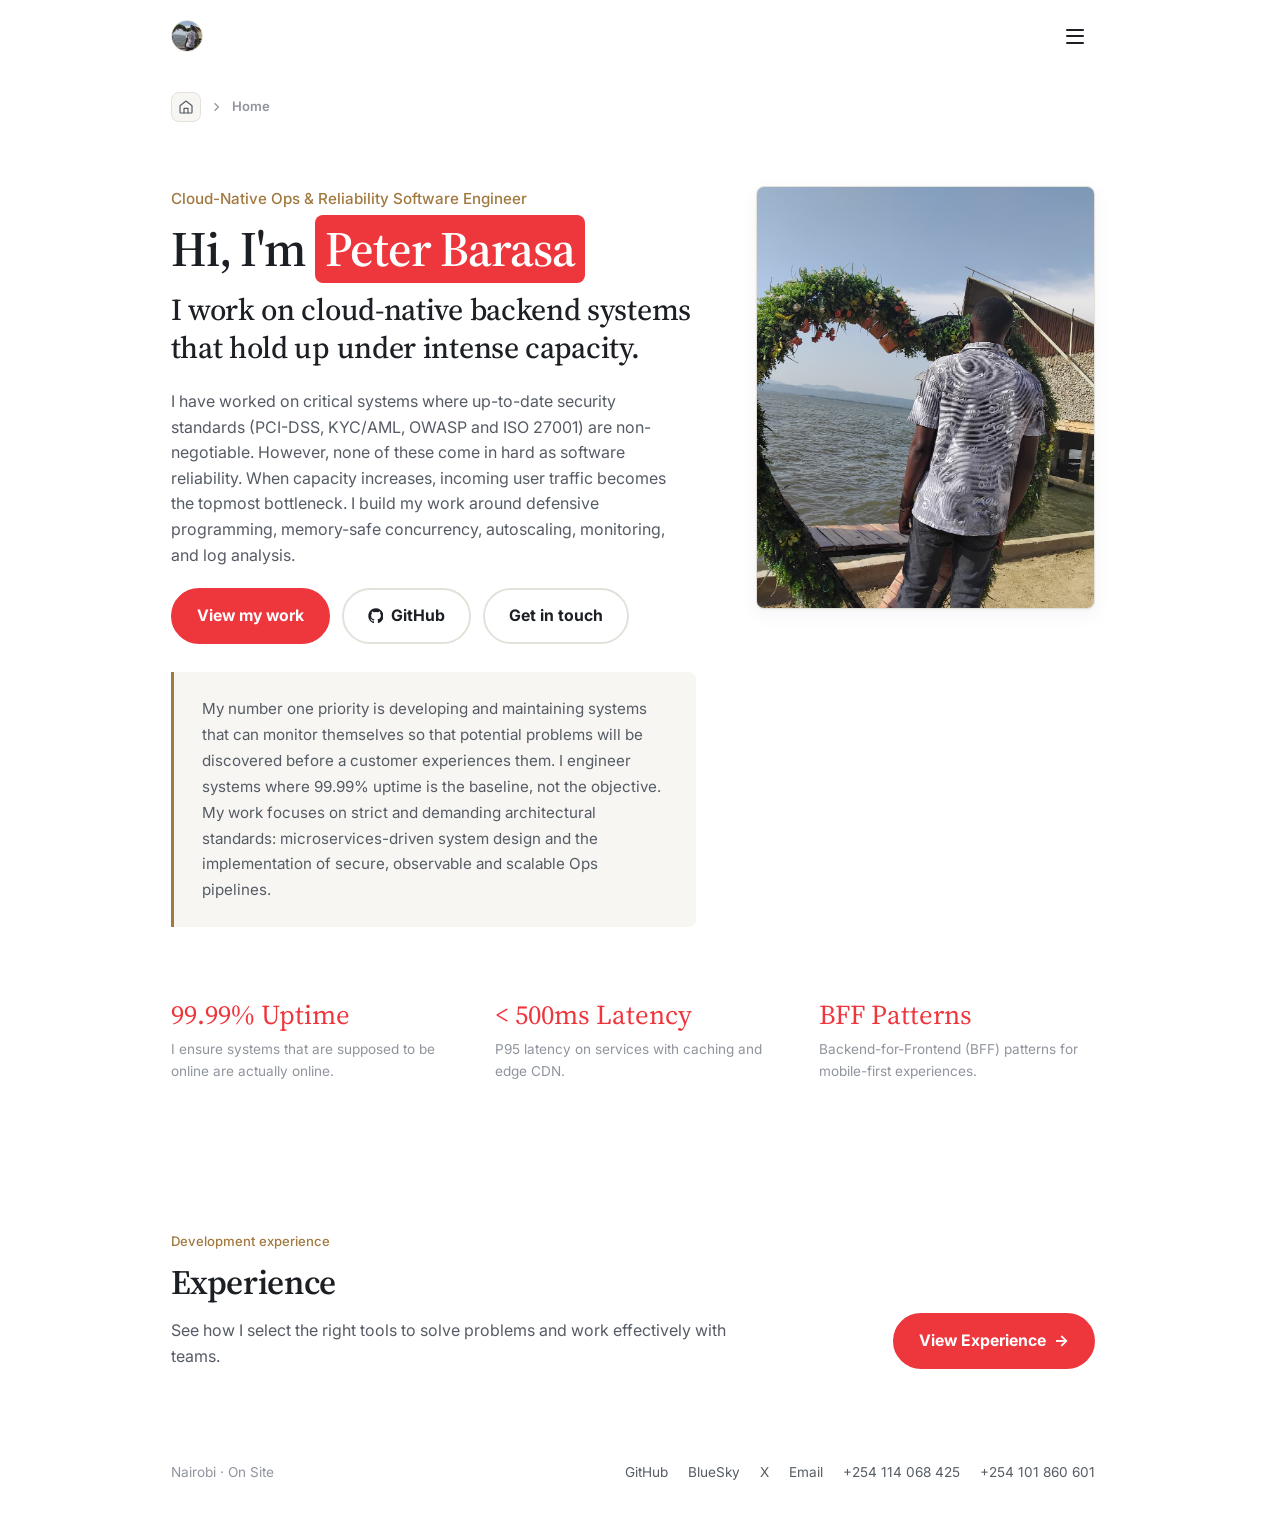
<file: index.html>
<!DOCTYPE html>
<html lang="en">

<head>
  <meta charset="UTF-8">
  <meta name="viewport" content="width=device-width, initial-scale=1, viewport-fit=cover">
  <title>Cloud-Native Backend & DevSecOps Engineer | Peter Barasa</title>
  <link rel="icon" href="static/favicon.ico" sizes="any">
  <link rel="icon" type="image/png" sizes="32x32" href="static/favicon-32x32.png">
  <link rel="icon" type="image/png" sizes="16x16" href="static/favicon-16x16.png">
  <link rel="apple-touch-icon" sizes="180x180" href="static/apple-touch-icon.png">
  <link rel="manifest" href="static/site.webmanifest">
  <meta name="theme-color" content="#ffffff">
  <link rel="preconnect" href="https://fonts.googleapis.com">
  <link rel="preconnect" href="https://fonts.gstatic.com" crossorigin>
  <link
    href="https://fonts.googleapis.com/css2?family=Source+Serif+4:opsz,wght@8..60,400;8..60,500;8..60,600;8..60,700&family=Inter:wght@400;500;600&display=swap"
    rel="stylesheet">
  <link rel="stylesheet" href="static/site.css">
  <script src="static/site.js" defer></script>
</head>

<body>
  <header class="nav">
    <div class="nav-inner">
      <a class="nav-id" href="index.html">
        <span class="avatar media">
          <img src="static/me.jpeg" alt="Peter Barasa" width="32" height="32" decoding="async">
        </span>
      </a>
      <button type="button" class="menu-btn" id="menuBtn" aria-expanded="false" aria-controls="sidebar"
        aria-label="Open menu">
        <span class="bar"></span>
        <span class="bar"></span>
        <span class="bar"></span>
      </button>
    </div>
  </header>

  <div class="sidebar-overlay" id="sidebarOverlay"></div>

  <aside class="sidebar" id="sidebar" aria-hidden="true">
    <nav class="links" aria-label="Site navigation">
      <a href="index.html">
        <svg viewBox="0 0 24 24" fill="none" stroke="currentColor" stroke-width="1.7" stroke-linecap="round"
          stroke-linejoin="round" aria-hidden="true">
          <path d="m3 10 9-7 9 7v10a1 1 0 0 1-1 1H4a1 1 0 0 1-1-1V10Z" />
          <path d="M9 21v-7h6v7" />
        </svg>
        Home
      </a>
      <a href="experience.html#philosophy">
        <svg viewBox="0 0 24 24" fill="none" stroke="currentColor" stroke-width="1.7" stroke-linecap="round"
          stroke-linejoin="round" aria-hidden="true">
          <path d="M9 18h6" />
          <path d="M10 22h4" />
          <path
            d="M15.09 14c.18-.98.65-1.74 1.41-2.5A4.65 4.65 0 0 0 18 8 6 6 0 0 0 6 8c0 1 .23 2.23 1.5 3.5A4.61 4.61 0 0 1 8.91 14" />
        </svg>
        Philosophy
      </a>
      <a href="experience.html#arsenal">
        <svg viewBox="0 0 24 24" fill="none" stroke="currentColor" stroke-width="1.7" stroke-linecap="round"
          stroke-linejoin="round" aria-hidden="true">
          <path d="M21 8.5 12 3.5 3 8.5v7L12 20.5l9-5v-7Z" />
          <path d="M3 8.5 12 13.5l9-5" />
          <path d="M12 13.5v7" />
        </svg>
        Arsenal
      </a>
      <a href="projects.html">
        <svg viewBox="0 0 24 24" fill="none" stroke="currentColor" stroke-width="1.7" stroke-linecap="round"
          stroke-linejoin="round" aria-hidden="true">
          <path d="m12 2 9 5-9 5-9-5 9-5Z" />
          <path d="m3 12 9 5 9-5" />
          <path d="m3 17 9 5 9-5" />
        </svg>
        Projects
      </a>
      <a href="focus.html#domain">
        <svg viewBox="0 0 24 24" fill="none" stroke="currentColor" stroke-width="1.7" stroke-linecap="round"
          stroke-linejoin="round" aria-hidden="true">
          <rect x="2" y="5" width="20" height="14" rx="2.5" />
          <path d="M2 10h20" />
        </svg>
        FinTech
      </a>
      <a href="focus.html#ai-workflows">
        <svg viewBox="0 0 24 24" fill="none" stroke="currentColor" stroke-width="1.7" stroke-linecap="round"
          stroke-linejoin="round" aria-hidden="true">
          <path d="M12 2.5 13.9 8 19.5 9.9 13.9 11.8 12 17.3 10.1 11.8 4.5 9.9 10.1 8 12 2.5Z" />
          <path d="M18.5 15.5 19.3 17.7 21.5 18.5 19.3 19.3 18.5 21.5 17.7 19.3 15.5 18.5 17.7 17.7 18.5 15.5Z" />
        </svg>
        AI Workflows
      </a>
      <a href="focus.html#research">
        <svg viewBox="0 0 24 24" fill="none" stroke="currentColor" stroke-width="1.7" stroke-linecap="round"
          stroke-linejoin="round" aria-hidden="true">
          <path d="M3 17 9 11l4 4 8-8" />
          <path d="M15 7h6v6" />
        </svg>
        Research
      </a>
      <a href="community.html">
        <svg viewBox="0 0 24 24" fill="none" stroke="currentColor" stroke-width="1.7" stroke-linecap="round"
          stroke-linejoin="round" aria-hidden="true">
          <path d="M16 20v-1.5A3.5 3.5 0 0 0 12.5 15h-5A3.5 3.5 0 0 0 4 18.5V20" />
          <circle cx="10" cy="7" r="3" />
          <path d="M17 9a3 3 0 1 0 0-6M20 20v-1.5a3.5 3.5 0 0 0-2.5-3.35" />
        </svg>
        Community
      </a>
      <a href="articles.html">
        <svg viewBox="0 0 24 24" fill="none" stroke="currentColor" stroke-width="1.7" stroke-linecap="round"
          stroke-linejoin="round" aria-hidden="true">
          <path d="M5 3h11l3 3v15H5z" />
          <path d="M8 10h8M8 14h8M8 18h5" />
        </svg>
        Articles
      </a>

      <a href="education.html">
        <svg viewBox="0 0 24 24" fill="none" stroke="currentColor" stroke-width="1.7" stroke-linecap="round"
          stroke-linejoin="round" aria-hidden="true">
          <path d="M22 9.5 12 4.5 2 9.5l10 5 10-5Z" />
          <path d="M6 11.8V16c0 1.4 2.7 2.5 6 2.5s6-1.1 6-2.5v-4.2" />
        </svg>
        Education
      </a>
      <a href="contact.html">
        <svg viewBox="0 0 24 24" fill="none" stroke="currentColor" stroke-width="1.7" stroke-linecap="round"
          stroke-linejoin="round" aria-hidden="true">
          <rect x="2.5" y="4.5" width="19" height="15" rx="2.5" />
          <path d="m3.5 7 8.5 6 8.5-6" />
        </svg>
        Connect
      </a>
    </nav>
    <div class="sidebar-foot">
      <a href="https://github.com/barasapeter" target="_blank" rel="noopener">GitHub</a>
      <a href="https://bsky.app/profile/barasapeter.bsky.social" target="_blank" rel="noopener">BlueSky</a>
      <a href="https://x.com/devilmusk" target="_blank" rel="noopener">X</a>
    </div>
  </aside>
  <div class="page-trail wrap" aria-label="You are here">
    <a href="index.html" aria-label="Home">
      <svg viewBox="0 0 24 24" fill="none" stroke="currentColor" stroke-width="1.8" stroke-linecap="round"
        stroke-linejoin="round" aria-hidden="true">
        <path d="m3 10 9-7 9 7v10a1 1 0 0 1-1 1H4a1 1 0 0 1-1-1V10Z" />
        <path d="M9 21v-7h6v7" />
      </svg>
    </a>
    <svg class="trail-arrow" viewBox="0 0 24 24" fill="none" stroke="currentColor" stroke-width="2" aria-hidden="true">
      <path d="m9 18 6-6-6-6" />
    </svg>
    <span aria-current="page">Home</span>
  </div>
  <main id="top">
    <section class="hero wrap">
      <div class="hero-grid">
        <div>
          <p class="role">Cloud-Native Ops &amp; Reliability Software Engineer</p>
          <h1>Hi, I'm <span class="name">Peter Barasa</span></h1>
          <p class="headline">I work on cloud-native backend systems that hold up under intense capacity.</p>
          <p class="desc desc-primary">I have worked on critical systems where up-to-date security standards
            (PCI-DSS, KYC/AML, OWASP and ISO 27001) are non-negotiable. However, none of these come in hard as
            software
            reliability. When capacity increases, incoming user traffic becomes the topmost bottleneck.

            I build my work around defensive programming, memory-safe concurrency, autoscaling, monitoring, and log
            analysis.
          </p>
          <div class="hero-ctas">
            <a class="btn primary" href="projects.html">View my work</a>
            <a class="btn" href="https://github.com/barasapeter" target="_blank" rel="noopener">
              <svg class="btn-icon" viewBox="0 0 24 24" fill="currentColor" aria-hidden="true" focusable="false">
                <path
                  d="M12 .5C5.73.5.5 5.73.5 12c0 5.08 3.29 9.39 7.86 10.91.58.11.79-.25.79-.56v-2.17c-3.2.7-3.87-1.37-3.87-1.37-.53-1.34-1.3-1.7-1.3-1.7-1.06-.72.08-.71.08-.71 1.17.08 1.79 1.2 1.79 1.2 1.04 1.79 2.73 1.27 3.4.97.11-.75.41-1.27.74-1.56-2.55-.29-5.24-1.28-5.24-5.68 0-1.25.45-2.28 1.18-3.08-.12-.29-.51-1.46.11-3.05 0 0 .97-.31 3.18 1.18a11 11 0 0 1 5.79 0c2.21-1.49 3.18-1.18 3.18-1.18.62 1.59.23 2.76.11 3.05.73.8 1.18 1.83 1.18 3.08 0 4.41-2.7 5.38-5.26 5.67.42.36.79 1.07.79 2.16v3.2c0 .31.21.68.8.56C20.21 21.39 23.5 17.08 23.5 12 23.5 5.73 18.27.5 12 .5z" />
              </svg>
              GitHub
            </a>
            <a class="btn"
              href="https://cardlabs.cloud/cdn-cgi/l/email-protection#9bf9fae9fae8faebfeeffee9aea9dbfcf6faf2f7b5f8f4f6">Get
              in touch</a>
          </div>

          <aside class="hero-note">
            <p>My number one priority is developing and maintaining systems that can monitor themselves so that
              potential problems will be discovered before a customer experiences them.

              I engineer systems where 99.99% uptime is the baseline, not the objective. My work focuses on strict and
              demanding architectural standards: microservices-driven system design and the implementation of secure,
              observable and scalable Ops pipelines.</p>
          </aside>
        </div>
        <div class="hero-photo media">
          <img src="static/me.jpeg" alt="Portrait" width="680" height="850" fetchpriority="high" decoding="async">
        </div>
      </div>
      <div class="stat-strip">
        <div class="stat"><span class="num">99.99% Uptime</span><span class="label">I ensure systems that are supposed
            to be online are actually online.</span>
        </div>
        <div class="stat"><span class="num">&lt; 500ms Latency</span><span class="label">P95 latency on services with
            caching and edge CDN.</span>
        </div>
        <div class="stat"><span class="num">BFF Patterns</span><span class="label">Backend-for-Frontend (BFF) patterns
            for mobile-first experiences.</span></div>
      </div>
    </section>
    <section class="page-next wrap" aria-label="Continue exploring">
      <span class="eyebrow">Development experience</span>
      <div class="page-next-inner">
        <div>
          <h2>Experience</h2>
          <p>See how I select the right tools to solve problems and work effectively with teams.</p>
        </div>
        <a class="btn primary" href="experience.html">View Experience <span aria-hidden="true">→</span></a>
      </div>
    </section>
  </main>
  <footer class="wrap">
    <div class="footer-inner">
      <span>Nairobi · On Site</span>
      <div class="footer-links">
        <a href="https://github.com/barasapeter" target="_blank" rel="noopener">GitHub</a>
        <a href="https://bsky.app/profile/barasapeter.bsky.social" target="_blank" rel="noopener">BlueSky</a>
        <a href="https://x.com/devilmusk" target="_blank" rel="noopener">X</a>
        <a
          href="https://cardlabs.cloud/cdn-cgi/l/email-protection#9bf9fae9fae8faebfeeffee9aea9dbfcf6faf2f7b5f8f4f6">Email</a>
        <a href="tel:+254114068425">+254 114 068 425</a>
        <a href="tel:+254101860601">+254 101 860 601</a>
      </div>

    </div>
  </footer>
</body>

</html>
</file>
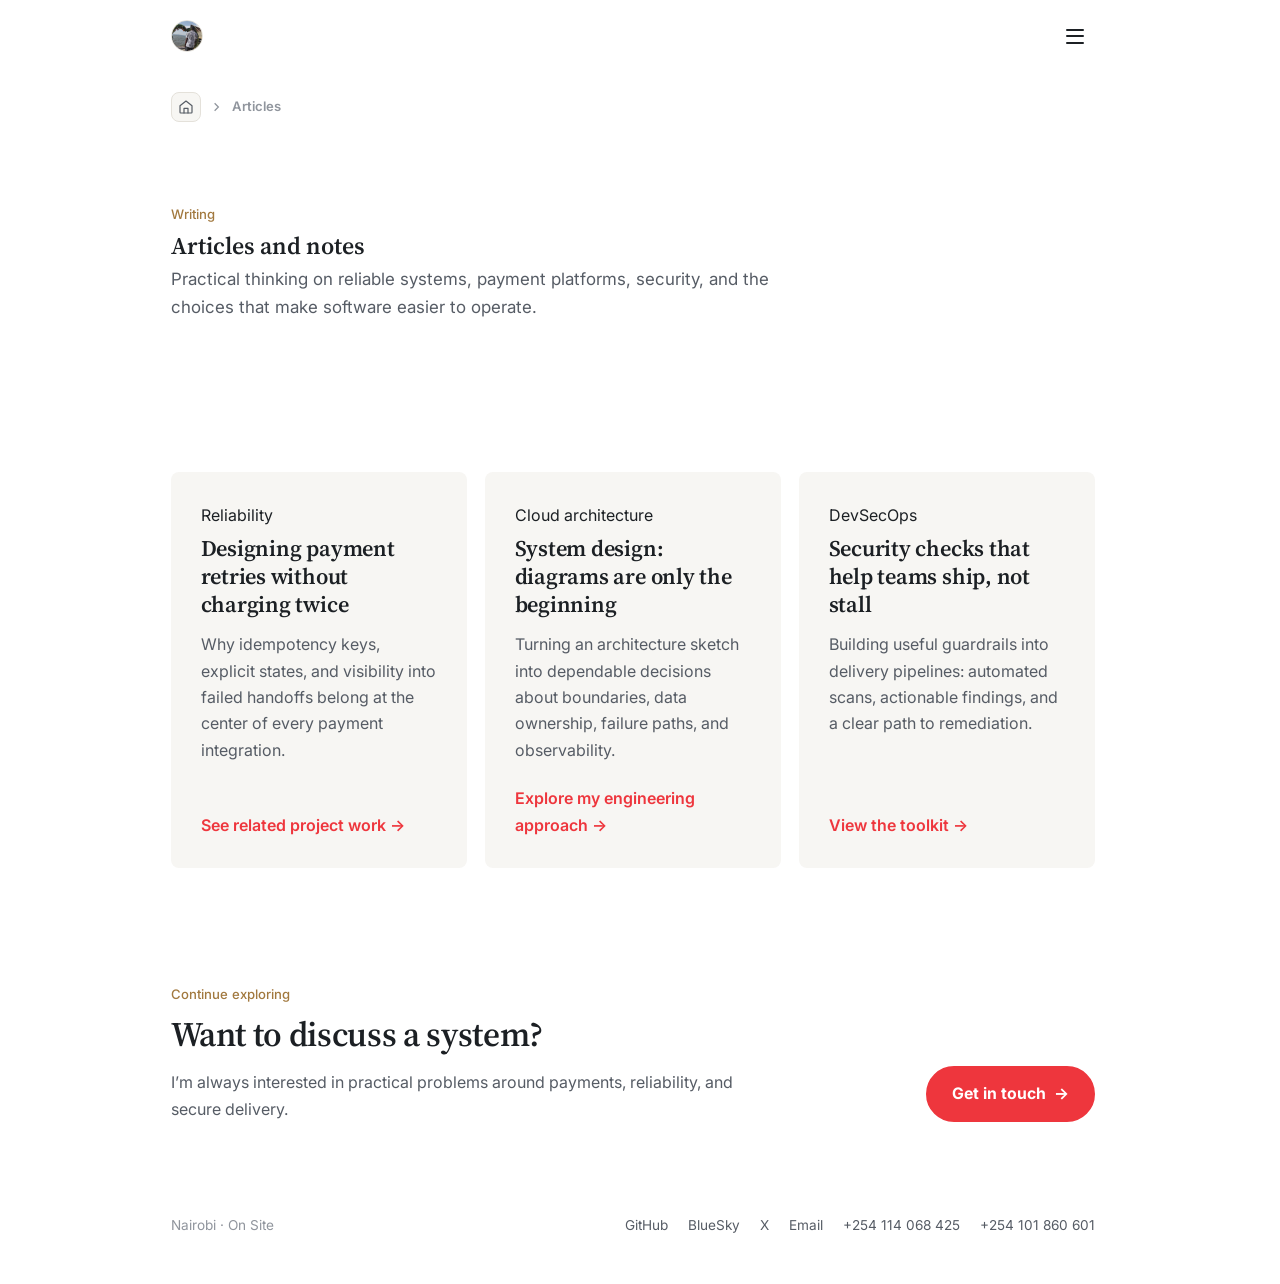
<file: articles.html>
<!DOCTYPE html>
<html lang="en">

<head>
  <meta charset="UTF-8">
  <meta name="viewport" content="width=device-width, initial-scale=1, viewport-fit=cover">
  <title>Articles | Peter Barasa</title>
  <link rel="icon" href="static/favicon.ico" sizes="any">
  <link rel="icon" type="image/png" sizes="32x32" href="static/favicon-32x32.png">
  <link rel="icon" type="image/png" sizes="16x16" href="static/favicon-16x16.png">
  <link rel="apple-touch-icon" sizes="180x180" href="static/apple-touch-icon.png">
  <link rel="manifest" href="static/site.webmanifest">
  <meta name="theme-color" content="#ffffff">
  <link rel="preconnect" href="https://fonts.googleapis.com">
  <link rel="preconnect" href="https://fonts.gstatic.com" crossorigin>
  <link
    href="https://fonts.googleapis.com/css2?family=Source+Serif+4:opsz,wght@8..60,400;8..60,500;8..60,600;8..60,700&family=Inter:wght@400;500;600&display=swap"
    rel="stylesheet">
  <link rel="stylesheet" href="static/site.css">
  <script src="static/site.js" defer></script>
</head>

<body>
  <header class="nav">
    <div class="nav-inner">
      <a class="nav-id" href="index.html">
        <span class="avatar media">
          <img src="static/me.jpeg" alt="Peter Barasa" width="32" height="32" decoding="async">
        </span>
      </a>
      <button type="button" class="menu-btn" id="menuBtn" aria-expanded="false" aria-controls="sidebar"
        aria-label="Open menu">
        <span class="bar"></span>
        <span class="bar"></span>
        <span class="bar"></span>
      </button>
    </div>
  </header>

  <div class="sidebar-overlay" id="sidebarOverlay"></div>

  <aside class="sidebar" id="sidebar" aria-hidden="true">
    <nav class="links" aria-label="Site navigation">
      <a href="index.html">
        <svg viewBox="0 0 24 24" fill="none" stroke="currentColor" stroke-width="1.7" stroke-linecap="round"
          stroke-linejoin="round" aria-hidden="true">
          <path d="m3 10 9-7 9 7v10a1 1 0 0 1-1 1H4a1 1 0 0 1-1-1V10Z" />
          <path d="M9 21v-7h6v7" />
        </svg>
        Home
      </a>
      <a href="experience.html#philosophy">
        <svg viewBox="0 0 24 24" fill="none" stroke="currentColor" stroke-width="1.7" stroke-linecap="round"
          stroke-linejoin="round" aria-hidden="true">
          <path d="M9 18h6" />
          <path d="M10 22h4" />
          <path
            d="M15.09 14c.18-.98.65-1.74 1.41-2.5A4.65 4.65 0 0 0 18 8 6 6 0 0 0 6 8c0 1 .23 2.23 1.5 3.5A4.61 4.61 0 0 1 8.91 14" />
        </svg>
        Philosophy
      </a>
      <a href="experience.html#arsenal">
        <svg viewBox="0 0 24 24" fill="none" stroke="currentColor" stroke-width="1.7" stroke-linecap="round"
          stroke-linejoin="round" aria-hidden="true">
          <path d="M21 8.5 12 3.5 3 8.5v7L12 20.5l9-5v-7Z" />
          <path d="M3 8.5 12 13.5l9-5" />
          <path d="M12 13.5v7" />
        </svg>
        Arsenal
      </a>
      <a href="projects.html">
        <svg viewBox="0 0 24 24" fill="none" stroke="currentColor" stroke-width="1.7" stroke-linecap="round"
          stroke-linejoin="round" aria-hidden="true">
          <path d="m12 2 9 5-9 5-9-5 9-5Z" />
          <path d="m3 12 9 5 9-5" />
          <path d="m3 17 9 5 9-5" />
        </svg>
        Projects
      </a>
      <a href="focus.html#domain">
        <svg viewBox="0 0 24 24" fill="none" stroke="currentColor" stroke-width="1.7" stroke-linecap="round"
          stroke-linejoin="round" aria-hidden="true">
          <rect x="2" y="5" width="20" height="14" rx="2.5" />
          <path d="M2 10h20" />
        </svg>
        FinTech
      </a>
      <a href="focus.html#ai-workflows">
        <svg viewBox="0 0 24 24" fill="none" stroke="currentColor" stroke-width="1.7" stroke-linecap="round"
          stroke-linejoin="round" aria-hidden="true">
          <path d="M12 2.5 13.9 8 19.5 9.9 13.9 11.8 12 17.3 10.1 11.8 4.5 9.9 10.1 8 12 2.5Z" />
          <path d="M18.5 15.5 19.3 17.7 21.5 18.5 19.3 19.3 18.5 21.5 17.7 19.3 15.5 18.5 17.7 17.7 18.5 15.5Z" />
        </svg>
        AI Workflows
      </a>
      <a href="focus.html#research">
        <svg viewBox="0 0 24 24" fill="none" stroke="currentColor" stroke-width="1.7" stroke-linecap="round"
          stroke-linejoin="round" aria-hidden="true">
          <path d="M3 17 9 11l4 4 8-8" />
          <path d="M15 7h6v6" />
        </svg>
        Research
      </a>
      <a href="community.html">
        <svg viewBox="0 0 24 24" fill="none" stroke="currentColor" stroke-width="1.7" stroke-linecap="round"
          stroke-linejoin="round" aria-hidden="true">
          <path d="M16 20v-1.5A3.5 3.5 0 0 0 12.5 15h-5A3.5 3.5 0 0 0 4 18.5V20" />
          <circle cx="10" cy="7" r="3" />
          <path d="M17 9a3 3 0 1 0 0-6M20 20v-1.5a3.5 3.5 0 0 0-2.5-3.35" />
        </svg>
        Community
      </a>
      <a href="articles.html">
        <svg viewBox="0 0 24 24" fill="none" stroke="currentColor" stroke-width="1.7" stroke-linecap="round"
          stroke-linejoin="round" aria-hidden="true">
          <path d="M5 3h11l3 3v15H5z" />
          <path d="M8 10h8M8 14h8M8 18h5" />
        </svg>
        Articles
      </a>

      <a href="education.html">
        <svg viewBox="0 0 24 24" fill="none" stroke="currentColor" stroke-width="1.7" stroke-linecap="round"
          stroke-linejoin="round" aria-hidden="true">
          <path d="M22 9.5 12 4.5 2 9.5l10 5 10-5Z" />
          <path d="M6 11.8V16c0 1.4 2.7 2.5 6 2.5s6-1.1 6-2.5v-4.2" />
        </svg>
        Education
      </a>
      <a href="contact.html">
        <svg viewBox="0 0 24 24" fill="none" stroke="currentColor" stroke-width="1.7" stroke-linecap="round"
          stroke-linejoin="round" aria-hidden="true">
          <rect x="2.5" y="4.5" width="19" height="15" rx="2.5" />
          <path d="m3.5 7 8.5 6 8.5-6" />
        </svg>
        Connect
      </a>
    </nav>
    <div class="sidebar-foot">
      <a href="https://github.com/barasapeter" target="_blank" rel="noopener">GitHub</a>
      <a href="https://bsky.app/profile/barasapeter.bsky.social" target="_blank" rel="noopener">BlueSky</a>
      <a href="https://x.com/devilmusk" target="_blank" rel="noopener">X</a>
    </div>
  </aside>
  <div class="page-trail wrap" aria-label="You are here">
    <a href="index.html" aria-label="Home">
      <svg viewBox="0 0 24 24" fill="none" stroke="currentColor" stroke-width="1.8" stroke-linecap="round"
        stroke-linejoin="round" aria-hidden="true">
        <path d="m3 10 9-7 9 7v10a1 1 0 0 1-1 1H4a1 1 0 0 1-1-1V10Z" />
        <path d="M9 21v-7h6v7" />
      </svg>
    </a>
    <svg class="trail-arrow" viewBox="0 0 24 24" fill="none" stroke="currentColor" stroke-width="2" aria-hidden="true">
      <path d="m9 18 6-6-6-6" />
    </svg>
    <span aria-current="page">Articles</span>
  </div>
  <main id="top">
    <section class="wrap articles-intro">
      <span class="eyebrow">Writing</span>
      <h1>Articles and notes</h1>
      <p class="lede">Practical thinking on reliable systems, payment platforms, security, and the choices that make
        software easier to operate.</p>
    </section>
    <section class="wrap article-list" aria-label="Articles">
      <article class="article-card">
        <span class="kicker">Reliability</span>
        <h2>Designing payment retries without charging twice</h2>
        <p>Why idempotency keys, explicit states, and visibility into failed handoffs belong at the center of every
          payment integration.</p>
        <a class="text-link" href="more-projects.html">See related project work <span aria-hidden="true">→</span></a>
      </article>
      <article id="system-design" class="article-card">
        <span class="kicker">Cloud architecture</span>
        <h2>System design: diagrams are only the beginning</h2>
        <p>Turning an architecture sketch into dependable decisions about boundaries, data ownership, failure paths, and
          observability.</p>
        <a class="text-link" href="experience.html">Explore my engineering approach <span
            aria-hidden="true">→</span></a>
      </article>
      <article class="article-card">
        <span class="kicker">DevSecOps</span>
        <h2>Security checks that help teams ship, not stall</h2>
        <p>Building useful guardrails into delivery pipelines: automated scans, actionable findings, and a clear path to
          remediation.</p>
        <a class="text-link" href="experience.html#arsenal">View the toolkit <span aria-hidden="true">→</span></a>
      </article>
    </section>
    <section class="page-next wrap" aria-label="Continue exploring">
      <span class="eyebrow">Continue exploring</span>
      <div class="page-next-inner">
        <div>
          <h2>Want to discuss a system?</h2>
          <p>I’m always interested in practical problems around payments, reliability, and secure delivery.</p>
        </div>
        <a class="btn primary" href="contact.html">Get in touch <span aria-hidden="true">→</span></a>
      </div>
    </section>
  </main>
  <footer class="wrap">
    <div class="footer-inner">
      <span>Nairobi · On Site</span>
      <div class="footer-links">
        <a href="https://github.com/barasapeter" target="_blank" rel="noopener">GitHub</a>
        <a href="https://bsky.app/profile/barasapeter.bsky.social" target="_blank" rel="noopener">BlueSky</a>
        <a href="https://x.com/devilmusk" target="_blank" rel="noopener">X</a>
        <a
          href="https://cardlabs.cloud/cdn-cgi/l/email-protection#9bf9fae9fae8faebfeeffee9aea9dbfcf6faf2f7b5f8f4f6">Email</a>
        <a href="tel:+254114068425">+254 114 068 425</a>
        <a href="tel:+254101860601">+254 101 860 601</a>
      </div>

    </div>
  </footer>
</body>

</html>
</file>
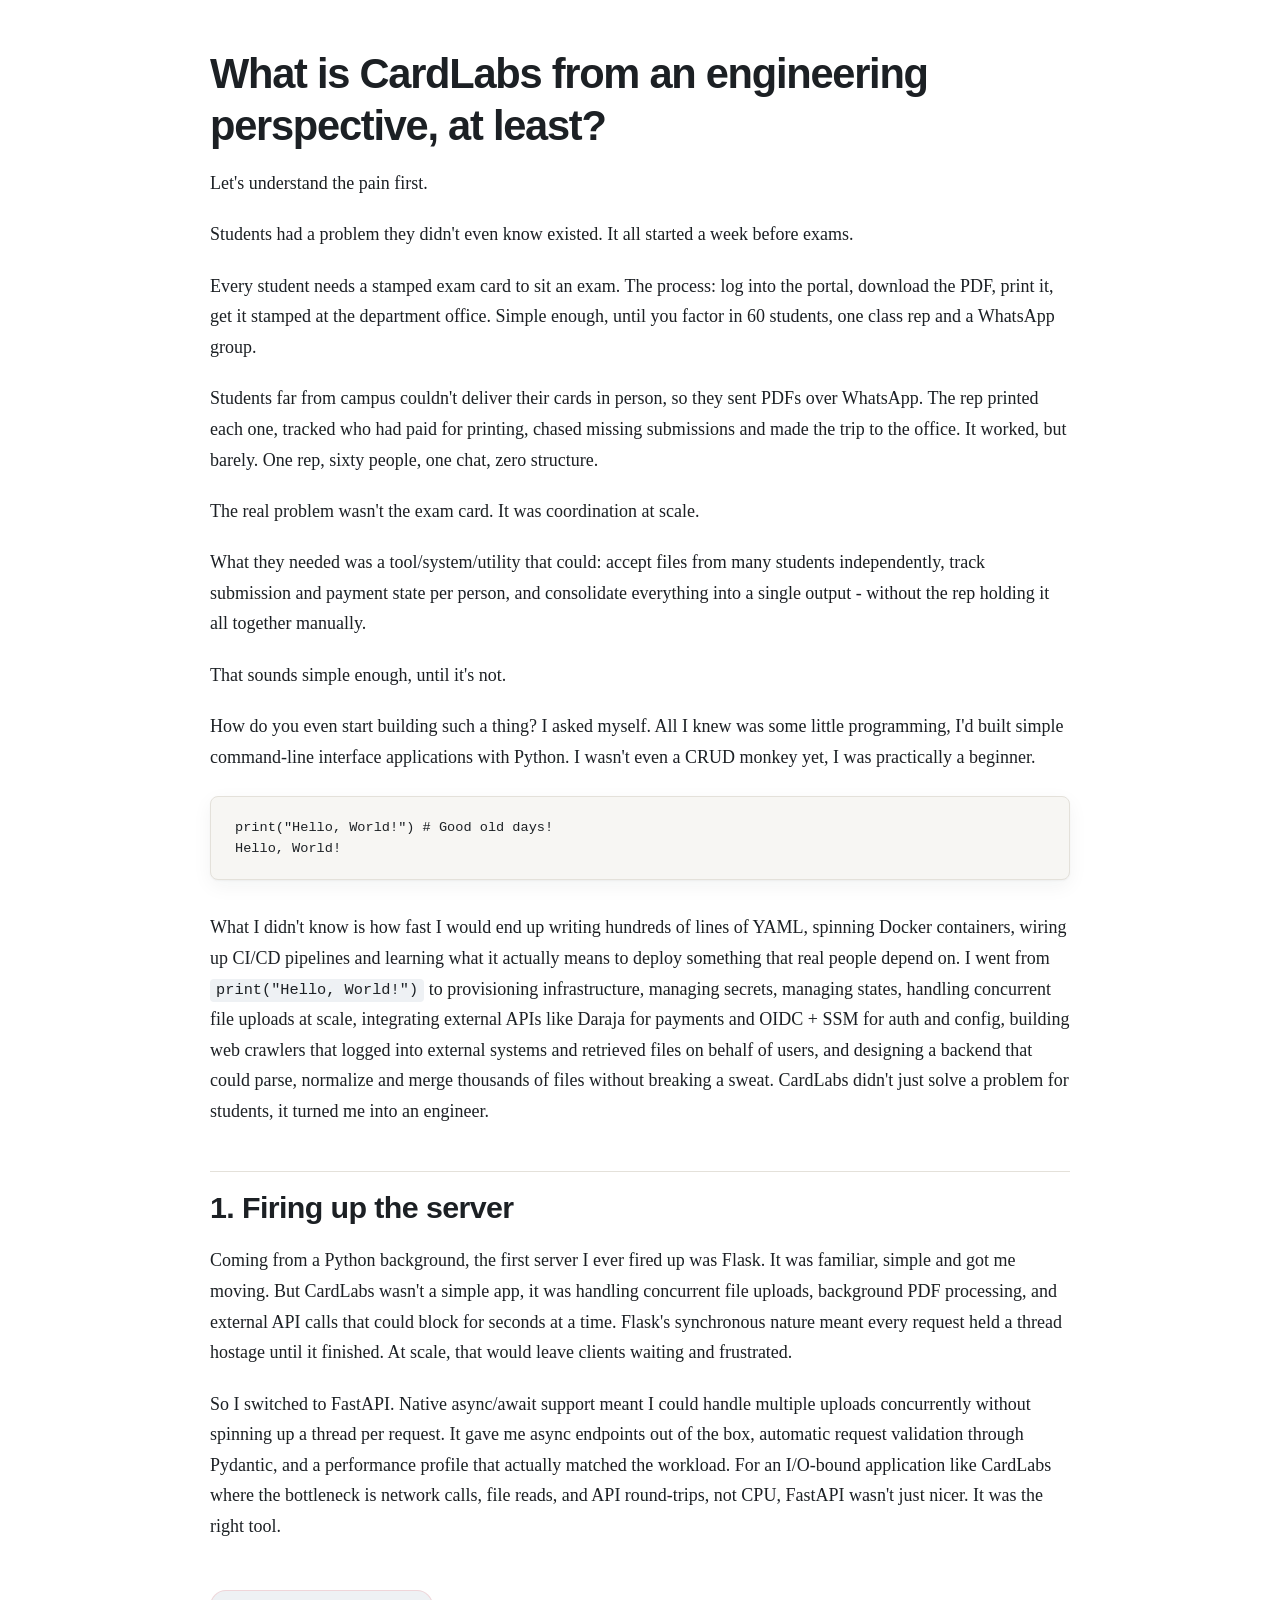
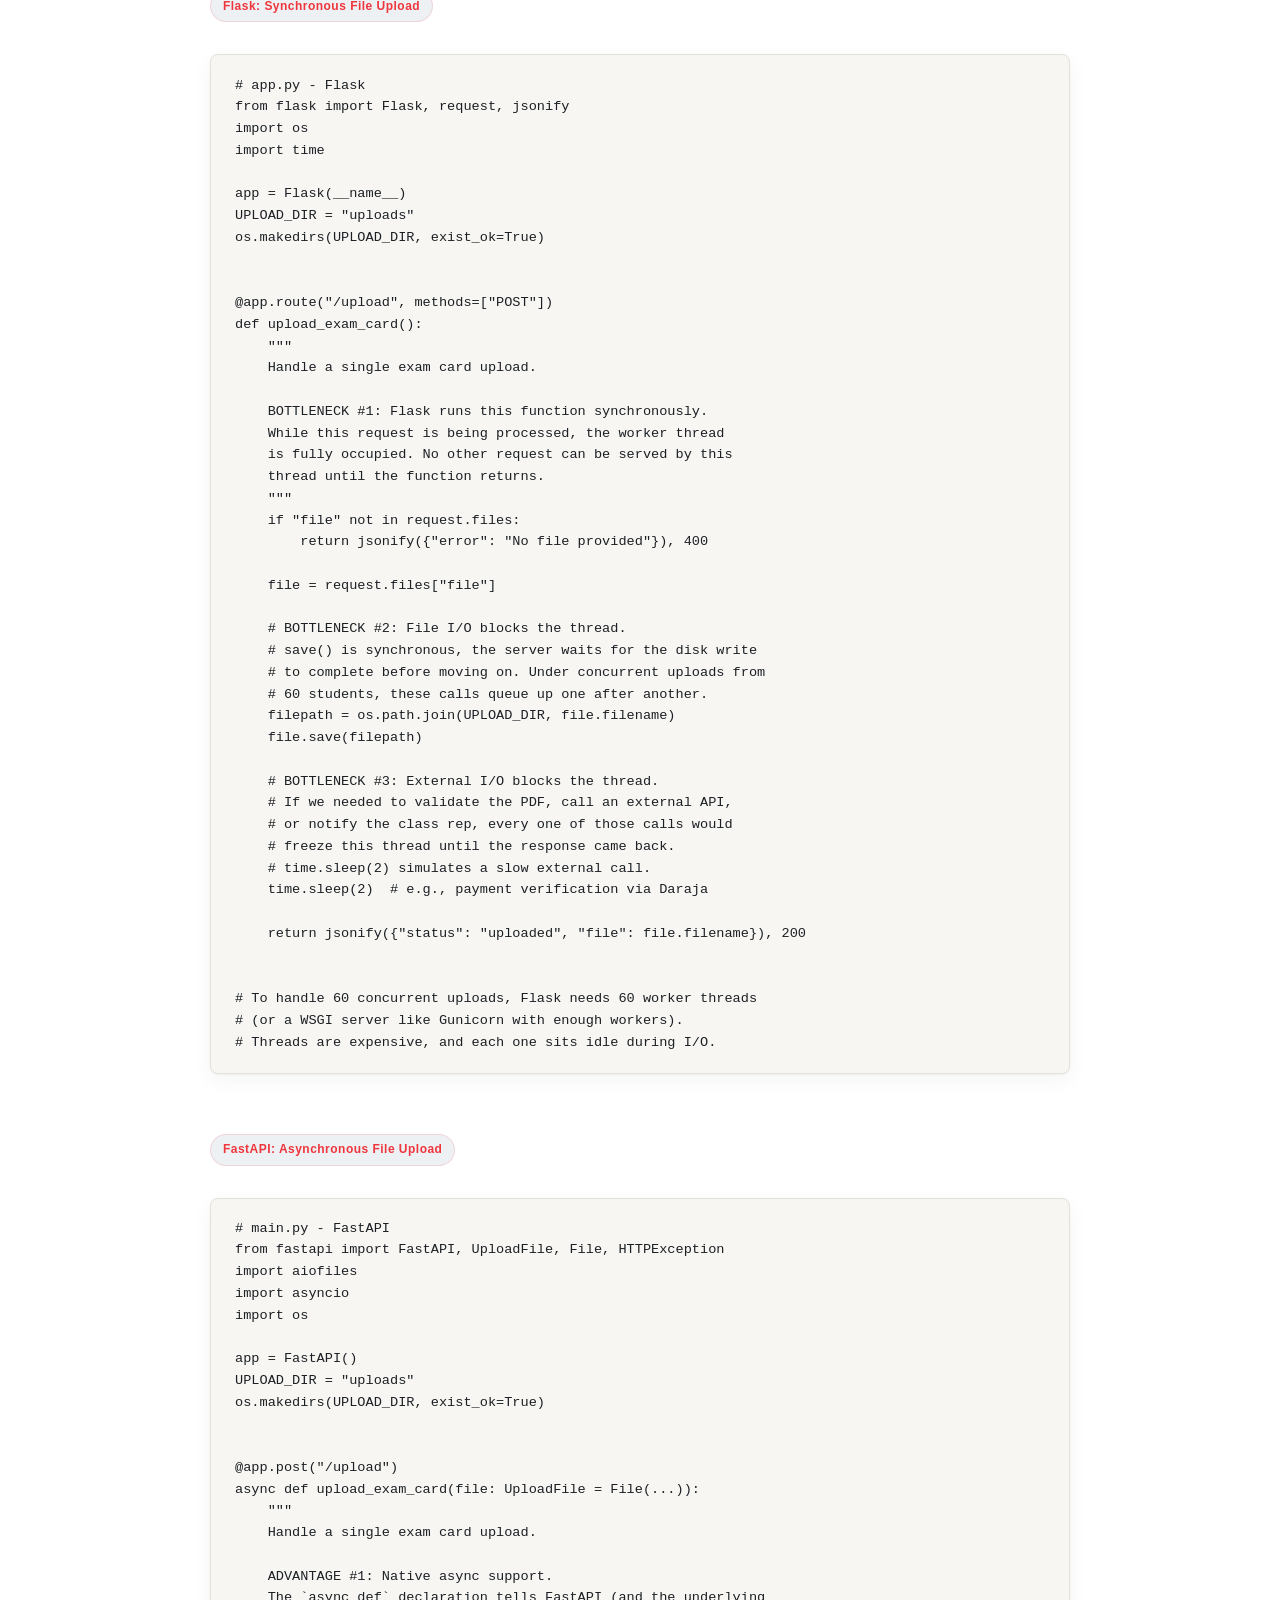
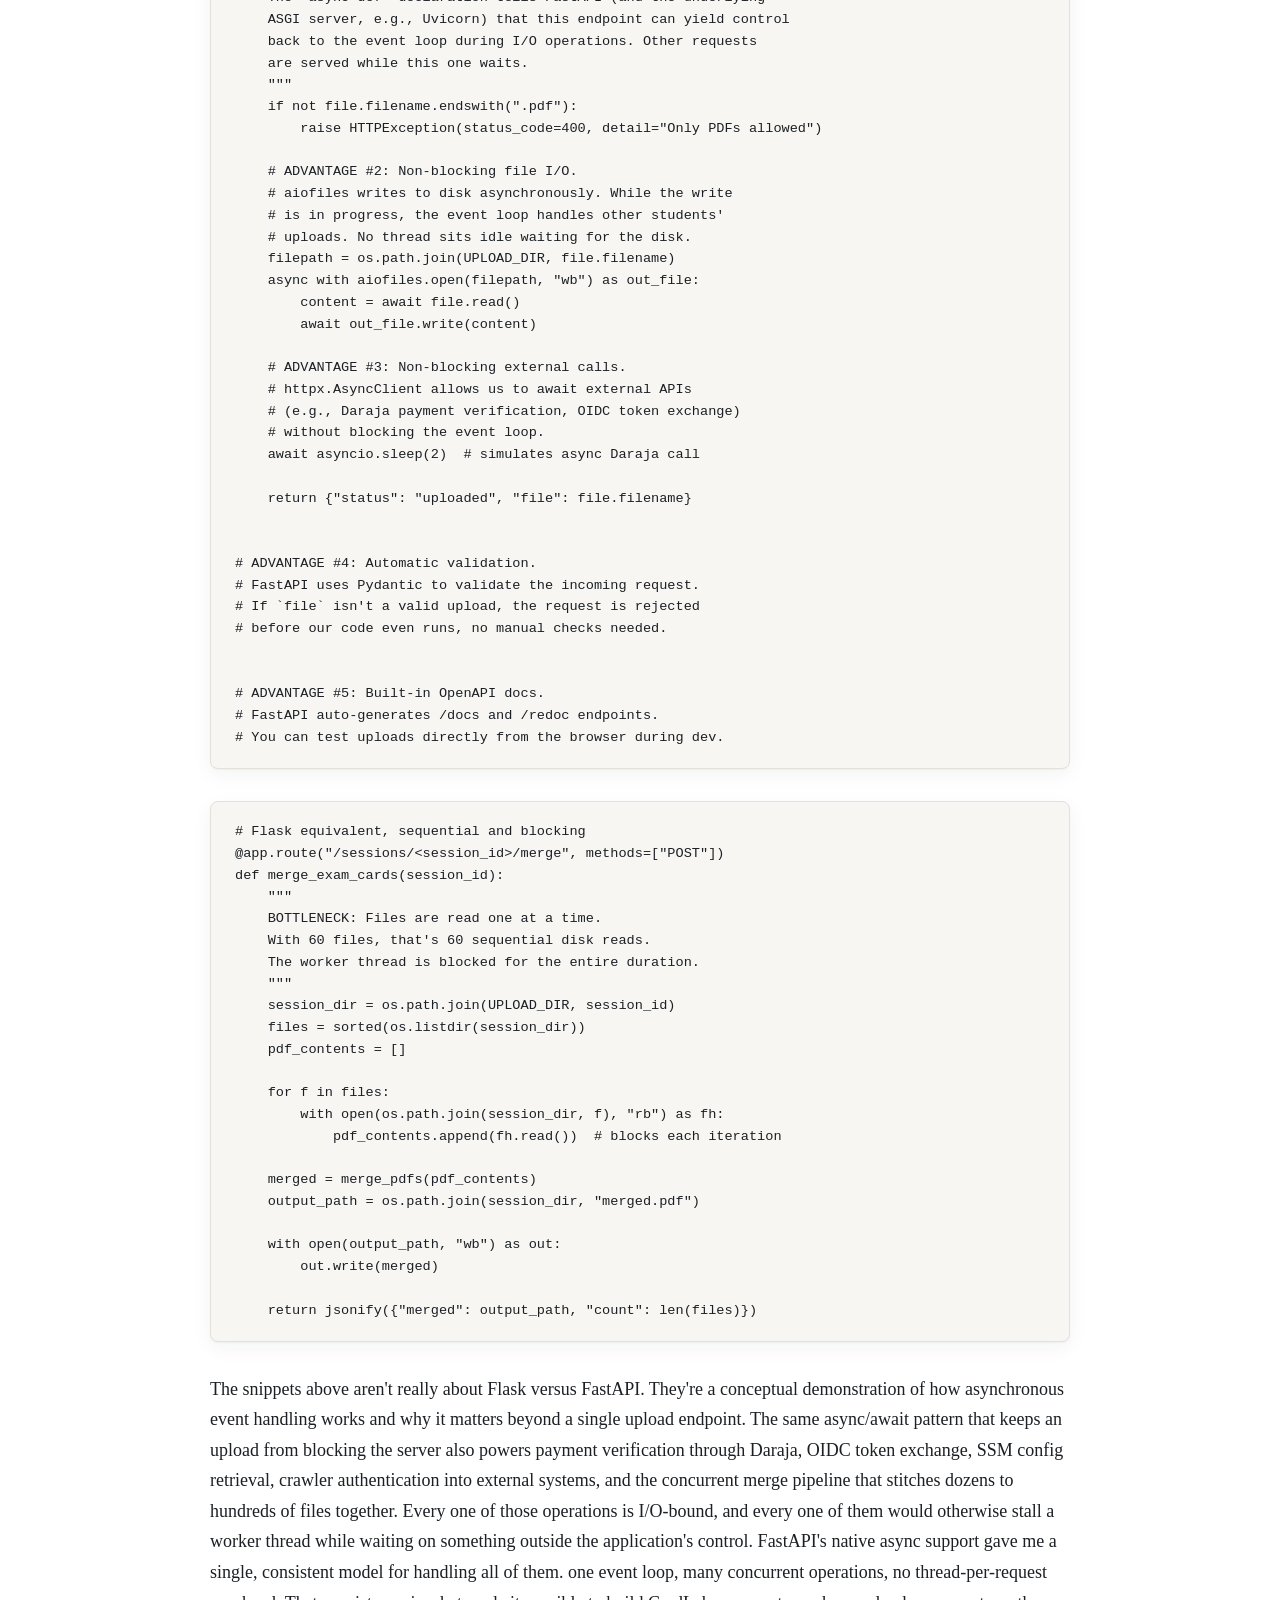
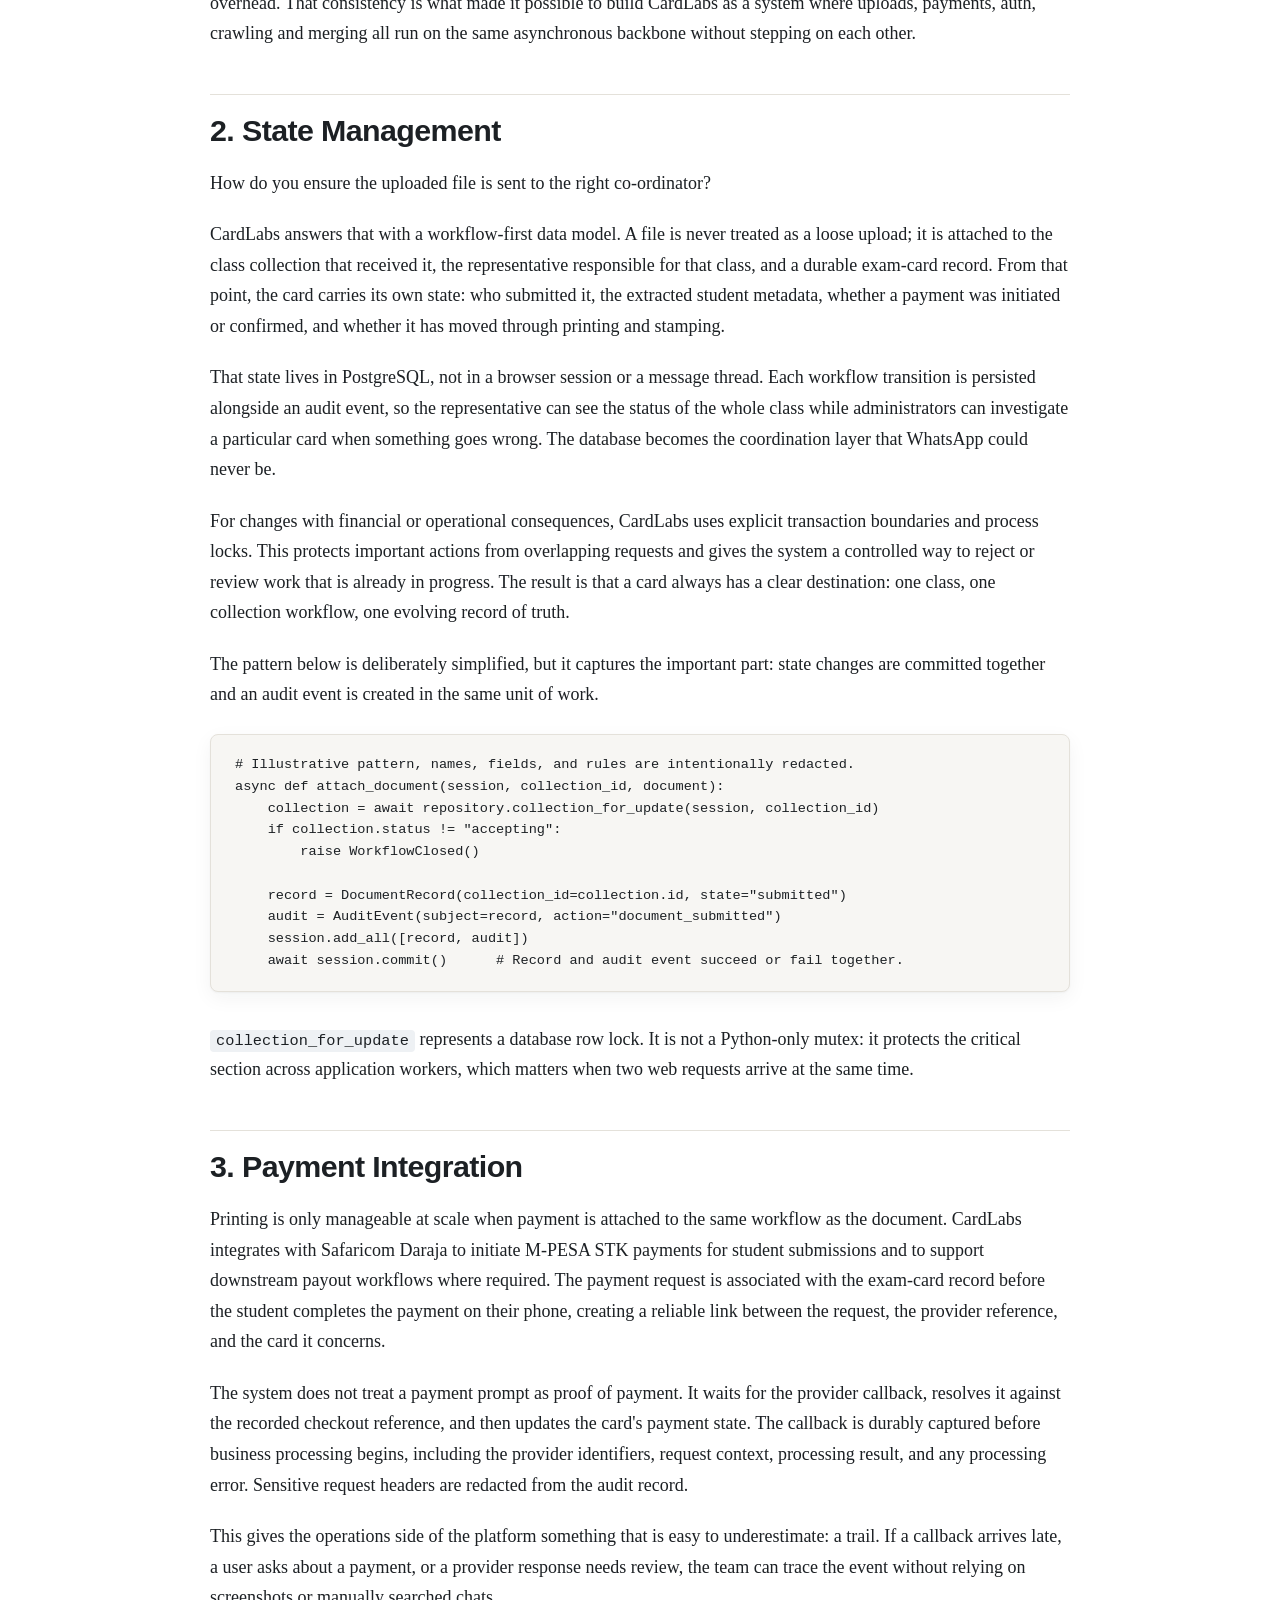
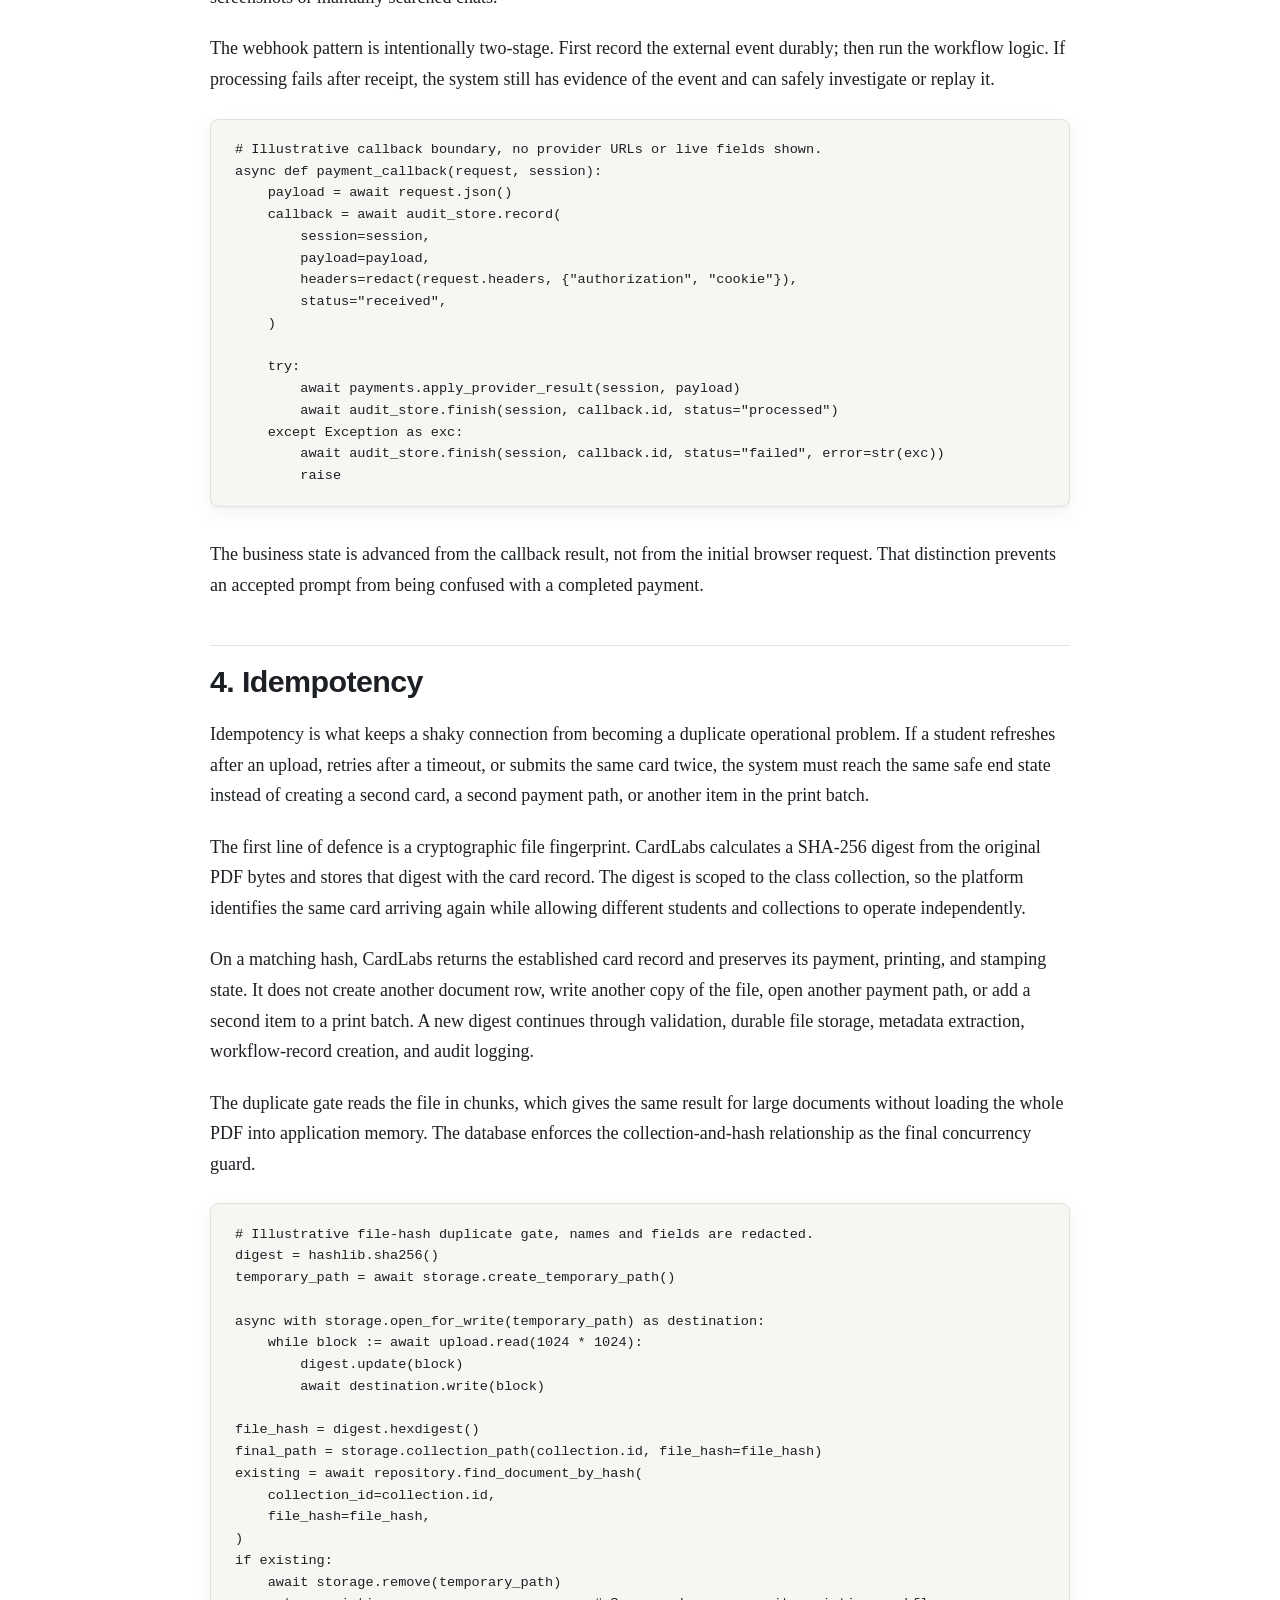
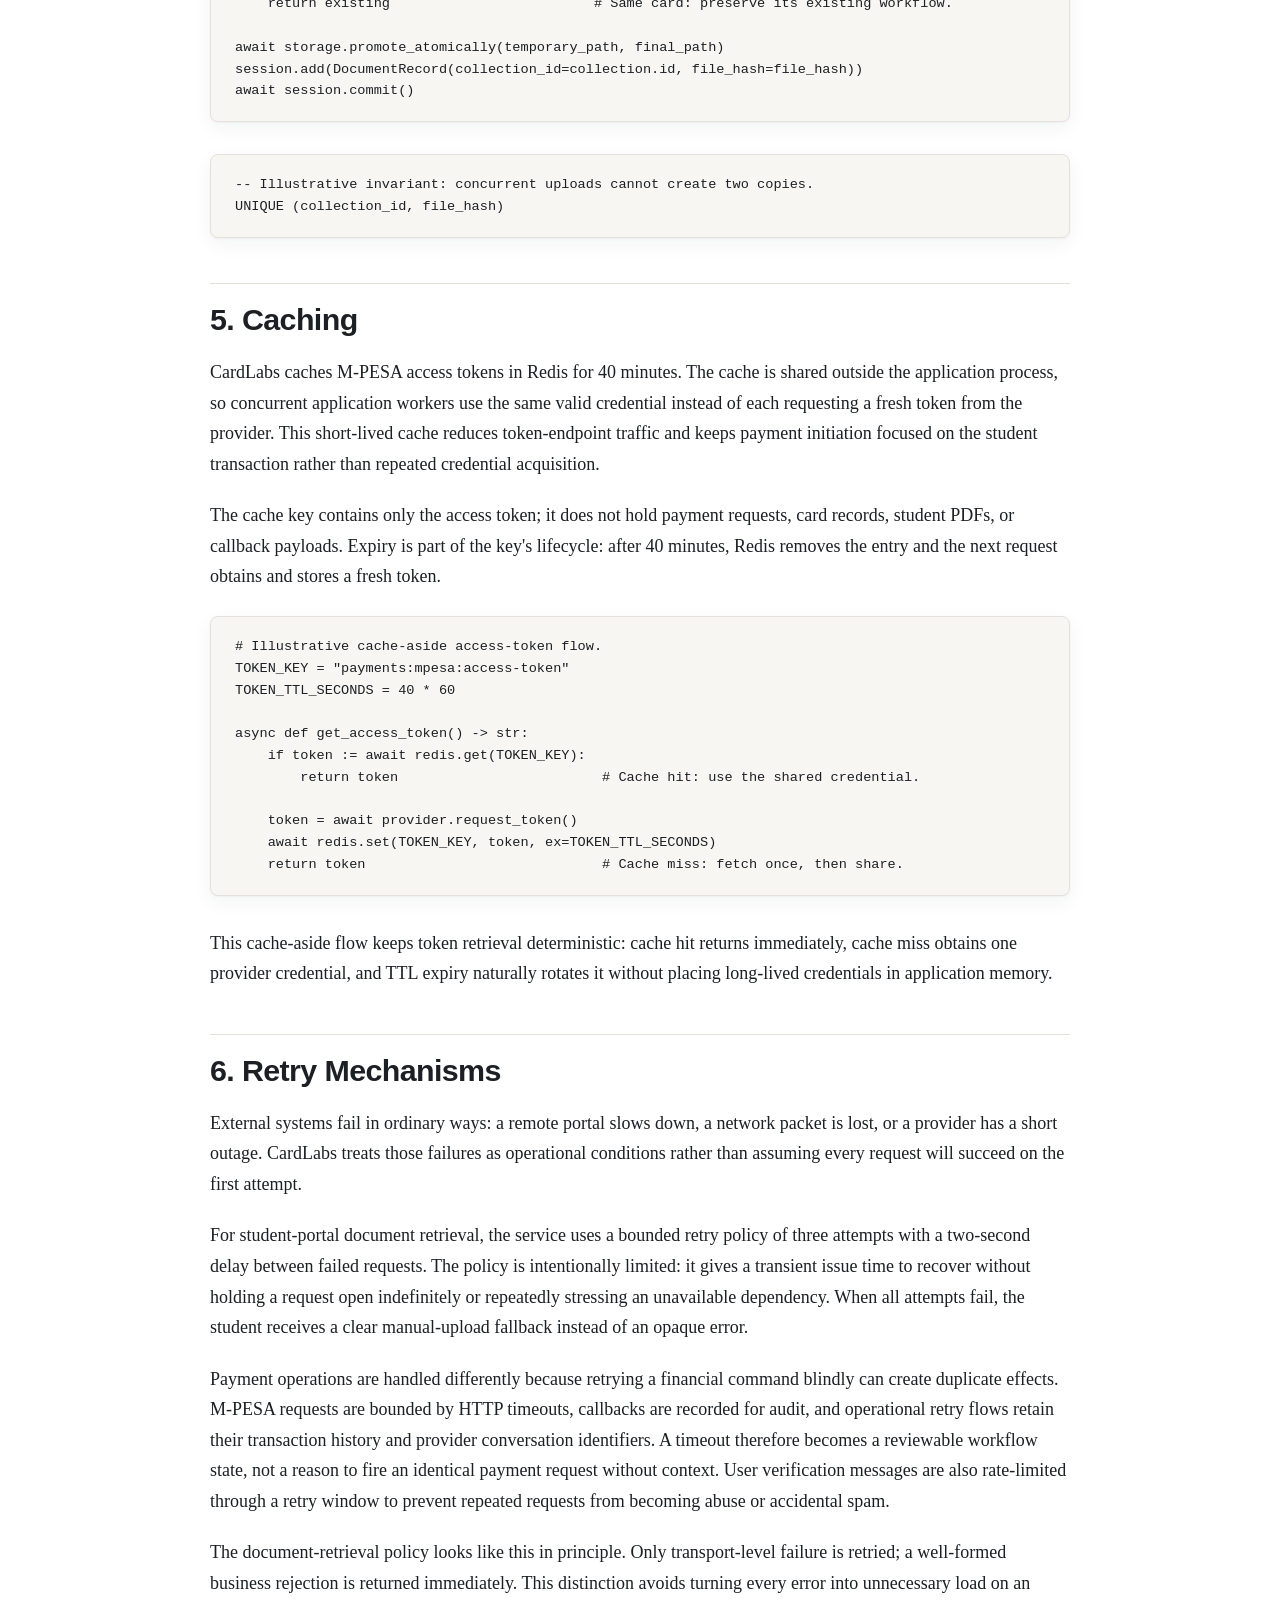
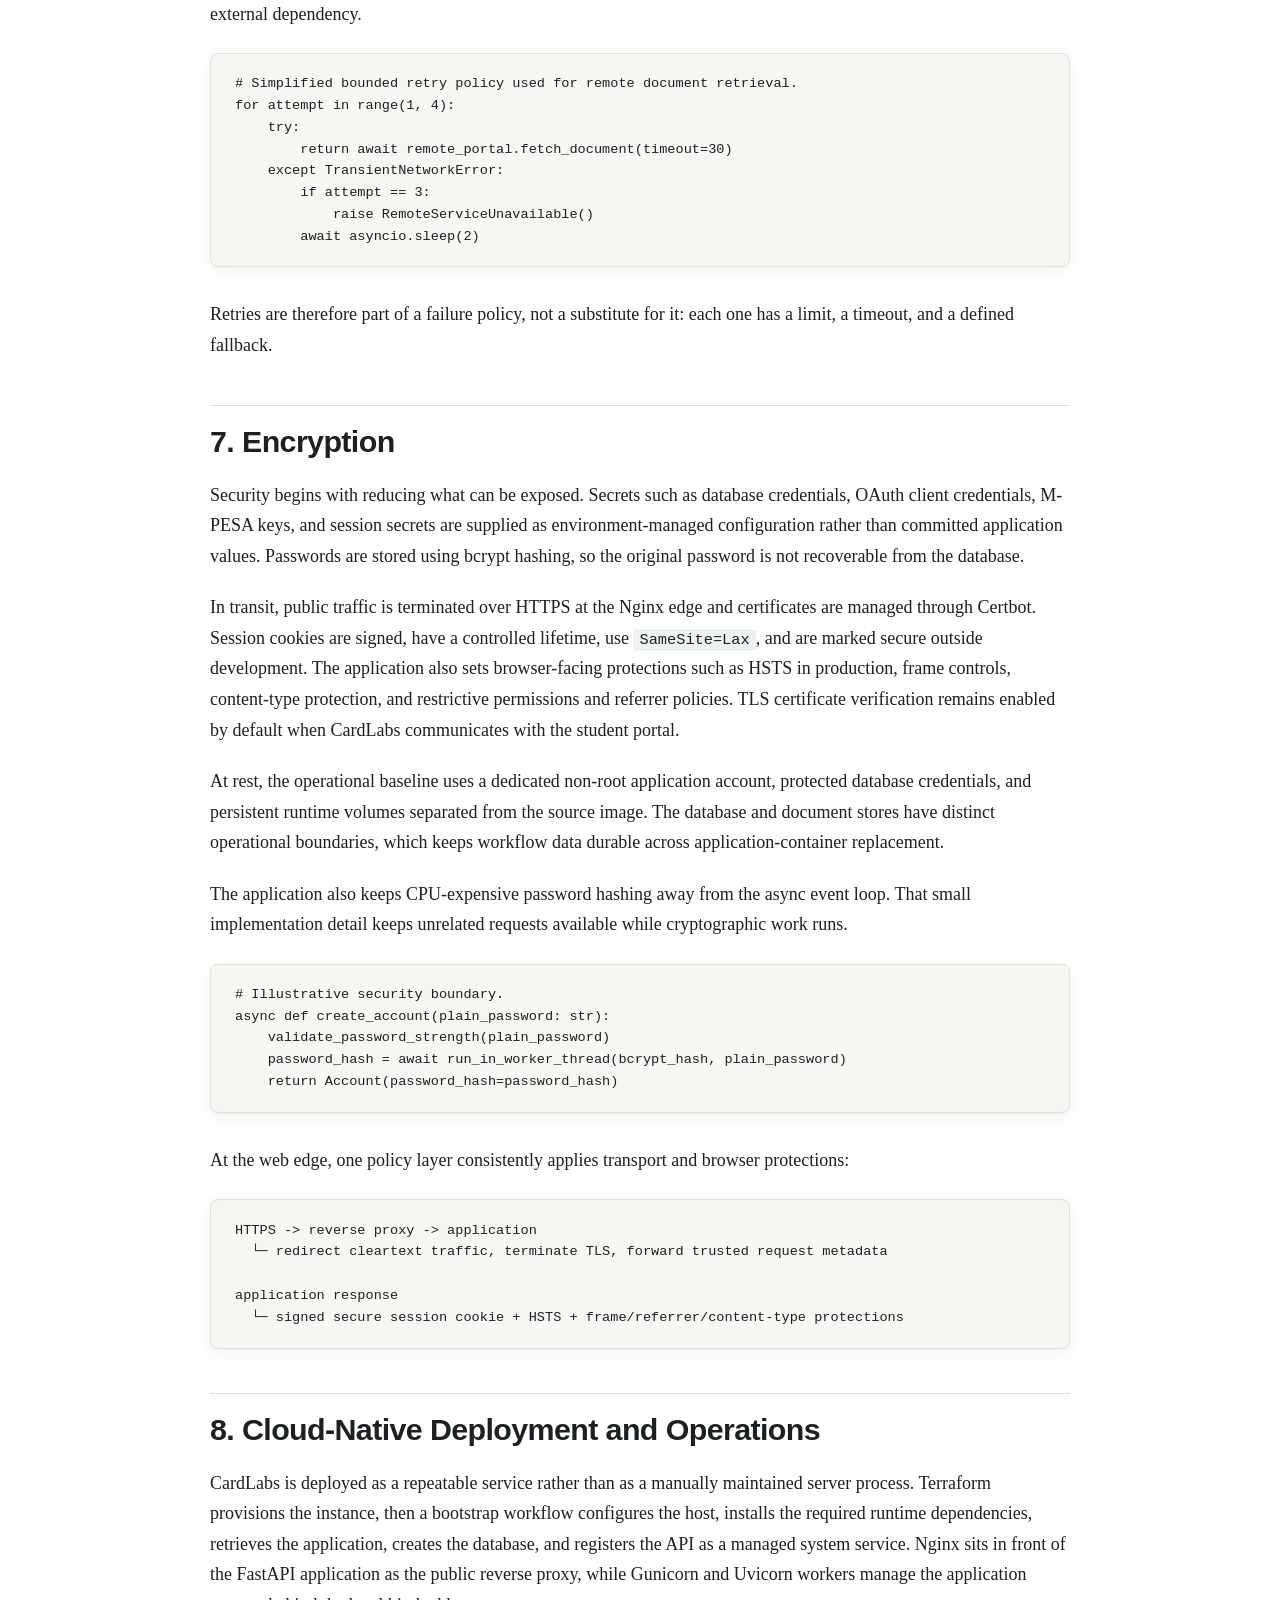
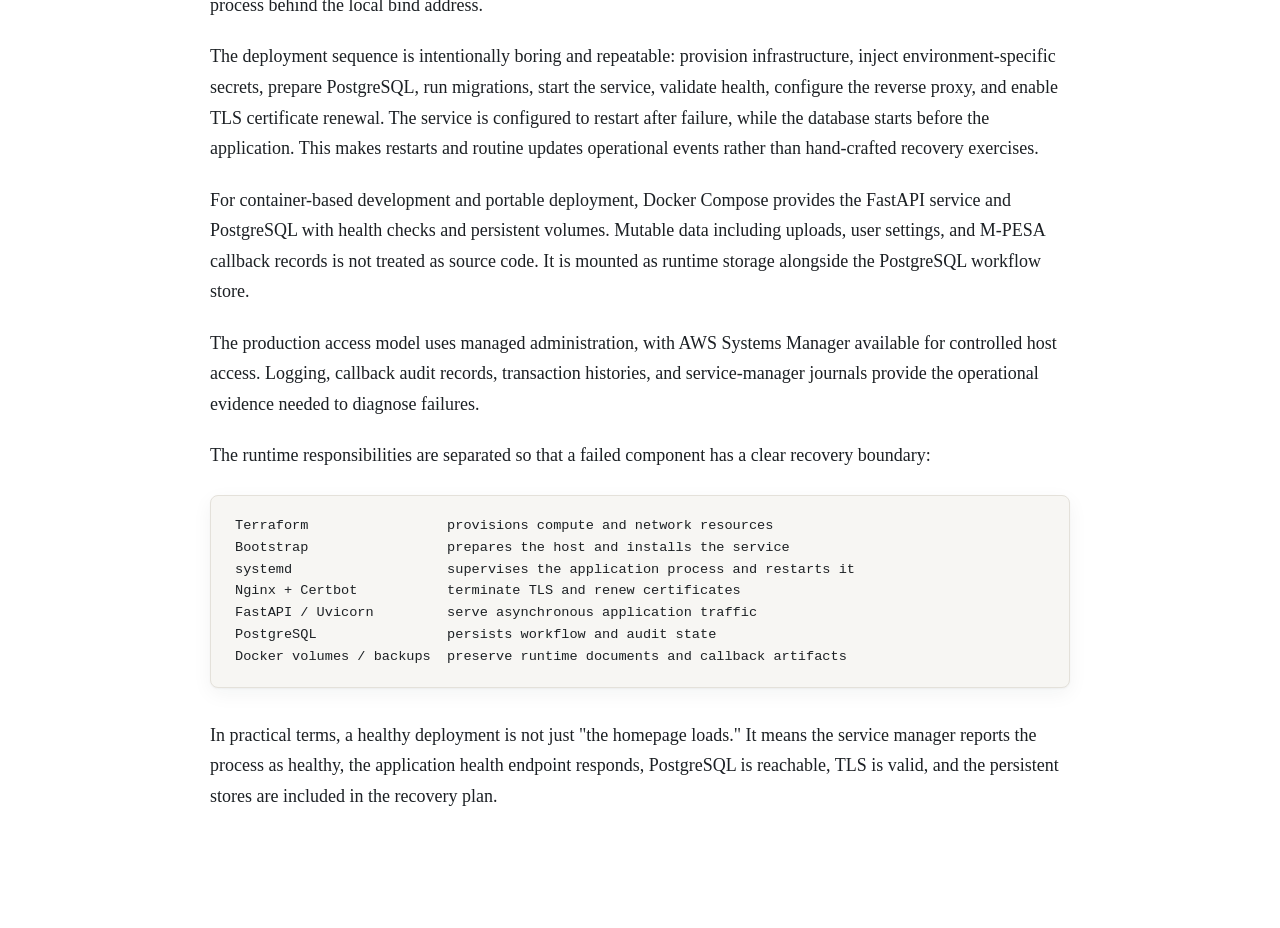
<file: cl-writeup.html>
<!DOCTYPE html>
<html lang="en">

<head>
    <meta charset="UTF-8">
    <meta name="viewport" content="width=device-width, initial-scale=1.0">
    <title>CardLabs writeup</title>
    <link rel="icon" href="static/favicon.ico" sizes="any">
    <link rel="icon" type="image/png" sizes="32x32" href="static/favicon-32x32.png">
    <link rel="icon" type="image/png" sizes="16x16" href="static/favicon-16x16.png">
    <link rel="apple-touch-icon" sizes="180x180" href="static/apple-touch-icon.png">
    <style>
        :root {
            --bg: #ffffff;
            --bg-soft: #f7f6f3;
            --surface: #ffffff;
            --ink: #1c2024;
            --ink-soft: #565c65;
            --ink-faint: #90959d;
            --line: #e4e1da;
            --accent: #ee363d;
            --accent-soft: #eef1f4;
            --gold: #a2793f;
            --gold-soft: #f4ede1;
            --shadow: 0 1px 2px rgba(28, 32, 36, 0.04), 0 6px 20px rgba(28, 32, 36, 0.05);
            --radius: 8px;
            --font-serif: "Source Serif 4", Georgia, "Times New Roman", serif;
            --font-sans: "Inter", -apple-system, BlinkMacSystemFont, "Segoe UI", sans-serif;
            color-scheme: light;
        }

        * {
            margin: 0;
            padding: 0;
            box-sizing: border-box;
        }

        html {
            scroll-behavior: smooth;
            -webkit-font-smoothing: antialiased;
            -moz-osx-font-smoothing: grayscale;
        }

        body {
            background: var(--bg);
            color: var(--ink);
            font-family: var(--font-serif);
            font-size: 1.125rem;
            line-height: 1.7;
            padding: 3rem 2rem 6rem;
        }

        h1,
        h2,
        h3,
        h4 {
            font-family: var(--font-sans);
            font-weight: 600;
            letter-spacing: -0.02em;
            line-height: 1.25;
            color: var(--ink);
        }

        h1 {
            font-size: 2.6rem;
            letter-spacing: -0.03em;
            margin-bottom: 1rem;
        }

        h2 {
            font-size: 1.9rem;
            margin-top: 2.8rem;
            margin-bottom: 1.2rem;
            padding-top: 1rem;
            border-top: 1px solid var(--line);
        }

        h3 {
            font-size: 1.4rem;
            margin-top: 2rem;
            margin-bottom: 0.8rem;
            color: var(--ink);
        }

        h4 {
            font-size: 1.2rem;
            margin-top: 1.6rem;
            margin-bottom: 0.6rem;
            color: var(--ink-soft);
        }

        p {
            margin-bottom: 1.3rem;
        }

        a {
            color: var(--accent);
            text-decoration: none;
            border-bottom: 1px solid transparent;
            transition: border-color 0.15s;
        }

        a:hover {
            border-bottom-color: var(--accent);
        }

        strong {
            font-weight: 600;
            color: var(--ink);
        }

        .content {
            max-width: 860px;
            margin: 0 auto;
        }

        pre {
            background: var(--bg-soft);
            border: 1px solid var(--line);
            border-radius: var(--radius);
            padding: 1.2rem 1.5rem;
            overflow-x: auto;
            font-family: "SF Mono", "Fira Code", "Fira Mono", "Roboto Mono", monospace;
            font-size: 0.85rem;
            line-height: 1.6;
            color: var(--ink);
            margin: 1.5rem 0 2rem;
            box-shadow: var(--shadow);
            tab-size: 2;
        }

        code {
            font-family: "SF Mono", "Fira Code", "Fira Mono", "Roboto Mono", monospace;
            font-size: 0.85em;
            background: var(--accent-soft);
            padding: 0.15em 0.4em;
            border-radius: 4px;
            color: var(--ink);
        }

        pre code {
            background: none;
            padding: 0;
            font-size: inherit;
            border-radius: 0;
        }

        blockquote {
            border-left: 3px solid var(--gold);
            background: var(--gold-soft);
            padding: 1rem 1.5rem;
            margin: 1.5rem 0;
            border-radius: 0 var(--radius) var(--radius) 0;
            font-style: italic;
            color: var(--ink-soft);
        }

        blockquote p:last-child {
            margin-bottom: 0;
        }

        ul,
        ol {
            margin: 1rem 0 1.5rem 1.5rem;
        }

        li {
            margin-bottom: 0.4rem;
        }

        hr {
            border: none;
            border-top: 1px solid var(--line);
            margin: 3rem 0;
        }

        .small-meta {
            font-family: var(--font-sans);
            font-size: 0.8rem;
            color: var(--ink-faint);
            text-transform: uppercase;
            letter-spacing: 0.05em;
        }

        .code-label {
            display: inline-block;
            font-family: var(--font-sans);
            font-size: 0.75rem;
            font-weight: 600;
            letter-spacing: 0.04em;
            color: var(--accent);
            background: var(--accent-soft);
            padding: 0.3rem 0.75rem;
            border-radius: 100px;
            margin-bottom: 0.5rem;
            margin-top: 1.75rem;
            border: 1px solid rgba(238, 54, 61, 0.15);
        }

        .note {
            font-family: var(--font-sans);
            font-size: 0.85rem;
            color: var(--ink-soft);
            background: var(--accent-soft);
            padding: 0.6rem 1rem;
            border-radius: var(--radius);
            border-left: 3px solid var(--accent);
            margin: 1.5rem 0;
        }

        .section {
            scroll-margin-top: 2rem;
        }

        @media (max-width: 768px) {
            body {
                font-size: 1rem;
                padding: 2rem 1.25rem 4rem;
            }

            h1 {
                font-size: 2rem;
            }

            h2 {
                font-size: 1.5rem;
            }

            h3 {
                font-size: 1.2rem;
            }

            pre {
                padding: 1rem;
                font-size: 0.78rem;
                border-radius: 6px;
            }
        }

        @media (max-width: 480px) {
            body {
                font-size: 0.95rem;
                padding: 1.5rem 1rem 3rem;
            }

            h1 {
                font-size: 1.7rem;
            }
        }

        @media print {
            body {
                font-size: 11pt;
                padding: 0;
            }

            pre {
                border: 1px solid #ccc;
                box-shadow: none;
                break-inside: avoid;
            }

            h2 {
                break-after: avoid;
            }

            .code-label {
                border: 1px solid #ccc;
                background: #f0f0f0;
                color: #333;
            }
        }
    </style>
</head>

<body>

    <div class="content">

        <section id="intro" class="section">
            <h1>What is CardLabs from an engineering perspective, at least?</h1>
            <p>Let's understand the pain first.</p>
            <p>Students had a problem they didn't even know existed. It all started a week before exams.</p>
            <p>Every student needs a stamped exam card to sit an exam. The process: log into the portal, download the
                PDF, print it, get it stamped at the department office. Simple enough, until you factor in 60 students,
                one class rep and a WhatsApp group.</p>
            <p>Students far from campus couldn't deliver their cards in person, so they sent PDFs over WhatsApp. The rep
                printed each one, tracked who had paid for printing, chased missing submissions and made the trip to the
                office. It worked, but barely. One rep, sixty people, one chat, zero structure.</p>
            <p>The real problem wasn't the exam card. It was coordination at scale.</p>
            <p>What they needed was a tool/system/utility that could: accept files from many students independently,
                track submission and payment state per person, and consolidate everything into a single output - without
                the rep holding it all together manually.</p>
            <p>That sounds simple enough, until it's not.</p>
            <p>How do you even start building such a thing? I asked myself. All I knew was some little programming, I'd
                built simple command-line interface applications with Python. I wasn't even a CRUD monkey yet, I was
                practically a beginner.</p>

            <pre><code>print("Hello, World!") # Good old days!
Hello, World!</code></pre>

            <p>What I didn't know is how fast I would end up writing hundreds of lines of YAML, spinning Docker
                containers, wiring up CI/CD pipelines and learning what it actually means to deploy something that real
                people depend on. I went from <code>print("Hello, World!")</code> to provisioning infrastructure,
                managing secrets, managing states, handling concurrent file uploads at scale, integrating external APIs
                like Daraja for payments and OIDC + SSM for auth and config, building web crawlers that logged into
                external systems and retrieved files on behalf of users, and designing a backend that could parse,
                normalize and merge thousands of files without breaking a sweat. CardLabs didn't just solve a problem
                for students, it turned me into an engineer.</p>
        </section>

        <section id="server" class="section">
            <h2>1. Firing up the server</h2>
            <p>Coming from a Python background, the first server I ever fired up was Flask. It was familiar, simple and
                got me moving. But CardLabs wasn't a simple app, it was handling concurrent file uploads, background PDF
                processing, and external API calls that could block for seconds at a time. Flask's synchronous nature
                meant every request held a thread hostage until it finished. At scale, that would leave clients waiting
                and frustrated.</p>
            <p>So I switched to FastAPI. Native async/await support meant I could handle multiple uploads concurrently
                without spinning up a thread per request. It gave me async endpoints out of the box, automatic request
                validation through Pydantic, and a performance profile that actually matched the workload. For an
                I/O-bound application like CardLabs where the bottleneck is network calls, file reads, and API
                round-trips, not CPU, FastAPI wasn't just nicer. It was the right tool.</p>

            <span class="code-label">Flask: Synchronous File Upload</span>
            <pre><code># app.py - Flask
from flask import Flask, request, jsonify
import os
import time

app = Flask(__name__)
UPLOAD_DIR = "uploads"
os.makedirs(UPLOAD_DIR, exist_ok=True)


@app.route("/upload", methods=["POST"])
def upload_exam_card():
    """
    Handle a single exam card upload.

    BOTTLENECK #1: Flask runs this function synchronously.
    While this request is being processed, the worker thread
    is fully occupied. No other request can be served by this
    thread until the function returns.
    """
    if "file" not in request.files:
        return jsonify({"error": "No file provided"}), 400

    file = request.files["file"]

    # BOTTLENECK #2: File I/O blocks the thread.
    # save() is synchronous, the server waits for the disk write
    # to complete before moving on. Under concurrent uploads from
    # 60 students, these calls queue up one after another.
    filepath = os.path.join(UPLOAD_DIR, file.filename)
    file.save(filepath)

    # BOTTLENECK #3: External I/O blocks the thread.
    # If we needed to validate the PDF, call an external API,
    # or notify the class rep, every one of those calls would
    # freeze this thread until the response came back.
    # time.sleep(2) simulates a slow external call.
    time.sleep(2)  # e.g., payment verification via Daraja

    return jsonify({"status": "uploaded", "file": file.filename}), 200


# To handle 60 concurrent uploads, Flask needs 60 worker threads
# (or a WSGI server like Gunicorn with enough workers).
# Threads are expensive, and each one sits idle during I/O.</code></pre>

            <span class="code-label">FastAPI: Asynchronous File Upload</span>
            <pre><code># main.py - FastAPI
from fastapi import FastAPI, UploadFile, File, HTTPException
import aiofiles
import asyncio
import os

app = FastAPI()
UPLOAD_DIR = "uploads"
os.makedirs(UPLOAD_DIR, exist_ok=True)


@app.post("/upload")
async def upload_exam_card(file: UploadFile = File(...)):
    """
    Handle a single exam card upload.

    ADVANTAGE #1: Native async support.
    The `async def` declaration tells FastAPI (and the underlying
    ASGI server, e.g., Uvicorn) that this endpoint can yield control
    back to the event loop during I/O operations. Other requests
    are served while this one waits.
    """
    if not file.filename.endswith(".pdf"):
        raise HTTPException(status_code=400, detail="Only PDFs allowed")

    # ADVANTAGE #2: Non-blocking file I/O.
    # aiofiles writes to disk asynchronously. While the write
    # is in progress, the event loop handles other students'
    # uploads. No thread sits idle waiting for the disk.
    filepath = os.path.join(UPLOAD_DIR, file.filename)
    async with aiofiles.open(filepath, "wb") as out_file:
        content = await file.read()
        await out_file.write(content)

    # ADVANTAGE #3: Non-blocking external calls.
    # httpx.AsyncClient allows us to await external APIs
    # (e.g., Daraja payment verification, OIDC token exchange)
    # without blocking the event loop.
    await asyncio.sleep(2)  # simulates async Daraja call

    return {"status": "uploaded", "file": file.filename}


# ADVANTAGE #4: Automatic validation.
# FastAPI uses Pydantic to validate the incoming request.
# If `file` isn't a valid upload, the request is rejected
# before our code even runs, no manual checks needed.


# ADVANTAGE #5: Built-in OpenAPI docs.
# FastAPI auto-generates /docs and /redoc endpoints.
# You can test uploads directly from the browser during dev.</code></pre>

            <pre><code># Flask equivalent, sequential and blocking
@app.route("/sessions/&lt;session_id&gt;/merge", methods=["POST"])
def merge_exam_cards(session_id):
    """
    BOTTLENECK: Files are read one at a time.
    With 60 files, that's 60 sequential disk reads.
    The worker thread is blocked for the entire duration.
    """
    session_dir = os.path.join(UPLOAD_DIR, session_id)
    files = sorted(os.listdir(session_dir))
    pdf_contents = []

    for f in files:
        with open(os.path.join(session_dir, f), "rb") as fh:
            pdf_contents.append(fh.read())  # blocks each iteration

    merged = merge_pdfs(pdf_contents)
    output_path = os.path.join(session_dir, "merged.pdf")

    with open(output_path, "wb") as out:
        out.write(merged)

    return jsonify({"merged": output_path, "count": len(files)})</code></pre>

            <p>The snippets above aren't really about Flask versus FastAPI. They're a conceptual demonstration of how
                asynchronous event handling works and why it matters beyond a single upload endpoint. The same
                async/await pattern that keeps an upload from blocking the server also powers payment verification
                through Daraja, OIDC token exchange, SSM config retrieval, crawler authentication into external systems,
                and the concurrent merge pipeline that stitches dozens to hundreds of files together. Every one of those
                operations is I/O-bound, and every one of them would otherwise stall a worker thread while waiting on
                something outside the application's control. FastAPI's native async support gave me a single, consistent
                model for handling all of them. one event loop, many concurrent operations, no thread-per-request
                overhead. That consistency is what made it possible to build CardLabs as a system where uploads,
                payments, auth, crawling and merging all run on the same asynchronous backbone without stepping on each
                other.</p>
        </section>

        <section id="state" class="section">
            <h2>2. State Management</h2>
            <p>How do you ensure the uploaded file is sent to the right co-ordinator?</p>
            <p>CardLabs answers that with a workflow-first data model. A file is never treated as a loose upload; it is
                attached to the class collection that received it, the representative responsible for that class, and a
                durable exam-card record. From that point, the card carries its own state: who submitted it, the
                extracted student metadata, whether a payment was initiated or confirmed, and whether it has moved
                through printing and stamping.</p>
            <p>That state lives in PostgreSQL, not in a browser session or a message thread. Each workflow transition is
                persisted alongside an audit event, so the representative can see the status of the whole class while
                administrators can investigate a particular card when something goes wrong. The database becomes the
                coordination layer that WhatsApp could never be.</p>
            <p>For changes with financial or operational consequences, CardLabs uses explicit transaction boundaries and
                process locks. This protects important actions from overlapping requests and gives the system a
                controlled way to reject or review work that is already in progress. The result is that a card always
                has a clear destination: one class, one collection workflow, one evolving record of truth.</p>
            <p>The pattern below is deliberately simplified, but it captures the important part: state changes are
                committed together and an audit event is created in the same unit of work.</p>

            <pre><code># Illustrative pattern, names, fields, and rules are intentionally redacted.
async def attach_document(session, collection_id, document):
    collection = await repository.collection_for_update(session, collection_id)
    if collection.status != "accepting":
        raise WorkflowClosed()

    record = DocumentRecord(collection_id=collection.id, state="submitted")
    audit = AuditEvent(subject=record, action="document_submitted")
    session.add_all([record, audit])
    await session.commit()      # Record and audit event succeed or fail together.</code></pre>

            <p><code>collection_for_update</code> represents a database row lock. It is not a Python-only mutex: it
                protects the critical section across application workers, which matters when two web requests arrive at
                the same time.</p>
        </section>

        <section id="payment" class="section">
            <h2>3. Payment Integration</h2>
            <p>Printing is only manageable at scale when payment is attached to the same workflow as the document.
                CardLabs integrates with Safaricom Daraja to initiate M-PESA STK payments for student submissions and to
                support downstream payout workflows where required. The payment request is associated with the exam-card
                record before the student completes the payment on their phone, creating a reliable link between the
                request, the provider reference, and the card it concerns.</p>
            <p>The system does not treat a payment prompt as proof of payment. It waits for the provider callback,
                resolves it against the recorded checkout reference, and then updates the card's payment state. The
                callback is durably captured before business processing begins, including the provider identifiers,
                request context, processing result, and any processing error. Sensitive request headers are redacted
                from the audit record.</p>
            <p>This gives the operations side of the platform something that is easy to underestimate: a trail. If a
                callback arrives late, a user asks about a payment, or a provider response needs review, the team can
                trace the event without relying on screenshots or manually searched chats.</p>
            <p>The webhook pattern is intentionally two-stage. First record the external event durably; then run the
                workflow logic. If processing fails after receipt, the system still has evidence of the event and can
                safely investigate or replay it.</p>

            <pre><code># Illustrative callback boundary, no provider URLs or live fields shown.
async def payment_callback(request, session):
    payload = await request.json()
    callback = await audit_store.record(
        session=session,
        payload=payload,
        headers=redact(request.headers, {"authorization", "cookie"}),
        status="received",
    )

    try:
        await payments.apply_provider_result(session, payload)
        await audit_store.finish(session, callback.id, status="processed")
    except Exception as exc:
        await audit_store.finish(session, callback.id, status="failed", error=str(exc))
        raise</code></pre>

            <p>The business state is advanced from the callback result, not from the initial browser request. That
                distinction prevents an accepted prompt from being confused with a completed payment.</p>
        </section>

        <section id="idempotency" class="section">
            <h2>4. Idempotency</h2>
            <p>Idempotency is what keeps a shaky connection from becoming a duplicate operational problem. If a student
                refreshes after an upload, retries after a timeout, or submits the same card twice, the system must
                reach the same safe end state instead of creating a second card, a second payment path, or another item
                in the print batch.</p>
            <p>The first line of defence is a cryptographic file fingerprint. CardLabs calculates a SHA-256 digest from
                the original PDF bytes and stores that digest with the card record. The digest is scoped to the class
                collection, so the platform identifies the same card arriving again while allowing different students
                and collections to operate independently.</p>
            <p>On a matching hash, CardLabs returns the established card record and preserves its payment, printing, and
                stamping state. It does not create another document row, write another copy of the file, open another
                payment path, or add a second item to a print batch. A new digest continues through validation, durable
                file storage, metadata extraction, workflow-record creation, and audit logging.</p>
            <p>The duplicate gate reads the file in chunks, which gives the same result for large documents without
                loading the whole PDF into application memory. The database enforces the collection-and-hash
                relationship as the final concurrency guard.</p>

            <pre><code># Illustrative file-hash duplicate gate, names and fields are redacted.
digest = hashlib.sha256()
temporary_path = await storage.create_temporary_path()

async with storage.open_for_write(temporary_path) as destination:
    while block := await upload.read(1024 * 1024):
        digest.update(block)
        await destination.write(block)

file_hash = digest.hexdigest()
final_path = storage.collection_path(collection.id, file_hash=file_hash)
existing = await repository.find_document_by_hash(
    collection_id=collection.id,
    file_hash=file_hash,
)
if existing:
    await storage.remove(temporary_path)
    return existing                         # Same card: preserve its existing workflow.

await storage.promote_atomically(temporary_path, final_path)
session.add(DocumentRecord(collection_id=collection.id, file_hash=file_hash))
await session.commit()</code></pre>

            <pre><code>-- Illustrative invariant: concurrent uploads cannot create two copies.
UNIQUE (collection_id, file_hash)</code></pre>
        </section>

        <section id="caching" class="section">
            <h2>5. Caching</h2>
            <p>CardLabs caches M-PESA access tokens in Redis for 40 minutes. The cache is shared outside the application
                process, so concurrent application workers use the same valid credential instead of each requesting a
                fresh token from the provider. This short-lived cache reduces token-endpoint traffic and keeps payment
                initiation focused on the student transaction rather than repeated credential acquisition.</p>
            <p>The cache key contains only the access token; it does not hold payment requests, card records, student
                PDFs, or callback payloads. Expiry is part of the key's lifecycle: after 40 minutes, Redis removes the
                entry and the next request obtains and stores a fresh token.</p>

            <pre><code># Illustrative cache-aside access-token flow.
TOKEN_KEY = "payments:mpesa:access-token"
TOKEN_TTL_SECONDS = 40 * 60

async def get_access_token() -> str:
    if token := await redis.get(TOKEN_KEY):
        return token                         # Cache hit: use the shared credential.

    token = await provider.request_token()
    await redis.set(TOKEN_KEY, token, ex=TOKEN_TTL_SECONDS)
    return token                             # Cache miss: fetch once, then share.</code></pre>

            <p>This cache-aside flow keeps token retrieval deterministic: cache hit returns immediately, cache miss
                obtains one provider credential, and TTL expiry naturally rotates it without placing long-lived
                credentials in application memory.</p>
        </section>

        <section id="retry" class="section">
            <h2>6. Retry Mechanisms</h2>
            <p>External systems fail in ordinary ways: a remote portal slows down, a network packet is lost, or a
                provider has a short outage. CardLabs treats those failures as operational conditions rather than
                assuming every request will succeed on the first attempt.</p>
            <p>For student-portal document retrieval, the service uses a bounded retry policy of three attempts with a
                two-second delay between failed requests. The policy is intentionally limited: it gives a transient
                issue time to recover without holding a request open indefinitely or repeatedly stressing an unavailable
                dependency. When all attempts fail, the student receives a clear manual-upload fallback instead of an
                opaque error.</p>
            <p>Payment operations are handled differently because retrying a financial command blindly can create
                duplicate effects. M-PESA requests are bounded by HTTP timeouts, callbacks are recorded for audit, and
                operational retry flows retain their transaction history and provider conversation identifiers. A
                timeout therefore becomes a reviewable workflow state, not a reason to fire an identical payment request
                without context. User verification messages are also rate-limited through a retry window to prevent
                repeated requests from becoming abuse or accidental spam.</p>
            <p>The document-retrieval policy looks like this in principle. Only transport-level failure is retried; a
                well-formed business rejection is returned immediately. This distinction avoids turning every error into
                unnecessary load on an external dependency.</p>

            <pre><code># Simplified bounded retry policy used for remote document retrieval.
for attempt in range(1, 4):
    try:
        return await remote_portal.fetch_document(timeout=30)
    except TransientNetworkError:
        if attempt == 3:
            raise RemoteServiceUnavailable()
        await asyncio.sleep(2)</code></pre>

            <p>Retries are therefore part of a failure policy, not a substitute for it: each one has a limit, a timeout,
                and a defined fallback.</p>
        </section>

        <section id="encryption" class="section">
            <h2>7. Encryption</h2>
            <p>Security begins with reducing what can be exposed. Secrets such as database credentials, OAuth client
                credentials, M-PESA keys, and session secrets are supplied as environment-managed configuration rather
                than committed application values. Passwords are stored using bcrypt hashing, so the original password
                is not recoverable from the database.</p>
            <p>In transit, public traffic is terminated over HTTPS at the Nginx edge and certificates are managed
                through Certbot. Session cookies are signed, have a controlled lifetime, use <code>SameSite=Lax</code>,
                and are marked secure outside development. The application also sets browser-facing protections such as
                HSTS in production, frame controls, content-type protection, and restrictive permissions and referrer
                policies. TLS certificate verification remains enabled by default when CardLabs communicates with the
                student portal.</p>
            <p>At rest, the operational baseline uses a dedicated non-root application account, protected database
                credentials, and persistent runtime volumes separated from the source image. The database and document
                stores have distinct operational boundaries, which keeps workflow data durable across
                application-container replacement.</p>
            <p>The application also keeps CPU-expensive password hashing away from the async event loop. That small
                implementation detail keeps unrelated requests available while cryptographic work runs.</p>

            <pre><code># Illustrative security boundary.
async def create_account(plain_password: str):
    validate_password_strength(plain_password)
    password_hash = await run_in_worker_thread(bcrypt_hash, plain_password)
    return Account(password_hash=password_hash)</code></pre>

            <p>At the web edge, one policy layer consistently applies transport and browser protections:</p>

            <pre><code>HTTPS -> reverse proxy -> application
  └─ redirect cleartext traffic, terminate TLS, forward trusted request metadata

application response
  └─ signed secure session cookie + HSTS + frame/referrer/content-type protections</code></pre>
        </section>

        <section id="deploy" class="section">
            <h2>8. Cloud-Native Deployment and Operations</h2>
            <p>CardLabs is deployed as a repeatable service rather than as a manually maintained server process.
                Terraform provisions the instance, then a bootstrap workflow configures the host, installs the required
                runtime dependencies, retrieves the application, creates the database, and registers the API as a
                managed system service. Nginx sits in front of the FastAPI application as the public reverse proxy,
                while Gunicorn and Uvicorn workers manage the application process behind the local bind address.</p>
            <p>The deployment sequence is intentionally boring and repeatable: provision infrastructure, inject
                environment-specific secrets, prepare PostgreSQL, run migrations, start the service, validate health,
                configure the reverse proxy, and enable TLS certificate renewal. The service is configured to restart
                after failure, while the database starts before the application. This makes restarts and routine updates
                operational events rather than hand-crafted recovery exercises.</p>
            <p>For container-based development and portable deployment, Docker Compose provides the FastAPI service and
                PostgreSQL with health checks and persistent volumes. Mutable data including uploads, user settings, and
                M-PESA callback records is not treated as source code. It is mounted as runtime storage alongside the
                PostgreSQL workflow store.</p>
            <p>The production access model uses managed administration, with AWS Systems Manager available for
                controlled host access. Logging, callback audit records, transaction histories, and service-manager
                journals provide the operational evidence needed to diagnose failures.</p>
            <p>The runtime responsibilities are separated so that a failed component has a clear recovery boundary:</p>

            <pre><code>Terraform                 provisions compute and network resources
Bootstrap                 prepares the host and installs the service
systemd                   supervises the application process and restarts it
Nginx + Certbot           terminate TLS and renew certificates
FastAPI / Uvicorn         serve asynchronous application traffic
PostgreSQL                persists workflow and audit state
Docker volumes / backups  preserve runtime documents and callback artifacts</code></pre>

            <p>In practical terms, a healthy deployment is not just "the homepage loads." It means the service manager
                reports the process as healthy, the application health endpoint responds, PostgreSQL is reachable, TLS
                is valid, and the persistent stores are included in the recovery plan.</p>
        </section>

    </div>

</body>

</html>
</file>
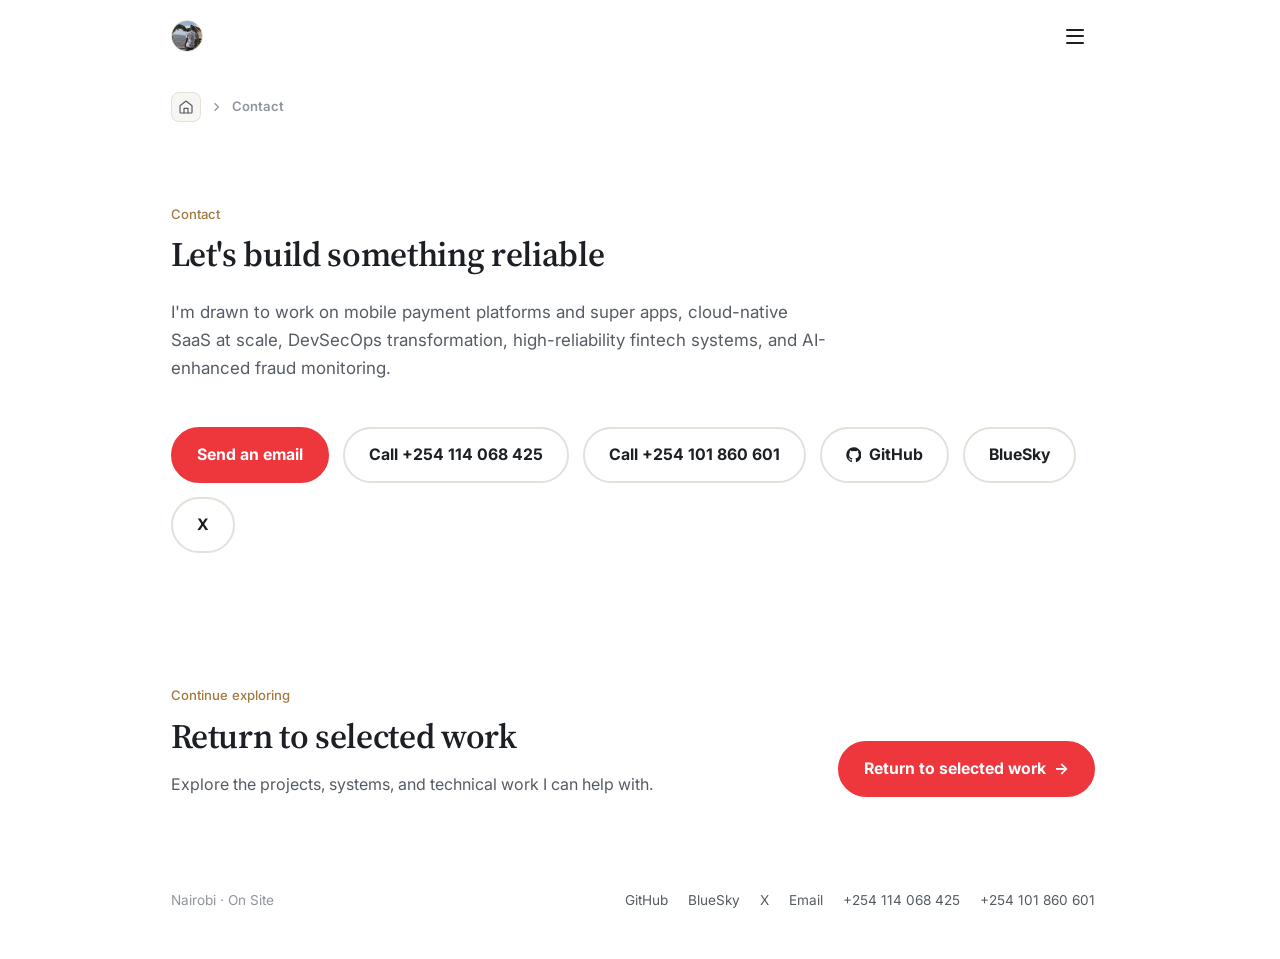
<file: contact.html>
<!DOCTYPE html>
<html lang="en">

<head>
  <meta charset="UTF-8">
  <meta name="viewport" content="width=device-width, initial-scale=1, viewport-fit=cover">
  <title>Contact | Peter Barasa</title>
  <link rel="icon" href="static/favicon.ico" sizes="any">
  <link rel="icon" type="image/png" sizes="32x32" href="static/favicon-32x32.png">
  <link rel="icon" type="image/png" sizes="16x16" href="static/favicon-16x16.png">
  <link rel="apple-touch-icon" sizes="180x180" href="static/apple-touch-icon.png">
  <link rel="manifest" href="static/site.webmanifest">
  <meta name="theme-color" content="#ffffff">
  <link rel="preconnect" href="https://fonts.googleapis.com">
  <link rel="preconnect" href="https://fonts.gstatic.com" crossorigin>
  <link
    href="https://fonts.googleapis.com/css2?family=Source+Serif+4:opsz,wght@8..60,400;8..60,500;8..60,600;8..60,700&family=Inter:wght@400;500;600&display=swap"
    rel="stylesheet">
  <link rel="stylesheet" href="static/site.css">
  <script src="static/site.js" defer></script>
</head>

<body>
  <header class="nav">
    <div class="nav-inner">
      <a class="nav-id" href="index.html">
        <span class="avatar media">
          <img src="static/me.jpeg" alt="Peter Barasa" width="32" height="32" decoding="async">
        </span>
      </a>
      <button type="button" class="menu-btn" id="menuBtn" aria-expanded="false" aria-controls="sidebar"
        aria-label="Open menu">
        <span class="bar"></span>
        <span class="bar"></span>
        <span class="bar"></span>
      </button>
    </div>
  </header>

  <div class="sidebar-overlay" id="sidebarOverlay"></div>

  <aside class="sidebar" id="sidebar" aria-hidden="true">
    <nav class="links" aria-label="Site navigation">
      <a href="index.html">
        <svg viewBox="0 0 24 24" fill="none" stroke="currentColor" stroke-width="1.7" stroke-linecap="round"
          stroke-linejoin="round" aria-hidden="true">
          <path d="m3 10 9-7 9 7v10a1 1 0 0 1-1 1H4a1 1 0 0 1-1-1V10Z" />
          <path d="M9 21v-7h6v7" />
        </svg>
        Home
      </a>
      <a href="experience.html#philosophy">
        <svg viewBox="0 0 24 24" fill="none" stroke="currentColor" stroke-width="1.7" stroke-linecap="round"
          stroke-linejoin="round" aria-hidden="true">
          <path d="M9 18h6" />
          <path d="M10 22h4" />
          <path
            d="M15.09 14c.18-.98.65-1.74 1.41-2.5A4.65 4.65 0 0 0 18 8 6 6 0 0 0 6 8c0 1 .23 2.23 1.5 3.5A4.61 4.61 0 0 1 8.91 14" />
        </svg>
        Philosophy
      </a>
      <a href="experience.html#arsenal">
        <svg viewBox="0 0 24 24" fill="none" stroke="currentColor" stroke-width="1.7" stroke-linecap="round"
          stroke-linejoin="round" aria-hidden="true">
          <path d="M21 8.5 12 3.5 3 8.5v7L12 20.5l9-5v-7Z" />
          <path d="M3 8.5 12 13.5l9-5" />
          <path d="M12 13.5v7" />
        </svg>
        Arsenal
      </a>
      <a href="projects.html">
        <svg viewBox="0 0 24 24" fill="none" stroke="currentColor" stroke-width="1.7" stroke-linecap="round"
          stroke-linejoin="round" aria-hidden="true">
          <path d="m12 2 9 5-9 5-9-5 9-5Z" />
          <path d="m3 12 9 5 9-5" />
          <path d="m3 17 9 5 9-5" />
        </svg>
        Projects
      </a>
      <a href="focus.html#domain">
        <svg viewBox="0 0 24 24" fill="none" stroke="currentColor" stroke-width="1.7" stroke-linecap="round"
          stroke-linejoin="round" aria-hidden="true">
          <rect x="2" y="5" width="20" height="14" rx="2.5" />
          <path d="M2 10h20" />
        </svg>
        FinTech
      </a>
      <a href="focus.html#ai-workflows">
        <svg viewBox="0 0 24 24" fill="none" stroke="currentColor" stroke-width="1.7" stroke-linecap="round"
          stroke-linejoin="round" aria-hidden="true">
          <path d="M12 2.5 13.9 8 19.5 9.9 13.9 11.8 12 17.3 10.1 11.8 4.5 9.9 10.1 8 12 2.5Z" />
          <path d="M18.5 15.5 19.3 17.7 21.5 18.5 19.3 19.3 18.5 21.5 17.7 19.3 15.5 18.5 17.7 17.7 18.5 15.5Z" />
        </svg>
        AI Workflows
      </a>
      <a href="focus.html#research">
        <svg viewBox="0 0 24 24" fill="none" stroke="currentColor" stroke-width="1.7" stroke-linecap="round"
          stroke-linejoin="round" aria-hidden="true">
          <path d="M3 17 9 11l4 4 8-8" />
          <path d="M15 7h6v6" />
        </svg>
        Research
      </a>
      <a href="community.html">
        <svg viewBox="0 0 24 24" fill="none" stroke="currentColor" stroke-width="1.7" stroke-linecap="round" stroke-linejoin="round" aria-hidden="true">
          <path d="M16 20v-1.5A3.5 3.5 0 0 0 12.5 15h-5A3.5 3.5 0 0 0 4 18.5V20" />
          <circle cx="10" cy="7" r="3" />
          <path d="M17 9a3 3 0 1 0 0-6M20 20v-1.5a3.5 3.5 0 0 0-2.5-3.35" />
        </svg>
        Community
      </a>
      <a href="articles.html">
        <svg viewBox="0 0 24 24" fill="none" stroke="currentColor" stroke-width="1.7" stroke-linecap="round" stroke-linejoin="round" aria-hidden="true">
          <path d="M5 3h11l3 3v15H5z" />
          <path d="M8 10h8M8 14h8M8 18h5" />
        </svg>
        Articles
      </a>

      <a href="education.html">
        <svg viewBox="0 0 24 24" fill="none" stroke="currentColor" stroke-width="1.7" stroke-linecap="round"
          stroke-linejoin="round" aria-hidden="true">
          <path d="M22 9.5 12 4.5 2 9.5l10 5 10-5Z" />
          <path d="M6 11.8V16c0 1.4 2.7 2.5 6 2.5s6-1.1 6-2.5v-4.2" />
        </svg>
        Education
      </a>
      <a href="contact.html">
        <svg viewBox="0 0 24 24" fill="none" stroke="currentColor" stroke-width="1.7" stroke-linecap="round"
          stroke-linejoin="round" aria-hidden="true">
          <rect x="2.5" y="4.5" width="19" height="15" rx="2.5" />
          <path d="m3.5 7 8.5 6 8.5-6" />
        </svg>
        Connect
      </a>
    </nav>
    <div class="sidebar-foot">
      <a href="https://github.com/barasapeter" target="_blank" rel="noopener">GitHub</a>
      <a href="https://bsky.app/profile/barasapeter.bsky.social" target="_blank" rel="noopener">BlueSky</a>
      <a href="https://x.com/devilmusk" target="_blank" rel="noopener">X</a>
    </div>
  </aside>
  <div class="page-trail wrap" aria-label="You are here">
    <a href="index.html" aria-label="Home">
      <svg viewBox="0 0 24 24" fill="none" stroke="currentColor" stroke-width="1.8" stroke-linecap="round" stroke-linejoin="round" aria-hidden="true"><path d="m3 10 9-7 9 7v10a1 1 0 0 1-1 1H4a1 1 0 0 1-1-1V10Z" /><path d="M9 21v-7h6v7" /></svg>
    </a>
    <svg class="trail-arrow" viewBox="0 0 24 24" fill="none" stroke="currentColor" stroke-width="2" aria-hidden="true"><path d="m9 18 6-6-6-6" /></svg>
    <span aria-current="page">Contact</span>
  </div>
  <main id="top">
    <section id="connect" class="wrap" style="background:none; padding-bottom:64px;">
      <span class="eyebrow">Contact</span>
      <h2>Let's build something reliable</h2>
      <p class="lede">I'm drawn to work on mobile payment platforms and super apps, cloud-native SaaS at scale,
        DevSecOps transformation, high-reliability fintech systems, and AI-enhanced fraud monitoring.</p>
      <div class="connect-ctas">
        <a class="btn primary"
          href="https://cardlabs.cloud/cdn-cgi/l/email-protection#9bf9fae9fae8faebfeeffee9aea9dbfcf6faf2f7b5f8f4f6">Send
          an email</a>
        <a class="btn" href="tel:+254114068425">Call +254 114 068 425</a>
        <a class="btn" href="tel:+254101860601">Call +254 101 860 601</a>
        <a class="btn" href="https://github.com/barasapeter" target="_blank" rel="noopener">
          <svg class="btn-icon" viewBox="0 0 24 24" fill="currentColor" aria-hidden="true" focusable="false">
            <path
              d="M12 .5C5.73.5.5 5.73.5 12c0 5.08 3.29 9.39 7.86 10.91.58.11.79-.25.79-.56v-2.17c-3.2.7-3.87-1.37-3.87-1.37-.53-1.34-1.3-1.7-1.3-1.7-1.06-.72.08-.71.08-.71 1.17.08 1.79 1.2 1.79 1.2 1.04 1.79 2.73 1.27 3.4.97.11-.75.41-1.27.74-1.56-2.55-.29-5.24-1.28-5.24-5.68 0-1.25.45-2.28 1.18-3.08-.12-.29-.51-1.46.11-3.05 0 0 .97-.31 3.18 1.18a11 11 0 0 1 5.79 0c2.21-1.49 3.18-1.18 3.18-1.18.62 1.59.23 2.76.11 3.05.73.8 1.18 1.83 1.18 3.08 0 4.41-2.7 5.38-5.26 5.67.42.36.79 1.07.79 2.16v3.2c0 .31.21.68.8.56C20.21 21.39 23.5 17.08 23.5 12 23.5 5.73 18.27.5 12 .5z" />
          </svg>
          GitHub
        </a>
        <a class="btn" href="https://bsky.app/profile/barasapeter.bsky.social" target="_blank"
          rel="noopener">BlueSky</a>
        <a class="btn" href="https://x.com/devilmusk" target="_blank" rel="noopener">X</a>
      </div>
    </section>
    <section class="page-next wrap" aria-label="Continue exploring">
      <span class="eyebrow">Continue exploring</span>
      <div class="page-next-inner">
        <div>
          <h2>Return to selected work</h2>
          <p>Explore the projects, systems, and technical work I can help with.</p>
        </div>
        <a class="btn primary" href="projects.html">Return to selected work <span aria-hidden="true">→</span></a>
      </div>
    </section>
  </main>
  <footer class="wrap">
    <div class="footer-inner">
      <span>Nairobi · On Site</span>
      <div class="footer-links">
        <a href="https://github.com/barasapeter" target="_blank" rel="noopener">GitHub</a>
        <a href="https://bsky.app/profile/barasapeter.bsky.social" target="_blank" rel="noopener">BlueSky</a>
        <a href="https://x.com/devilmusk" target="_blank" rel="noopener">X</a>
        <a
          href="https://cardlabs.cloud/cdn-cgi/l/email-protection#9bf9fae9fae8faebfeeffee9aea9dbfcf6faf2f7b5f8f4f6">Email</a>
        <a href="tel:+254114068425">+254 114 068 425</a>
        <a href="tel:+254101860601">+254 101 860 601</a>
      </div>

    </div>
  </footer>
</body>

</html>
</file>
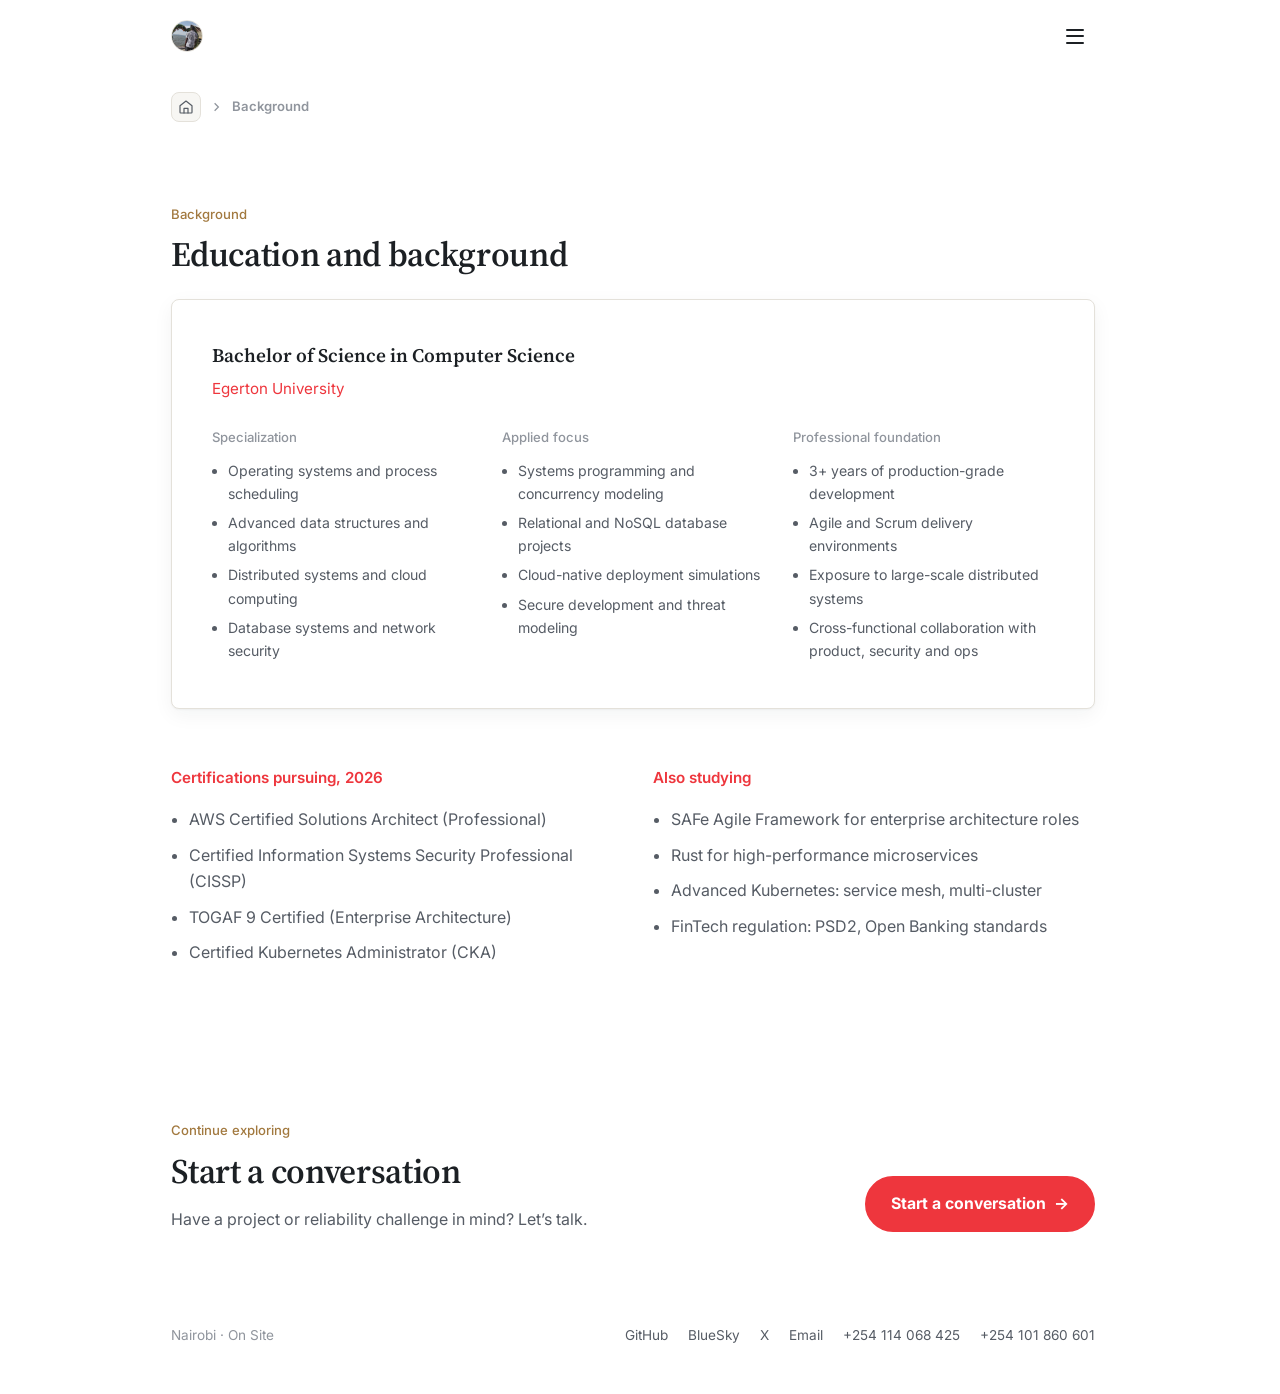
<file: education.html>
<!DOCTYPE html>
<html lang="en">

<head>
  <meta charset="UTF-8">
  <meta name="viewport" content="width=device-width, initial-scale=1, viewport-fit=cover">
  <title>Education | Peter Barasa</title>
  <link rel="icon" href="static/favicon.ico" sizes="any">
  <link rel="icon" type="image/png" sizes="32x32" href="static/favicon-32x32.png">
  <link rel="icon" type="image/png" sizes="16x16" href="static/favicon-16x16.png">
  <link rel="apple-touch-icon" sizes="180x180" href="static/apple-touch-icon.png">
  <link rel="manifest" href="static/site.webmanifest">
  <meta name="theme-color" content="#ffffff">
  <link rel="preconnect" href="https://fonts.googleapis.com">
  <link rel="preconnect" href="https://fonts.gstatic.com" crossorigin>
  <link
    href="https://fonts.googleapis.com/css2?family=Source+Serif+4:opsz,wght@8..60,400;8..60,500;8..60,600;8..60,700&family=Inter:wght@400;500;600&display=swap"
    rel="stylesheet">
  <link rel="stylesheet" href="static/site.css">
  <script src="static/site.js" defer></script>
</head>

<body>
  <header class="nav">
    <div class="nav-inner">
      <a class="nav-id" href="index.html">
        <span class="avatar media">
          <img src="static/me.jpeg" alt="Peter Barasa" width="32" height="32" decoding="async">
        </span>
      </a>
      <button type="button" class="menu-btn" id="menuBtn" aria-expanded="false" aria-controls="sidebar"
        aria-label="Open menu">
        <span class="bar"></span>
        <span class="bar"></span>
        <span class="bar"></span>
      </button>
    </div>
  </header>

  <div class="sidebar-overlay" id="sidebarOverlay"></div>

  <aside class="sidebar" id="sidebar" aria-hidden="true">
    <nav class="links" aria-label="Site navigation">
      <a href="index.html">
        <svg viewBox="0 0 24 24" fill="none" stroke="currentColor" stroke-width="1.7" stroke-linecap="round"
          stroke-linejoin="round" aria-hidden="true">
          <path d="m3 10 9-7 9 7v10a1 1 0 0 1-1 1H4a1 1 0 0 1-1-1V10Z" />
          <path d="M9 21v-7h6v7" />
        </svg>
        Home
      </a>
      <a href="experience.html#philosophy">
        <svg viewBox="0 0 24 24" fill="none" stroke="currentColor" stroke-width="1.7" stroke-linecap="round"
          stroke-linejoin="round" aria-hidden="true">
          <path d="M9 18h6" />
          <path d="M10 22h4" />
          <path
            d="M15.09 14c.18-.98.65-1.74 1.41-2.5A4.65 4.65 0 0 0 18 8 6 6 0 0 0 6 8c0 1 .23 2.23 1.5 3.5A4.61 4.61 0 0 1 8.91 14" />
        </svg>
        Philosophy
      </a>
      <a href="experience.html#arsenal">
        <svg viewBox="0 0 24 24" fill="none" stroke="currentColor" stroke-width="1.7" stroke-linecap="round"
          stroke-linejoin="round" aria-hidden="true">
          <path d="M21 8.5 12 3.5 3 8.5v7L12 20.5l9-5v-7Z" />
          <path d="M3 8.5 12 13.5l9-5" />
          <path d="M12 13.5v7" />
        </svg>
        Arsenal
      </a>
      <a href="projects.html">
        <svg viewBox="0 0 24 24" fill="none" stroke="currentColor" stroke-width="1.7" stroke-linecap="round"
          stroke-linejoin="round" aria-hidden="true">
          <path d="m12 2 9 5-9 5-9-5 9-5Z" />
          <path d="m3 12 9 5 9-5" />
          <path d="m3 17 9 5 9-5" />
        </svg>
        Projects
      </a>
      <a href="focus.html#domain">
        <svg viewBox="0 0 24 24" fill="none" stroke="currentColor" stroke-width="1.7" stroke-linecap="round"
          stroke-linejoin="round" aria-hidden="true">
          <rect x="2" y="5" width="20" height="14" rx="2.5" />
          <path d="M2 10h20" />
        </svg>
        FinTech
      </a>
      <a href="focus.html#ai-workflows">
        <svg viewBox="0 0 24 24" fill="none" stroke="currentColor" stroke-width="1.7" stroke-linecap="round"
          stroke-linejoin="round" aria-hidden="true">
          <path d="M12 2.5 13.9 8 19.5 9.9 13.9 11.8 12 17.3 10.1 11.8 4.5 9.9 10.1 8 12 2.5Z" />
          <path d="M18.5 15.5 19.3 17.7 21.5 18.5 19.3 19.3 18.5 21.5 17.7 19.3 15.5 18.5 17.7 17.7 18.5 15.5Z" />
        </svg>
        AI Workflows
      </a>
      <a href="focus.html#research">
        <svg viewBox="0 0 24 24" fill="none" stroke="currentColor" stroke-width="1.7" stroke-linecap="round"
          stroke-linejoin="round" aria-hidden="true">
          <path d="M3 17 9 11l4 4 8-8" />
          <path d="M15 7h6v6" />
        </svg>
        Research
      </a>
      <a href="community.html">
        <svg viewBox="0 0 24 24" fill="none" stroke="currentColor" stroke-width="1.7" stroke-linecap="round" stroke-linejoin="round" aria-hidden="true">
          <path d="M16 20v-1.5A3.5 3.5 0 0 0 12.5 15h-5A3.5 3.5 0 0 0 4 18.5V20" />
          <circle cx="10" cy="7" r="3" />
          <path d="M17 9a3 3 0 1 0 0-6M20 20v-1.5a3.5 3.5 0 0 0-2.5-3.35" />
        </svg>
        Community
      </a>
      <a href="articles.html">
        <svg viewBox="0 0 24 24" fill="none" stroke="currentColor" stroke-width="1.7" stroke-linecap="round" stroke-linejoin="round" aria-hidden="true">
          <path d="M5 3h11l3 3v15H5z" />
          <path d="M8 10h8M8 14h8M8 18h5" />
        </svg>
        Articles
      </a>

      <a href="education.html">
        <svg viewBox="0 0 24 24" fill="none" stroke="currentColor" stroke-width="1.7" stroke-linecap="round"
          stroke-linejoin="round" aria-hidden="true">
          <path d="M22 9.5 12 4.5 2 9.5l10 5 10-5Z" />
          <path d="M6 11.8V16c0 1.4 2.7 2.5 6 2.5s6-1.1 6-2.5v-4.2" />
        </svg>
        Education
      </a>
      <a href="contact.html">
        <svg viewBox="0 0 24 24" fill="none" stroke="currentColor" stroke-width="1.7" stroke-linecap="round"
          stroke-linejoin="round" aria-hidden="true">
          <rect x="2.5" y="4.5" width="19" height="15" rx="2.5" />
          <path d="m3.5 7 8.5 6 8.5-6" />
        </svg>
        Connect
      </a>
    </nav>
    <div class="sidebar-foot">
      <a href="https://github.com/barasapeter" target="_blank" rel="noopener">GitHub</a>
      <a href="https://bsky.app/profile/barasapeter.bsky.social" target="_blank" rel="noopener">BlueSky</a>
      <a href="https://x.com/devilmusk" target="_blank" rel="noopener">X</a>
    </div>
  </aside>
  <div class="page-trail wrap" aria-label="You are here">
    <a href="index.html" aria-label="Home">
      <svg viewBox="0 0 24 24" fill="none" stroke="currentColor" stroke-width="1.8" stroke-linecap="round" stroke-linejoin="round" aria-hidden="true"><path d="m3 10 9-7 9 7v10a1 1 0 0 1-1 1H4a1 1 0 0 1-1-1V10Z" /><path d="M9 21v-7h6v7" /></svg>
    </a>
    <svg class="trail-arrow" viewBox="0 0 24 24" fill="none" stroke="currentColor" stroke-width="2" aria-hidden="true"><path d="m9 18 6-6-6-6" /></svg>
    <span aria-current="page">Background</span>
  </div>
  <main id="top">
    <section id="education" class="wrap">
      <span class="eyebrow">Background</span>
      <h2>Education and background</h2>
      <div class="edu-block">
        <h3>Bachelor of Science in Computer Science</h3>
        <span class="school">Egerton University</span>
        <div class="edu-cols">
          <div>
            <h4>Specialization</h4>
            <ul>
              <li>Operating systems and process scheduling</li>
              <li>Advanced data structures and algorithms</li>
              <li>Distributed systems and cloud computing</li>
              <li>Database systems and network security</li>
            </ul>
          </div>
          <div>
            <h4>Applied focus</h4>
            <ul>
              <li>Systems programming and concurrency modeling</li>
              <li>Relational and NoSQL database projects</li>
              <li>Cloud-native deployment simulations</li>
              <li>Secure development and threat modeling</li>
            </ul>
          </div>
          <div>
            <h4>Professional foundation</h4>
            <ul>
              <li>3+ years of production-grade development</li>
              <li>Agile and Scrum delivery environments</li>
              <li>Exposure to large-scale distributed systems</li>
              <li>Cross-functional collaboration with product, security and ops</li>
            </ul>
          </div>
        </div>
      </div>
      <div class="cert-cols">
        <div>
          <h4>Certifications pursuing, 2026</h4>
          <ul>
            <li>AWS Certified Solutions Architect (Professional)</li>
            <li>Certified Information Systems Security Professional (CISSP)</li>
            <li>TOGAF 9 Certified (Enterprise Architecture)</li>
            <li>Certified Kubernetes Administrator (CKA)</li>
          </ul>
        </div>
        <div>
          <h4>Also studying</h4>
          <ul>
            <li>SAFe Agile Framework for enterprise architecture roles</li>
            <li>Rust for high-performance microservices</li>
            <li>Advanced Kubernetes: service mesh, multi-cluster</li>
            <li>FinTech regulation: PSD2, Open Banking standards</li>
          </ul>
        </div>
      </div>
    </section>
    <section class="page-next wrap" aria-label="Continue exploring">
      <span class="eyebrow">Continue exploring</span>
      <div class="page-next-inner">
        <div>
          <h2>Start a conversation</h2>
          <p>Have a project or reliability challenge in mind? Let’s talk.</p>
        </div>
        <a class="btn primary" href="contact.html">Start a conversation <span aria-hidden="true">→</span></a>
      </div>
    </section>
  </main>
  <footer class="wrap">
    <div class="footer-inner">
      <span>Nairobi · On Site</span>
      <div class="footer-links">
        <a href="https://github.com/barasapeter" target="_blank" rel="noopener">GitHub</a>
        <a href="https://bsky.app/profile/barasapeter.bsky.social" target="_blank" rel="noopener">BlueSky</a>
        <a href="https://x.com/devilmusk" target="_blank" rel="noopener">X</a>
        <a
          href="https://cardlabs.cloud/cdn-cgi/l/email-protection#9bf9fae9fae8faebfeeffee9aea9dbfcf6faf2f7b5f8f4f6">Email</a>
        <a href="tel:+254114068425">+254 114 068 425</a>
        <a href="tel:+254101860601">+254 101 860 601</a>
      </div>

    </div>
  </footer>
</body>

</html>
</file>
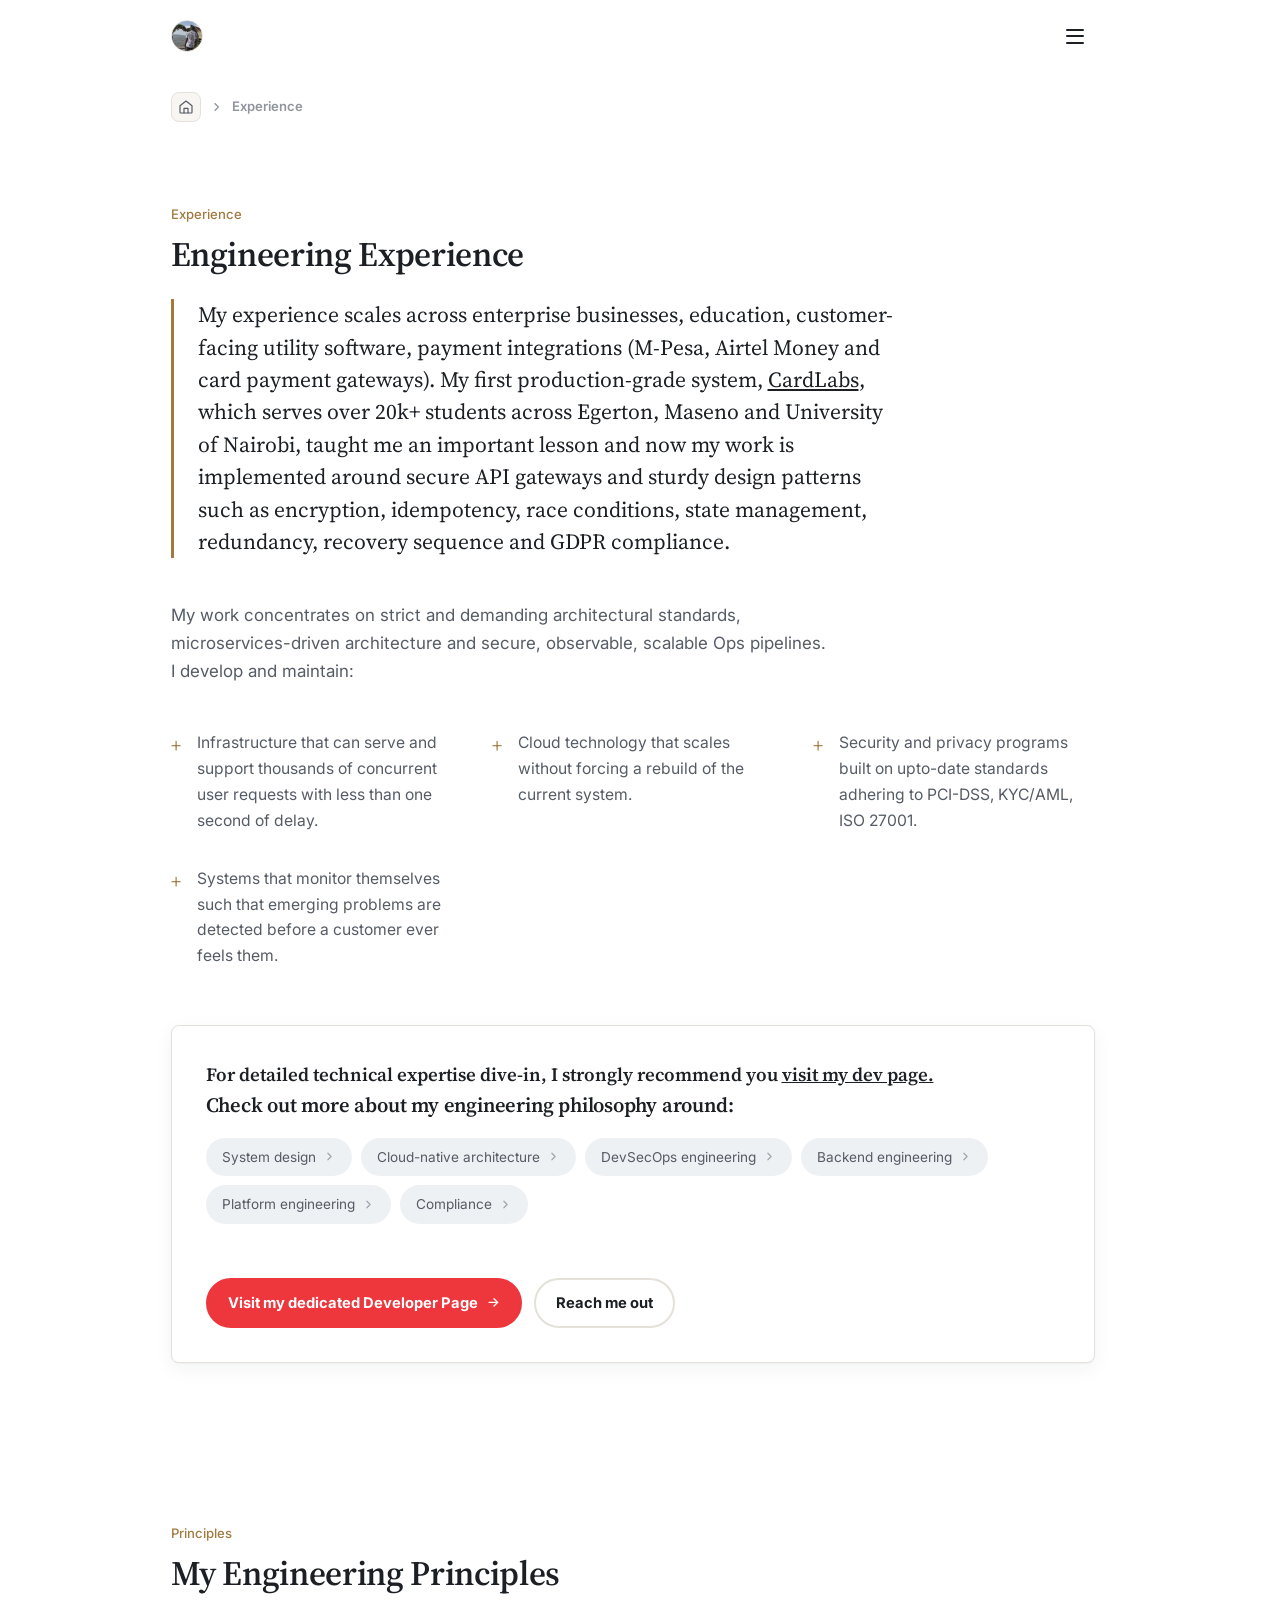
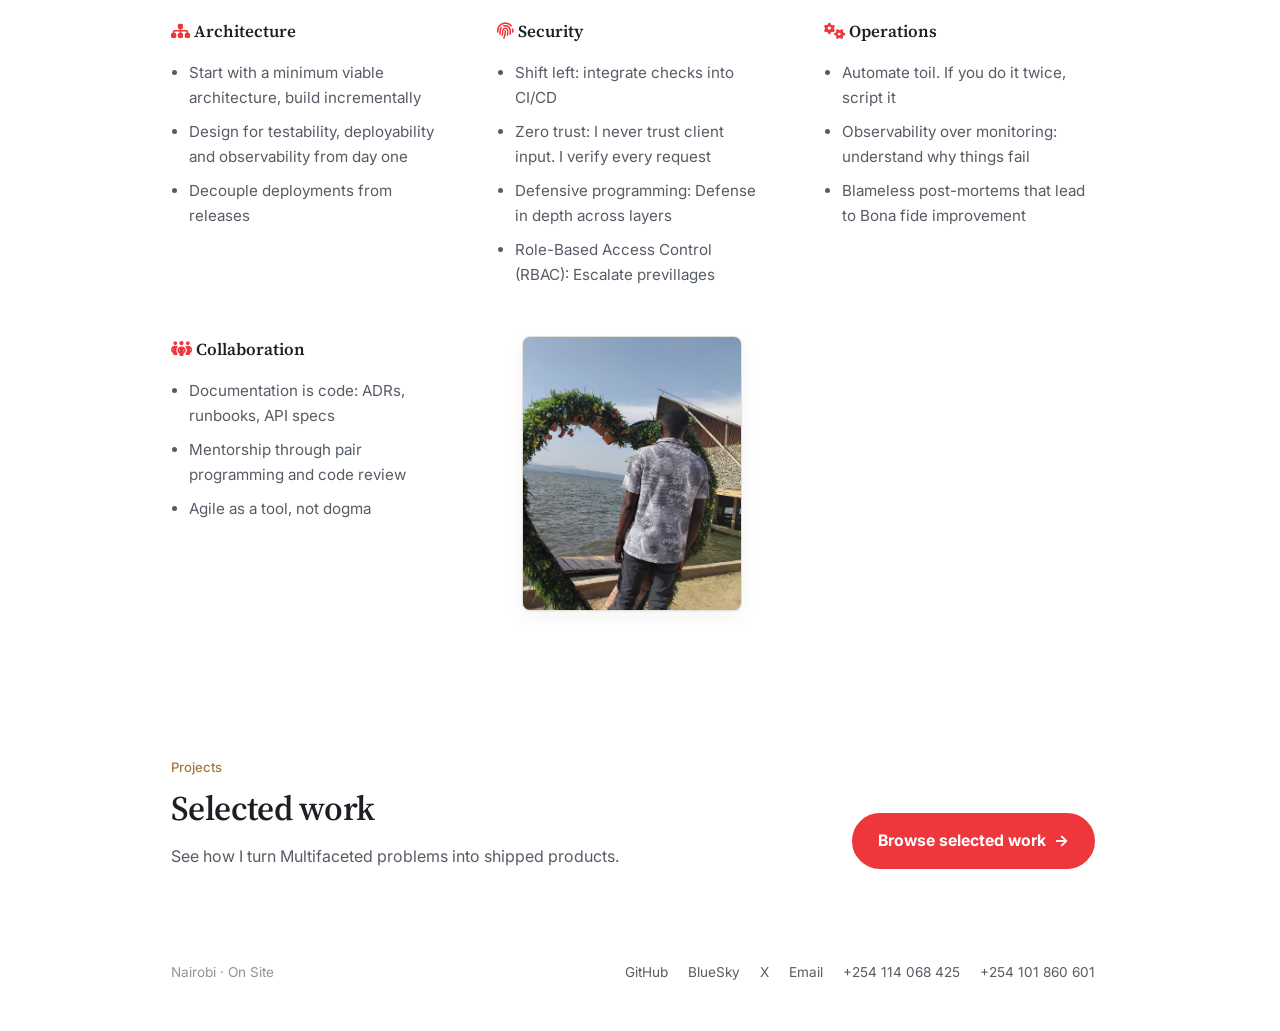
<file: experience.html>
<!DOCTYPE html>
<html lang="en">

<head>
  <meta charset="UTF-8">
  <meta name="viewport" content="width=device-width, initial-scale=1, viewport-fit=cover">
  <title>Experience | Peter Barasa</title>
  <link rel="icon" href="static/favicon.ico" sizes="any">
  <link rel="icon" type="image/png" sizes="32x32" href="static/favicon-32x32.png">
  <link rel="icon" type="image/png" sizes="16x16" href="static/favicon-16x16.png">
  <link rel="apple-touch-icon" sizes="180x180" href="static/apple-touch-icon.png">
  <link rel="manifest" href="static/site.webmanifest">
  <meta name="theme-color" content="#ffffff">
  <link rel="preconnect" href="https://fonts.googleapis.com">
  <link rel="preconnect" href="https://fonts.gstatic.com" crossorigin>
  <link
    href="https://fonts.googleapis.com/css2?family=Source+Serif+4:opsz,wght@8..60,400;8..60,500;8..60,600;8..60,700&family=Inter:wght@400;500;600&display=swap"
    rel="stylesheet">
  <link rel="stylesheet" href="https://cdnjs.cloudflare.com/ajax/libs/font-awesome/6.5.2/css/all.min.css">
  <link rel="stylesheet" href="static/site.css">
  <script src="static/site.js" defer></script>
</head>

<body>
  <header class="nav">
    <div class="nav-inner">
      <a class="nav-id" href="index.html">
        <span class="avatar media">
          <img src="static/me.jpeg" alt="Peter Barasa" width="32" height="32" decoding="async">
        </span>
      </a>
      <button type="button" class="menu-btn" id="menuBtn" aria-expanded="false" aria-controls="sidebar"
        aria-label="Open menu">
        <span class="bar"></span>
        <span class="bar"></span>
        <span class="bar"></span>
      </button>
    </div>
  </header>

  <div class="sidebar-overlay" id="sidebarOverlay"></div>

  <aside class="sidebar" id="sidebar" aria-hidden="true">
    <nav class="links" aria-label="Site navigation">
      <a href="index.html">
        <svg viewBox="0 0 24 24" fill="none" stroke="currentColor" stroke-width="1.7" stroke-linecap="round"
          stroke-linejoin="round" aria-hidden="true">
          <path d="m3 10 9-7 9 7v10a1 1 0 0 1-1 1H4a1 1 0 0 1-1-1V10Z" />
          <path d="M9 21v-7h6v7" />
        </svg>
        Home
      </a>
      <a href="experience.html#philosophy">
        <svg viewBox="0 0 24 24" fill="none" stroke="currentColor" stroke-width="1.7" stroke-linecap="round"
          stroke-linejoin="round" aria-hidden="true">
          <path d="M9 18h6" />
          <path d="M10 22h4" />
          <path
            d="M15.09 14c.18-.98.65-1.74 1.41-2.5A4.65 4.65 0 0 0 18 8 6 6 0 0 0 6 8c0 1 .23 2.23 1.5 3.5A4.61 4.61 0 0 1 8.91 14" />
        </svg>
        Philosophy
      </a>
      <a href="experience.html#arsenal">
        <svg viewBox="0 0 24 24" fill="none" stroke="currentColor" stroke-width="1.7" stroke-linecap="round"
          stroke-linejoin="round" aria-hidden="true">
          <path d="M21 8.5 12 3.5 3 8.5v7L12 20.5l9-5v-7Z" />
          <path d="M3 8.5 12 13.5l9-5" />
          <path d="M12 13.5v7" />
        </svg>
        Arsenal
      </a>
      <a href="projects.html">
        <svg viewBox="0 0 24 24" fill="none" stroke="currentColor" stroke-width="1.7" stroke-linecap="round"
          stroke-linejoin="round" aria-hidden="true">
          <path d="m12 2 9 5-9 5-9-5 9-5Z" />
          <path d="m3 12 9 5 9-5" />
          <path d="m3 17 9 5 9-5" />
        </svg>
        Projects
      </a>
      <a href="focus.html#domain">
        <svg viewBox="0 0 24 24" fill="none" stroke="currentColor" stroke-width="1.7" stroke-linecap="round"
          stroke-linejoin="round" aria-hidden="true">
          <rect x="2" y="5" width="20" height="14" rx="2.5" />
          <path d="M2 10h20" />
        </svg>
        FinTech
      </a>
      <a href="focus.html#ai-workflows">
        <svg viewBox="0 0 24 24" fill="none" stroke="currentColor" stroke-width="1.7" stroke-linecap="round"
          stroke-linejoin="round" aria-hidden="true">
          <path d="M12 2.5 13.9 8 19.5 9.9 13.9 11.8 12 17.3 10.1 11.8 4.5 9.9 10.1 8 12 2.5Z" />
          <path d="M18.5 15.5 19.3 17.7 21.5 18.5 19.3 19.3 18.5 21.5 17.7 19.3 15.5 18.5 17.7 17.7 18.5 15.5Z" />
        </svg>
        AI Workflows
      </a>
      <a href="focus.html#research">
        <svg viewBox="0 0 24 24" fill="none" stroke="currentColor" stroke-width="1.7" stroke-linecap="round"
          stroke-linejoin="round" aria-hidden="true">
          <path d="M3 17 9 11l4 4 8-8" />
          <path d="M15 7h6v6" />
        </svg>
        Research
      </a>
      <a href="community.html">
        <svg viewBox="0 0 24 24" fill="none" stroke="currentColor" stroke-width="1.7" stroke-linecap="round"
          stroke-linejoin="round" aria-hidden="true">
          <path d="M16 20v-1.5A3.5 3.5 0 0 0 12.5 15h-5A3.5 3.5 0 0 0 4 18.5V20" />
          <circle cx="10" cy="7" r="3" />
          <path d="M17 9a3 3 0 1 0 0-6M20 20v-1.5a3.5 3.5 0 0 0-2.5-3.35" />
        </svg>
        Community
      </a>
      <a href="articles.html">
        <svg viewBox="0 0 24 24" fill="none" stroke="currentColor" stroke-width="1.7" stroke-linecap="round"
          stroke-linejoin="round" aria-hidden="true">
          <path d="M5 3h11l3 3v15H5z" />
          <path d="M8 10h8M8 14h8M8 18h5" />
        </svg>
        Articles
      </a>

      <a href="education.html">
        <svg viewBox="0 0 24 24" fill="none" stroke="currentColor" stroke-width="1.7" stroke-linecap="round"
          stroke-linejoin="round" aria-hidden="true">
          <path d="M22 9.5 12 4.5 2 9.5l10 5 10-5Z" />
          <path d="M6 11.8V16c0 1.4 2.7 2.5 6 2.5s6-1.1 6-2.5v-4.2" />
        </svg>
        Education
      </a>
      <a href="contact.html">
        <svg viewBox="0 0 24 24" fill="none" stroke="currentColor" stroke-width="1.7" stroke-linecap="round"
          stroke-linejoin="round" aria-hidden="true">
          <rect x="2.5" y="4.5" width="19" height="15" rx="2.5" />
          <path d="m3.5 7 8.5 6 8.5-6" />
        </svg>
        Connect
      </a>
    </nav>
    <div class="sidebar-foot">
      <a href="https://github.com/barasapeter" target="_blank" rel="noopener">GitHub</a>
      <a href="https://bsky.app/profile/barasapeter.bsky.social" target="_blank" rel="noopener">BlueSky</a>
      <a href="https://x.com/devilmusk" target="_blank" rel="noopener">X</a>
    </div>
  </aside>
  <div class="page-trail wrap" aria-label="You are here">
    <a href="index.html" aria-label="Home">
      <svg viewBox="0 0 24 24" fill="none" stroke="currentColor" stroke-width="1.8" stroke-linecap="round"
        stroke-linejoin="round" aria-hidden="true">
        <path d="m3 10 9-7 9 7v10a1 1 0 0 1-1 1H4a1 1 0 0 1-1-1V10Z" />
        <path d="M9 21v-7h6v7" />
      </svg>
    </a>
    <svg class="trail-arrow" viewBox="0 0 24 24" fill="none" stroke="currentColor" stroke-width="2" aria-hidden="true">
      <path d="m9 18 6-6-6-6" />
    </svg>
    <span aria-current="page">Experience</span>
  </div>
  <main id="top">
    <section id="philosophy" class="wrap">
      <span class="eyebrow">Experience</span>
      <h2>Engineering Experience</h2>
      <div class="quote-block">My experience scales across enterprise businesses, education, customer-facing utility
        software, payment integrations (M-Pesa, Airtel Money and card payment gateways). My first production-grade
        system, <a href="https://app.cardlabs.cloud/">CardLabs</a>, which serves over 20k+ students across Egerton,
        Maseno and University of Nairobi, taught me an
        important lesson and now my work is implemented around secure API gateways and sturdy design patterns such as
        encryption, idempotency, race conditions, state management, redundancy, recovery sequence and GDPR compliance.
      </div>
      <p class="lede">My work concentrates on strict and demanding architectural standards, microservices-driven
        architecture and
        secure, observable, scalable Ops pipelines. I develop and maintain:</p>
      <div class="motive-list">
        <div class="item"><span class="mark">+</span>
          <p>Infrastructure that can serve and support thousands of concurrent user requests with less than one second
            of delay.</p>
        </div>
        <div class="item"><span class="mark">+</span>
          <p>Cloud technology that scales without forcing a rebuild of the current system.</p>
        </div>
        <div class="item"><span class="mark">+</span>
          <p>Security and privacy programs built on upto-date standards adhering to PCI-DSS, KYC/AML, ISO 27001.</p>
        </div>
        <div class="item"><span class="mark">+</span>
          <p>Systems that monitor themselves such that emerging problems are detected before a customer ever feels them.
          </p>
        </div>
      </div>

      <div class="philosophy-topics">
        <h3>For detailed technical expertise dive-in, I strongly recommend you <a
            href="https://detail-dev.cardlabs.cloud">visit my dev page.</a></h3>
        <h3 class="topics-title">Check out more about my engineering philosophy around:</h3>
        <div class="role-chips">
          <a class="chip" href="https://detail-dev.cardlabs.cloud">
            System design
            <svg class="chip-arrow" viewBox="0 0 24 24" fill="none" stroke="currentColor" stroke-width="2.2"
              stroke-linecap="round" stroke-linejoin="round" aria-hidden="true">
              <path d="m9 18 6-6-6-6" />
            </svg>
          </a>
          <a class="chip" href="https://detail-dev.cardlabs.cloud">
            Cloud-native architecture
            <svg class="chip-arrow" viewBox="0 0 24 24" fill="none" stroke="currentColor" stroke-width="2.2"
              stroke-linecap="round" stroke-linejoin="round" aria-hidden="true">
              <path d="m9 18 6-6-6-6" />
            </svg>
          </a>
          <a class="chip" href="https://detail-dev.cardlabs.cloud">
            DevSecOps engineering
            <svg class="chip-arrow" viewBox="0 0 24 24" fill="none" stroke="currentColor" stroke-width="2.2"
              stroke-linecap="round" stroke-linejoin="round" aria-hidden="true">
              <path d="m9 18 6-6-6-6" />
            </svg>
          </a>
          <a class="chip" href="https://detail-dev.cardlabs.cloud">
            Backend engineering
            <svg class="chip-arrow" viewBox="0 0 24 24" fill="none" stroke="currentColor" stroke-width="2.2"
              stroke-linecap="round" stroke-linejoin="round" aria-hidden="true">
              <path d="m9 18 6-6-6-6" />
            </svg>
          </a>
          <a class="chip" href="https://detail-dev.cardlabs.cloud">
            Platform engineering
            <svg class="chip-arrow" viewBox="0 0 24 24" fill="none" stroke="currentColor" stroke-width="2.2"
              stroke-linecap="round" stroke-linejoin="round" aria-hidden="true">
              <path d="m9 18 6-6-6-6" />
            </svg>
          </a>
          <a class="chip" href="https://detail-dev.cardlabs.cloud">
            Compliance
            <svg class="chip-arrow" viewBox="0 0 24 24" fill="none" stroke="currentColor" stroke-width="2.2"
              stroke-linecap="round" stroke-linejoin="round" aria-hidden="true">
              <path d="m9 18 6-6-6-6" />
            </svg>
          </a>
        </div>
        <div class="topics-cta">
          <a class="btn primary" href="https://detail-dev.cardlabs.cloud">
            Visit my dedicated Developer Page
            <svg class="btn-icon" viewBox="0 0 24 24" fill="none" stroke="currentColor" stroke-width="2.2"
              stroke-linecap="round" stroke-linejoin="round" aria-hidden="true">
              <path d="M5 12h14" />
              <path d="m13 6 6 6-6 6" />
            </svg>
          </a>
          <a class="btn" href="contact.html">Reach me out</a>
        </div>
      </div>
    </section>

    <section class="wrap" style="background:none;">
      <span class="eyebrow">Principles</span>
      <h2>My Engineering Principles</h2>
      <div class="principle-grid">
        <div>

          <h4><i class="fa-solid fa-sitemap pr"></i> Architecture</h4>
          <ul>
            <li>Start with a minimum viable architecture, build incrementally</li>
            <li>Design for testability, deployability and observability from day one</li>
            <li>Decouple deployments from releases</li>
          </ul>
        </div>
        <div>
          <h4><i class="fa-solid fa-fingerprint pr"></i> Security</h4>
          <ul>
            <li>Shift left: integrate checks into CI/CD</li>
            <li>Zero trust: I never trust client input. I verify every request</li>
            <li>Defensive programming: Defense in depth across layers</li>
            <li>Role-Based Access Control (RBAC): Escalate previllages</li>
          </ul>
        </div>
        <div>
          <h4><i class="fa-solid fa-gears pr"></i> Operations</h4>
          <ul>
            <li>Automate toil. If you do it twice, script it</li>
            <li>Observability over monitoring: understand why things fail</li>
            <li>Blameless post-mortems that lead to Bona fide improvement</li>
          </ul>
        </div>
        <div>
          <h4><i class="fa-solid fa-people-group pr"></i> Collaboration</h4>
          <ul>
            <li>Documentation is code: ADRs, runbooks, API specs</li>
            <li>Mentorship through pair programming and code review</li>
            <li>Agile as a tool, not dogma</li>
          </ul>
        </div>
        <div class="principle-photo media">
          <img src="static/me.jpeg" alt="Peter Barasa" width="220" height="275" loading="lazy" decoding="async">
        </div>
      </div>
    </section>
    <section class="page-next wrap" aria-label="Continue exploring">
      <span class="eyebrow">Projects</span>
      <div class="page-next-inner">
        <div>
          <h2>Selected work</h2>
          <p>See how I turn Multifaceted problems into shipped products.</p>
        </div>
        <a class="btn primary" href="projects.html">Browse selected work <span aria-hidden="true">→</span></a>
      </div>
    </section>
  </main>
  <footer class="wrap">
    <div class="footer-inner">
      <span>Nairobi · On Site</span>
      <div class="footer-links">
        <a href="https://github.com/barasapeter" target="_blank" rel="noopener">GitHub</a>
        <a href="https://bsky.app/profile/barasapeter.bsky.social" target="_blank" rel="noopener">BlueSky</a>
        <a href="https://x.com/devilmusk" target="_blank" rel="noopener">X</a>
        <a
          href="https://cardlabs.cloud/cdn-cgi/l/email-protection#9bf9fae9fae8faebfeeffee9aea9dbfcf6faf2f7b5f8f4f6">Email</a>
        <a href="tel:+254114068425">+254 114 068 425</a>
        <a href="tel:+254101860601">+254 101 860 601</a>
      </div>

    </div>
  </footer>
</body>

</html>
</file>
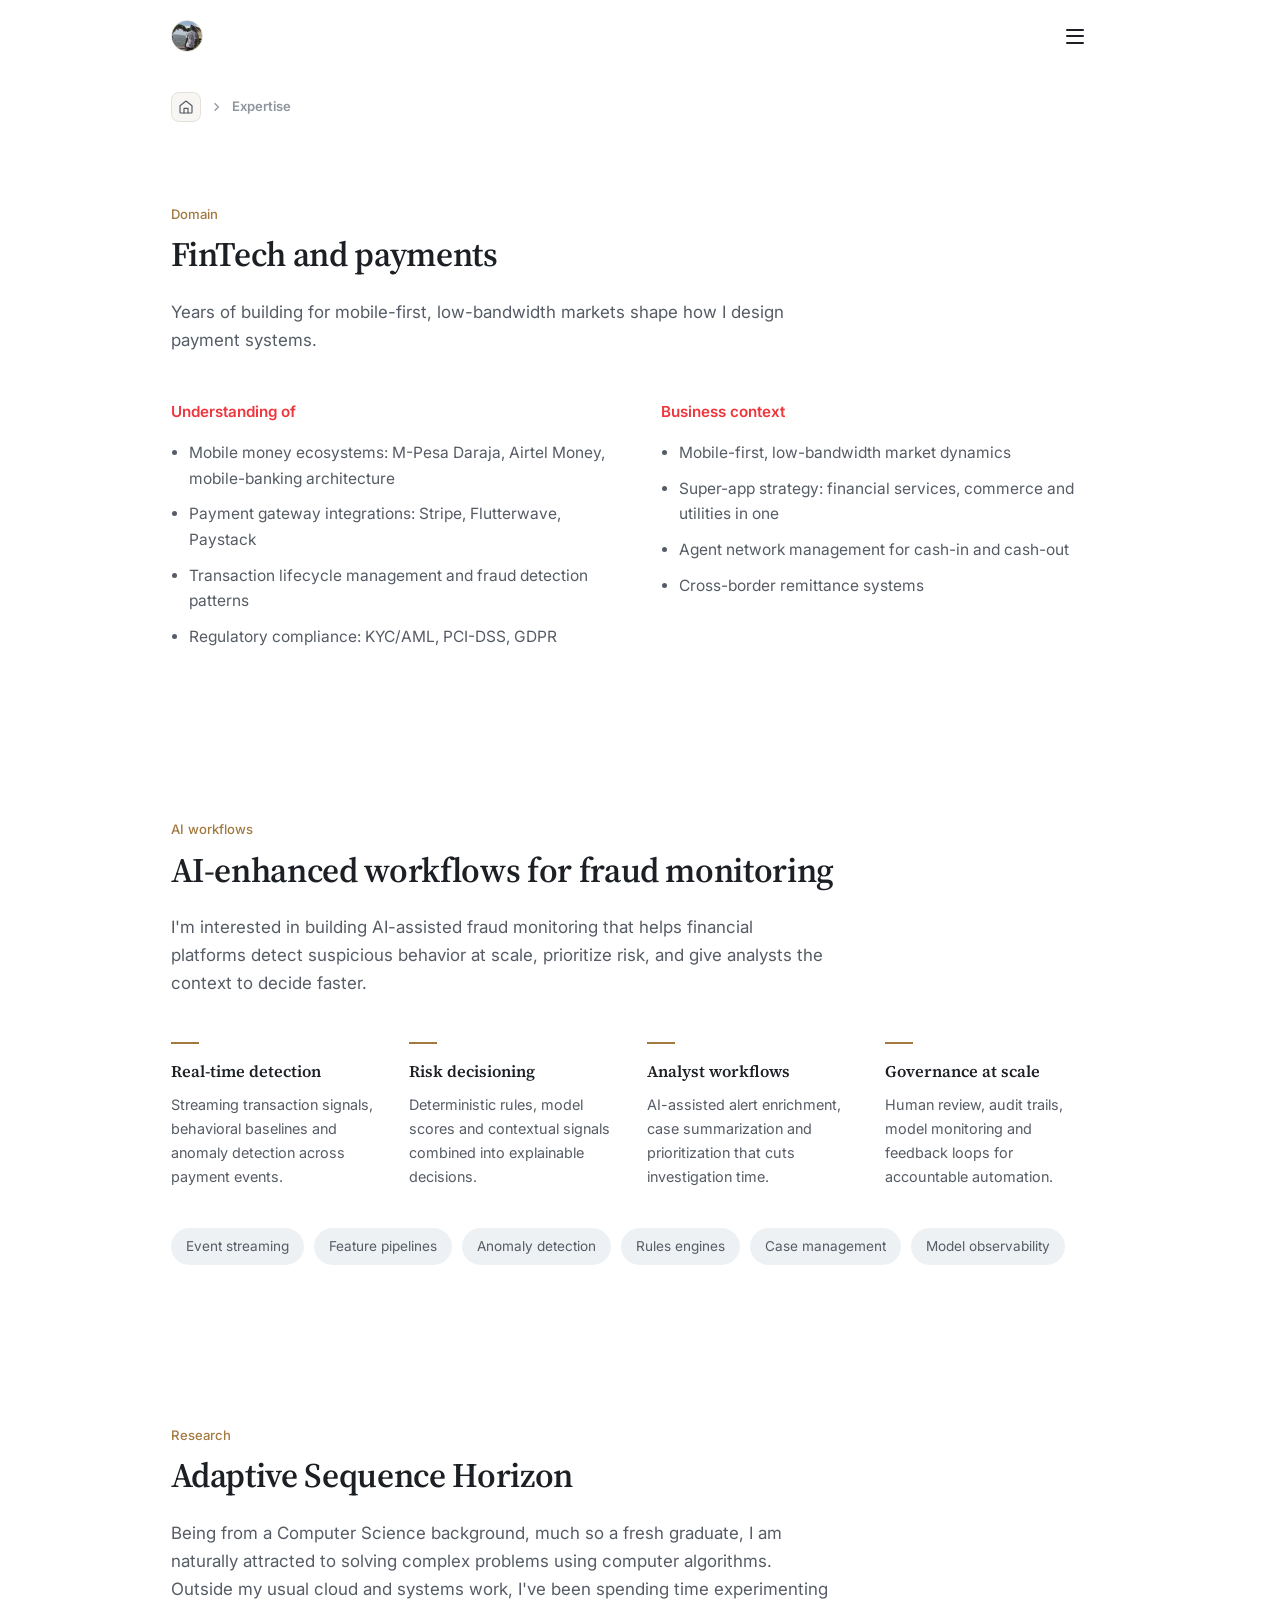
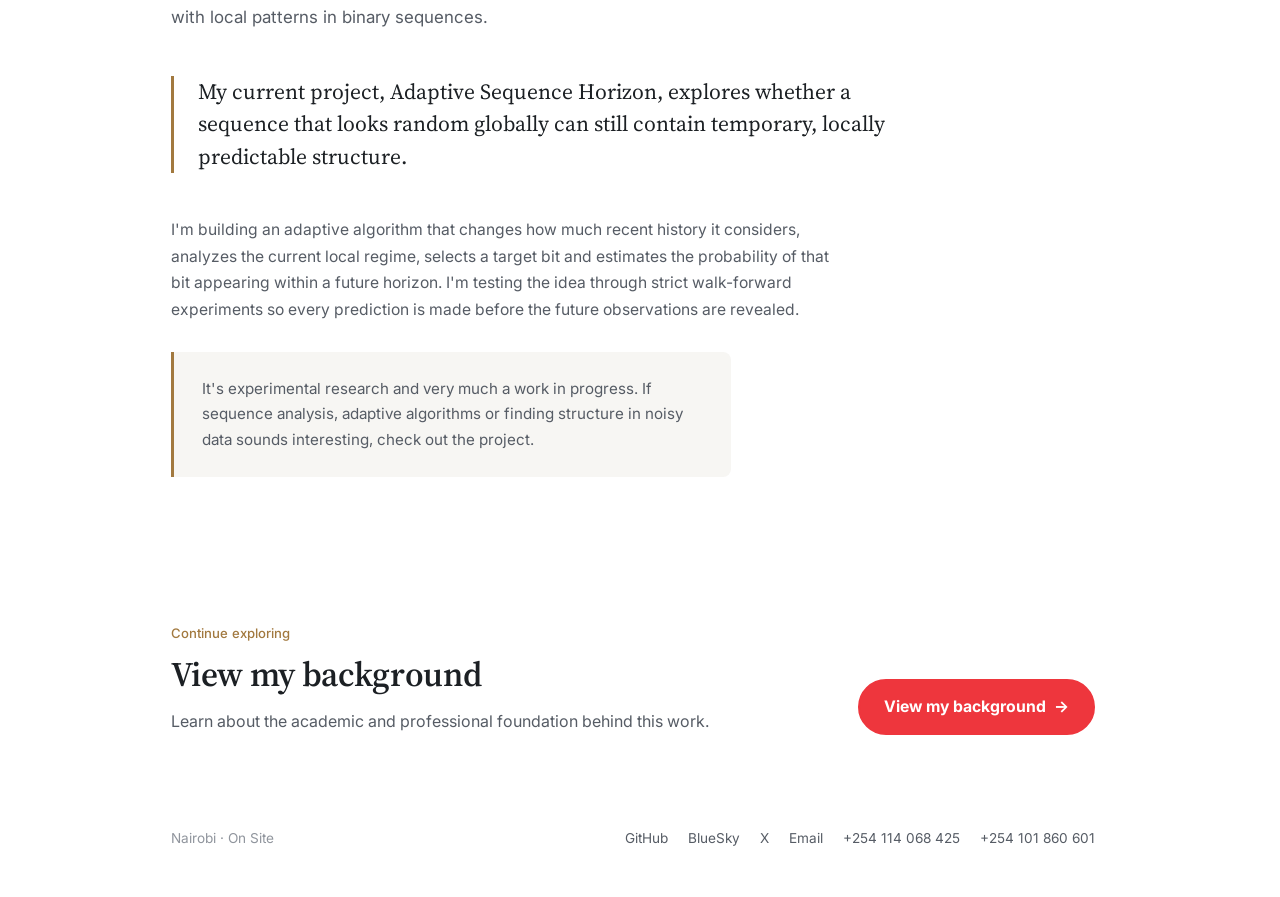
<file: focus.html>
<!DOCTYPE html>
<html lang="en">

<head>
  <meta charset="UTF-8">
  <meta name="viewport" content="width=device-width, initial-scale=1, viewport-fit=cover">
  <title>FinTech, AI & Research | Peter Barasa</title>
  <link rel="icon" href="static/favicon.ico" sizes="any">
  <link rel="icon" type="image/png" sizes="32x32" href="static/favicon-32x32.png">
  <link rel="icon" type="image/png" sizes="16x16" href="static/favicon-16x16.png">
  <link rel="apple-touch-icon" sizes="180x180" href="static/apple-touch-icon.png">
  <link rel="manifest" href="static/site.webmanifest">
  <meta name="theme-color" content="#ffffff">
  <link rel="preconnect" href="https://fonts.googleapis.com">
  <link rel="preconnect" href="https://fonts.gstatic.com" crossorigin>
  <link
    href="https://fonts.googleapis.com/css2?family=Source+Serif+4:opsz,wght@8..60,400;8..60,500;8..60,600;8..60,700&family=Inter:wght@400;500;600&display=swap"
    rel="stylesheet">
  <link rel="stylesheet" href="static/site.css">
  <script src="static/site.js" defer></script>
</head>

<body>
  <header class="nav">
    <div class="nav-inner">
      <a class="nav-id" href="index.html">
        <span class="avatar media">
          <img src="static/me.jpeg" alt="Peter Barasa" width="32" height="32" decoding="async">
        </span>
      </a>
      <button type="button" class="menu-btn" id="menuBtn" aria-expanded="false" aria-controls="sidebar"
        aria-label="Open menu">
        <span class="bar"></span>
        <span class="bar"></span>
        <span class="bar"></span>
      </button>
    </div>
  </header>

  <div class="sidebar-overlay" id="sidebarOverlay"></div>

  <aside class="sidebar" id="sidebar" aria-hidden="true">
    <nav class="links" aria-label="Site navigation">
      <a href="index.html">
        <svg viewBox="0 0 24 24" fill="none" stroke="currentColor" stroke-width="1.7" stroke-linecap="round"
          stroke-linejoin="round" aria-hidden="true">
          <path d="m3 10 9-7 9 7v10a1 1 0 0 1-1 1H4a1 1 0 0 1-1-1V10Z" />
          <path d="M9 21v-7h6v7" />
        </svg>
        Home
      </a>
      <a href="experience.html#philosophy">
        <svg viewBox="0 0 24 24" fill="none" stroke="currentColor" stroke-width="1.7" stroke-linecap="round"
          stroke-linejoin="round" aria-hidden="true">
          <path d="M9 18h6" />
          <path d="M10 22h4" />
          <path
            d="M15.09 14c.18-.98.65-1.74 1.41-2.5A4.65 4.65 0 0 0 18 8 6 6 0 0 0 6 8c0 1 .23 2.23 1.5 3.5A4.61 4.61 0 0 1 8.91 14" />
        </svg>
        Philosophy
      </a>
      <a href="experience.html#arsenal">
        <svg viewBox="0 0 24 24" fill="none" stroke="currentColor" stroke-width="1.7" stroke-linecap="round"
          stroke-linejoin="round" aria-hidden="true">
          <path d="M21 8.5 12 3.5 3 8.5v7L12 20.5l9-5v-7Z" />
          <path d="M3 8.5 12 13.5l9-5" />
          <path d="M12 13.5v7" />
        </svg>
        Arsenal
      </a>
      <a href="projects.html">
        <svg viewBox="0 0 24 24" fill="none" stroke="currentColor" stroke-width="1.7" stroke-linecap="round"
          stroke-linejoin="round" aria-hidden="true">
          <path d="m12 2 9 5-9 5-9-5 9-5Z" />
          <path d="m3 12 9 5 9-5" />
          <path d="m3 17 9 5 9-5" />
        </svg>
        Projects
      </a>
      <a href="focus.html#domain">
        <svg viewBox="0 0 24 24" fill="none" stroke="currentColor" stroke-width="1.7" stroke-linecap="round"
          stroke-linejoin="round" aria-hidden="true">
          <rect x="2" y="5" width="20" height="14" rx="2.5" />
          <path d="M2 10h20" />
        </svg>
        FinTech
      </a>
      <a href="focus.html#ai-workflows">
        <svg viewBox="0 0 24 24" fill="none" stroke="currentColor" stroke-width="1.7" stroke-linecap="round"
          stroke-linejoin="round" aria-hidden="true">
          <path d="M12 2.5 13.9 8 19.5 9.9 13.9 11.8 12 17.3 10.1 11.8 4.5 9.9 10.1 8 12 2.5Z" />
          <path d="M18.5 15.5 19.3 17.7 21.5 18.5 19.3 19.3 18.5 21.5 17.7 19.3 15.5 18.5 17.7 17.7 18.5 15.5Z" />
        </svg>
        AI Workflows
      </a>
      <a href="focus.html#research">
        <svg viewBox="0 0 24 24" fill="none" stroke="currentColor" stroke-width="1.7" stroke-linecap="round"
          stroke-linejoin="round" aria-hidden="true">
          <path d="M3 17 9 11l4 4 8-8" />
          <path d="M15 7h6v6" />
        </svg>
        Research
      </a>
      <a href="community.html">
        <svg viewBox="0 0 24 24" fill="none" stroke="currentColor" stroke-width="1.7" stroke-linecap="round" stroke-linejoin="round" aria-hidden="true">
          <path d="M16 20v-1.5A3.5 3.5 0 0 0 12.5 15h-5A3.5 3.5 0 0 0 4 18.5V20" />
          <circle cx="10" cy="7" r="3" />
          <path d="M17 9a3 3 0 1 0 0-6M20 20v-1.5a3.5 3.5 0 0 0-2.5-3.35" />
        </svg>
        Community
      </a>
      <a href="articles.html">
        <svg viewBox="0 0 24 24" fill="none" stroke="currentColor" stroke-width="1.7" stroke-linecap="round" stroke-linejoin="round" aria-hidden="true">
          <path d="M5 3h11l3 3v15H5z" />
          <path d="M8 10h8M8 14h8M8 18h5" />
        </svg>
        Articles
      </a>

      <a href="education.html">
        <svg viewBox="0 0 24 24" fill="none" stroke="currentColor" stroke-width="1.7" stroke-linecap="round"
          stroke-linejoin="round" aria-hidden="true">
          <path d="M22 9.5 12 4.5 2 9.5l10 5 10-5Z" />
          <path d="M6 11.8V16c0 1.4 2.7 2.5 6 2.5s6-1.1 6-2.5v-4.2" />
        </svg>
        Education
      </a>
      <a href="contact.html">
        <svg viewBox="0 0 24 24" fill="none" stroke="currentColor" stroke-width="1.7" stroke-linecap="round"
          stroke-linejoin="round" aria-hidden="true">
          <rect x="2.5" y="4.5" width="19" height="15" rx="2.5" />
          <path d="m3.5 7 8.5 6 8.5-6" />
        </svg>
        Connect
      </a>
    </nav>
    <div class="sidebar-foot">
      <a href="https://github.com/barasapeter" target="_blank" rel="noopener">GitHub</a>
      <a href="https://bsky.app/profile/barasapeter.bsky.social" target="_blank" rel="noopener">BlueSky</a>
      <a href="https://x.com/devilmusk" target="_blank" rel="noopener">X</a>
    </div>
  </aside>
  <div class="page-trail wrap" aria-label="You are here">
    <a href="index.html" aria-label="Home">
      <svg viewBox="0 0 24 24" fill="none" stroke="currentColor" stroke-width="1.8" stroke-linecap="round" stroke-linejoin="round" aria-hidden="true"><path d="m3 10 9-7 9 7v10a1 1 0 0 1-1 1H4a1 1 0 0 1-1-1V10Z" /><path d="M9 21v-7h6v7" /></svg>
    </a>
    <svg class="trail-arrow" viewBox="0 0 24 24" fill="none" stroke="currentColor" stroke-width="2" aria-hidden="true"><path d="m9 18 6-6-6-6" /></svg>
    <span aria-current="page">Expertise</span>
  </div>
  <main id="top">
    <section id="domain" class="wrap" style="background:none;">
      <span class="eyebrow">Domain</span>
      <h2>FinTech and payments</h2>
      <p class="lede">Years of building for mobile-first, low-bandwidth markets shape how I design payment systems.</p>
      <div class="two-col">
        <div>
          <h4>Understanding of</h4>
          <ul>
            <li>Mobile money ecosystems: M-Pesa Daraja, Airtel Money, mobile-banking architecture</li>
            <li>Payment gateway integrations: Stripe, Flutterwave, Paystack</li>
            <li>Transaction lifecycle management and fraud detection patterns</li>
            <li>Regulatory compliance: KYC/AML, PCI-DSS, GDPR</li>
          </ul>
        </div>
        <div>
          <h4>Business context</h4>
          <ul>
            <li>Mobile-first, low-bandwidth market dynamics</li>
            <li>Super-app strategy: financial services, commerce and utilities in one</li>
            <li>Agent network management for cash-in and cash-out</li>
            <li>Cross-border remittance systems</li>
          </ul>
        </div>
      </div>
    </section>

    <section id="ai-workflows" class="wrap">
      <span class="eyebrow">AI workflows</span>
      <h2>AI-enhanced workflows for fraud monitoring</h2>
      <p class="lede">I'm interested in building AI-assisted fraud monitoring that helps financial platforms detect
        suspicious behavior at scale, prioritize risk, and give analysts the context to decide faster.</p>
      <div class="flow-grid">
        <div class="flow-card">
          <div class="rule"></div>
          <h4>Real-time detection</h4>
          <p>Streaming transaction signals, behavioral baselines and anomaly detection across payment events.</p>
        </div>
        <div class="flow-card">
          <div class="rule"></div>
          <h4>Risk decisioning</h4>
          <p>Deterministic rules, model scores and contextual signals combined into explainable decisions.</p>
        </div>
        <div class="flow-card">
          <div class="rule"></div>
          <h4>Analyst workflows</h4>
          <p>AI-assisted alert enrichment, case summarization and prioritization that cuts investigation time.</p>
        </div>
        <div class="flow-card">
          <div class="rule"></div>
          <h4>Governance at scale</h4>
          <p>Human review, audit trails, model monitoring and feedback loops for accountable automation.</p>
        </div>
      </div>
      <div class="role-chips">
        <span class="chip">Event streaming</span>
        <span class="chip">Feature pipelines</span>
        <span class="chip">Anomaly detection</span>
        <span class="chip">Rules engines</span>
        <span class="chip">Case management</span>
        <span class="chip">Model observability</span>
      </div>
    </section>

    <section id="research" class="wrap" style="background:none;">
      <span class="eyebrow">Research</span>
      <h2>Adaptive Sequence Horizon</h2>
      <p class="lede">Being from a Computer Science background, much so a fresh graduate, I am naturally attracted to
        solving complex problems using computer algorithms. Outside my usual cloud and systems work, I've been spending
        time experimenting with local patterns in binary sequences.</p>
      <div class="quote-block">My current project, Adaptive Sequence Horizon, explores whether a sequence that looks
        random globally can still contain temporary, locally predictable structure.</div>
      <p style="color:var(--ink-soft);font-size:0.98rem;line-height:1.7;max-width:68ch;margin-bottom:8px;">
        I'm building an adaptive algorithm that changes how much recent history it considers, analyzes the current local
        regime, selects a target bit and estimates the probability of that bit appearing within a future horizon. I'm
        testing the idea through strict walk-forward experiments so every prediction is made before the future
        observations are revealed.
      </p>
      <aside class="hero-note">
        <p>It's experimental research and very much a work in progress. If sequence analysis, adaptive algorithms or
          finding structure in noisy data sounds interesting, check out the project.</p>
      </aside>
    </section>
    <section class="page-next wrap" aria-label="Continue exploring">
      <span class="eyebrow">Continue exploring</span>
      <div class="page-next-inner">
        <div>
          <h2>View my background</h2>
          <p>Learn about the academic and professional foundation behind this work.</p>
        </div>
        <a class="btn primary" href="education.html">View my background <span aria-hidden="true">→</span></a>
      </div>
    </section>
  </main>
  <footer class="wrap">
    <div class="footer-inner">
      <span>Nairobi · On Site</span>
      <div class="footer-links">
        <a href="https://github.com/barasapeter" target="_blank" rel="noopener">GitHub</a>
        <a href="https://bsky.app/profile/barasapeter.bsky.social" target="_blank" rel="noopener">BlueSky</a>
        <a href="https://x.com/devilmusk" target="_blank" rel="noopener">X</a>
        <a
          href="https://cardlabs.cloud/cdn-cgi/l/email-protection#9bf9fae9fae8faebfeeffee9aea9dbfcf6faf2f7b5f8f4f6">Email</a>
        <a href="tel:+254114068425">+254 114 068 425</a>
        <a href="tel:+254101860601">+254 101 860 601</a>
      </div>

    </div>
  </footer>
</body>

</html>
</file>
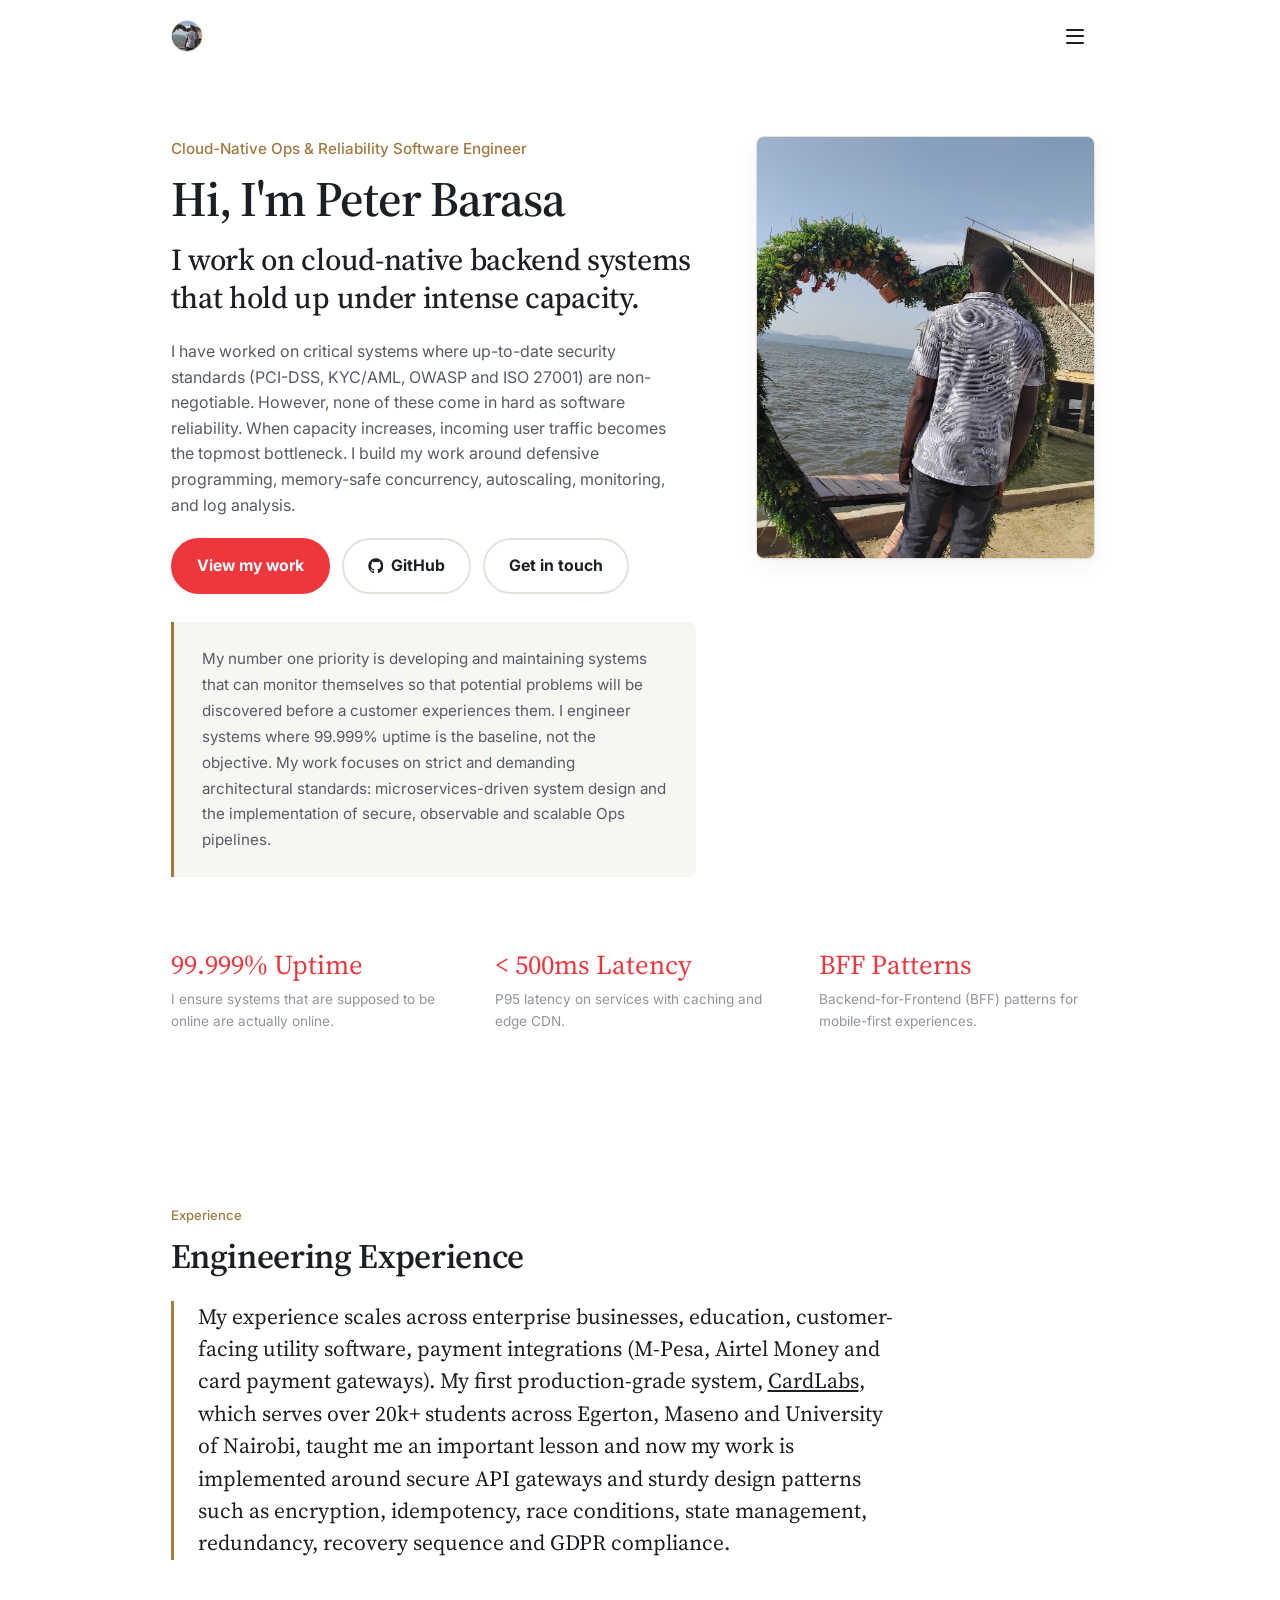
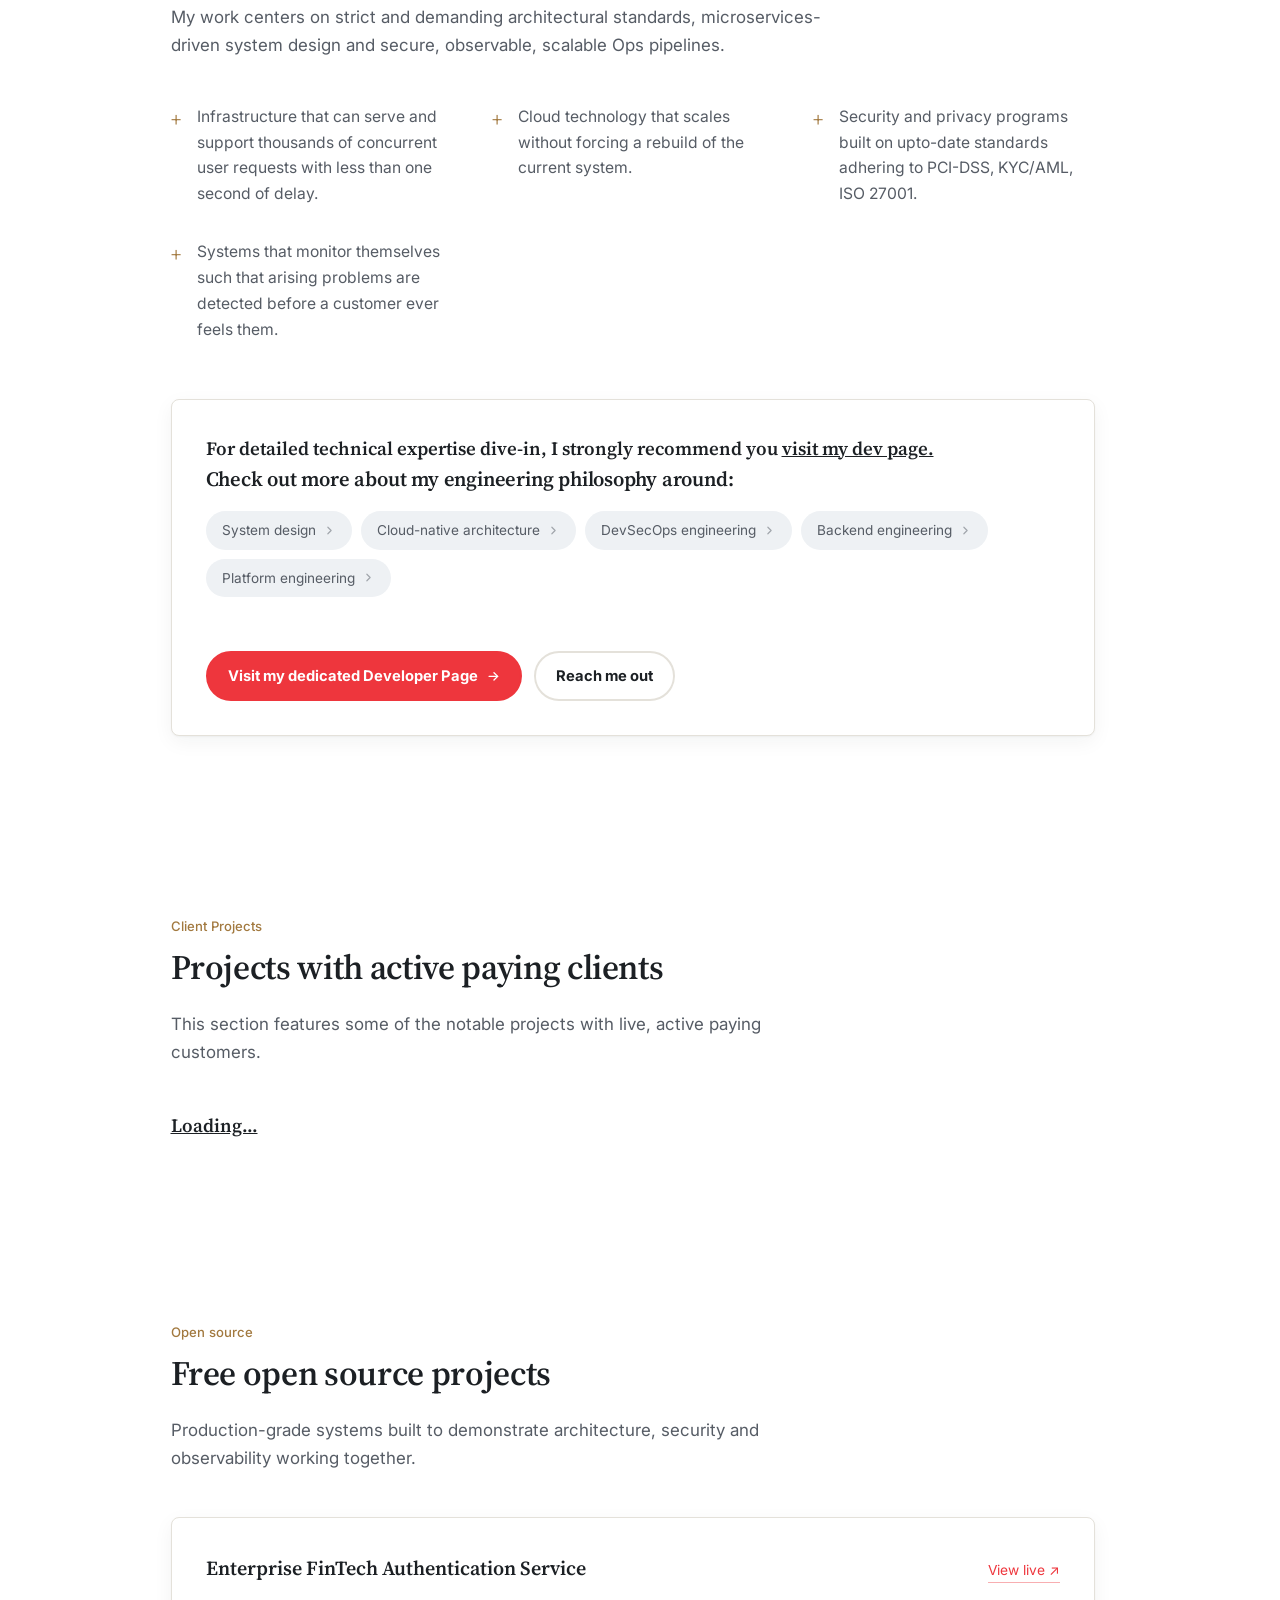
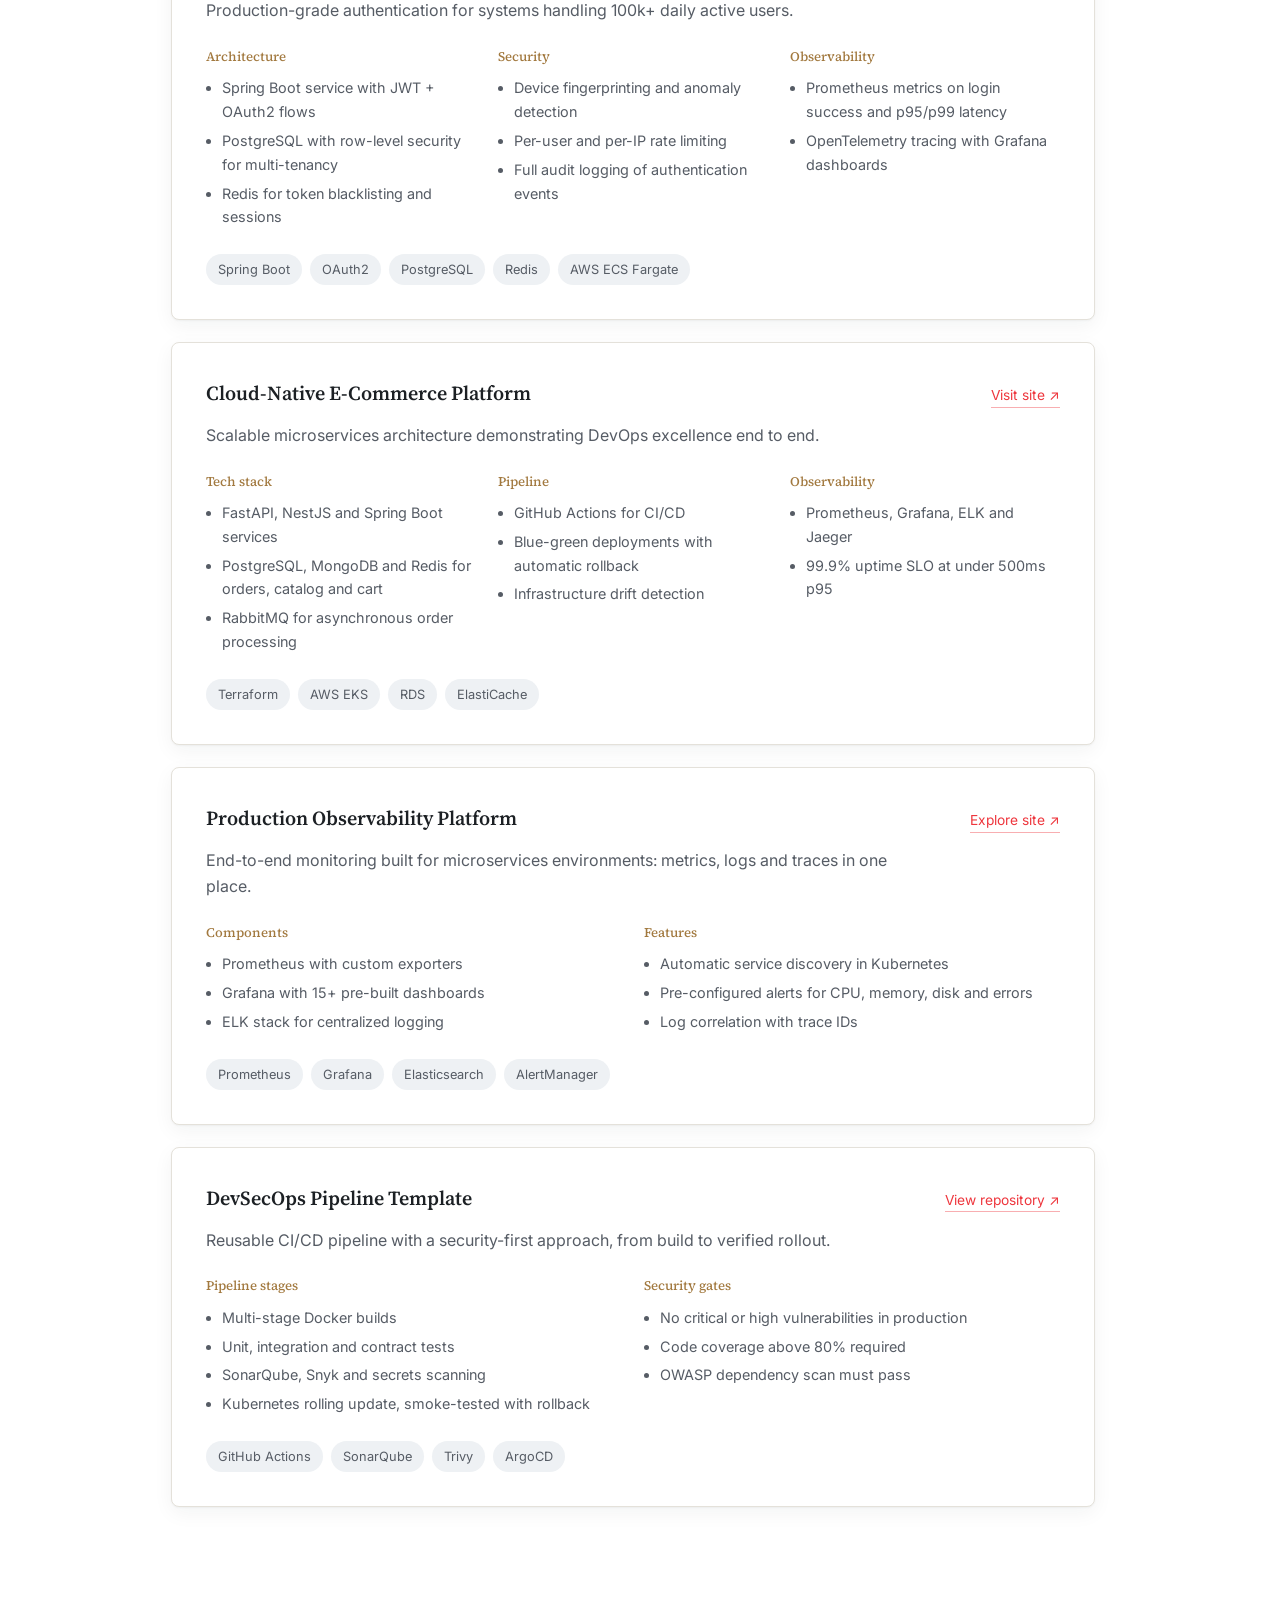
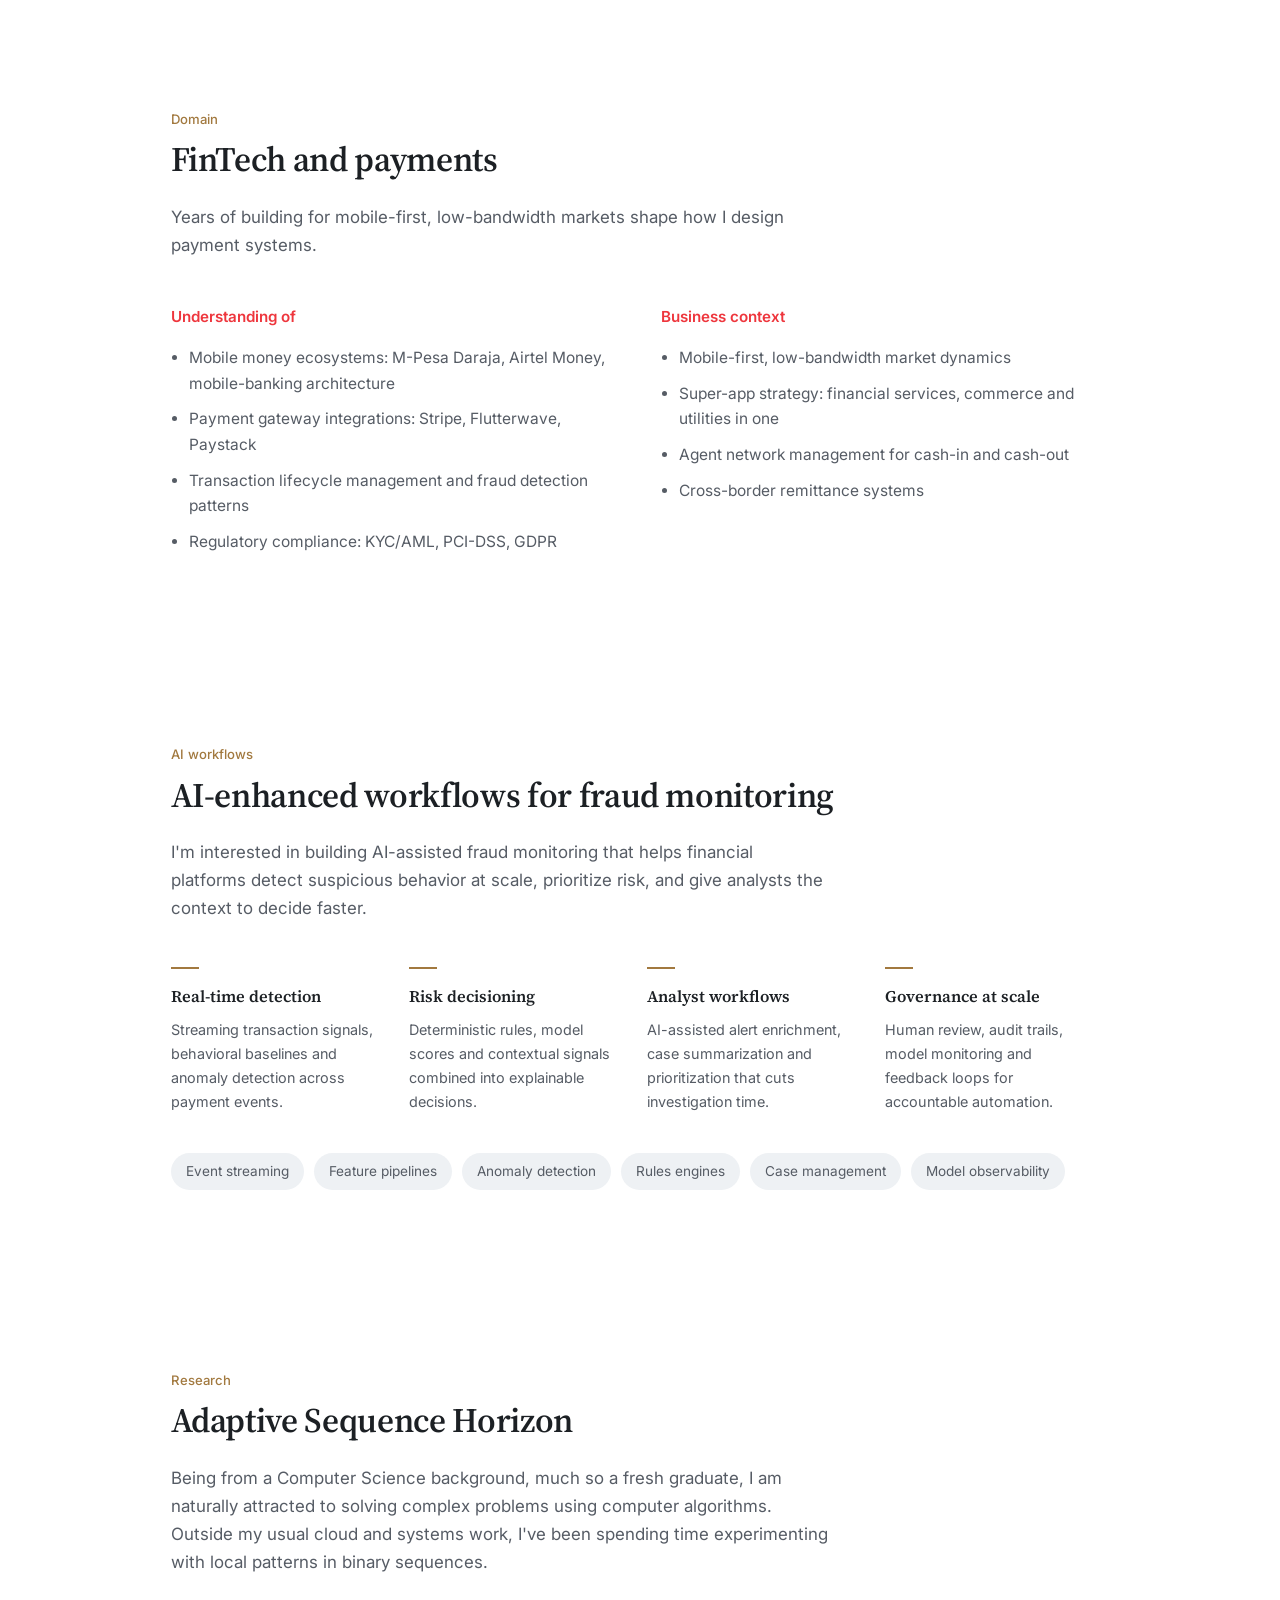
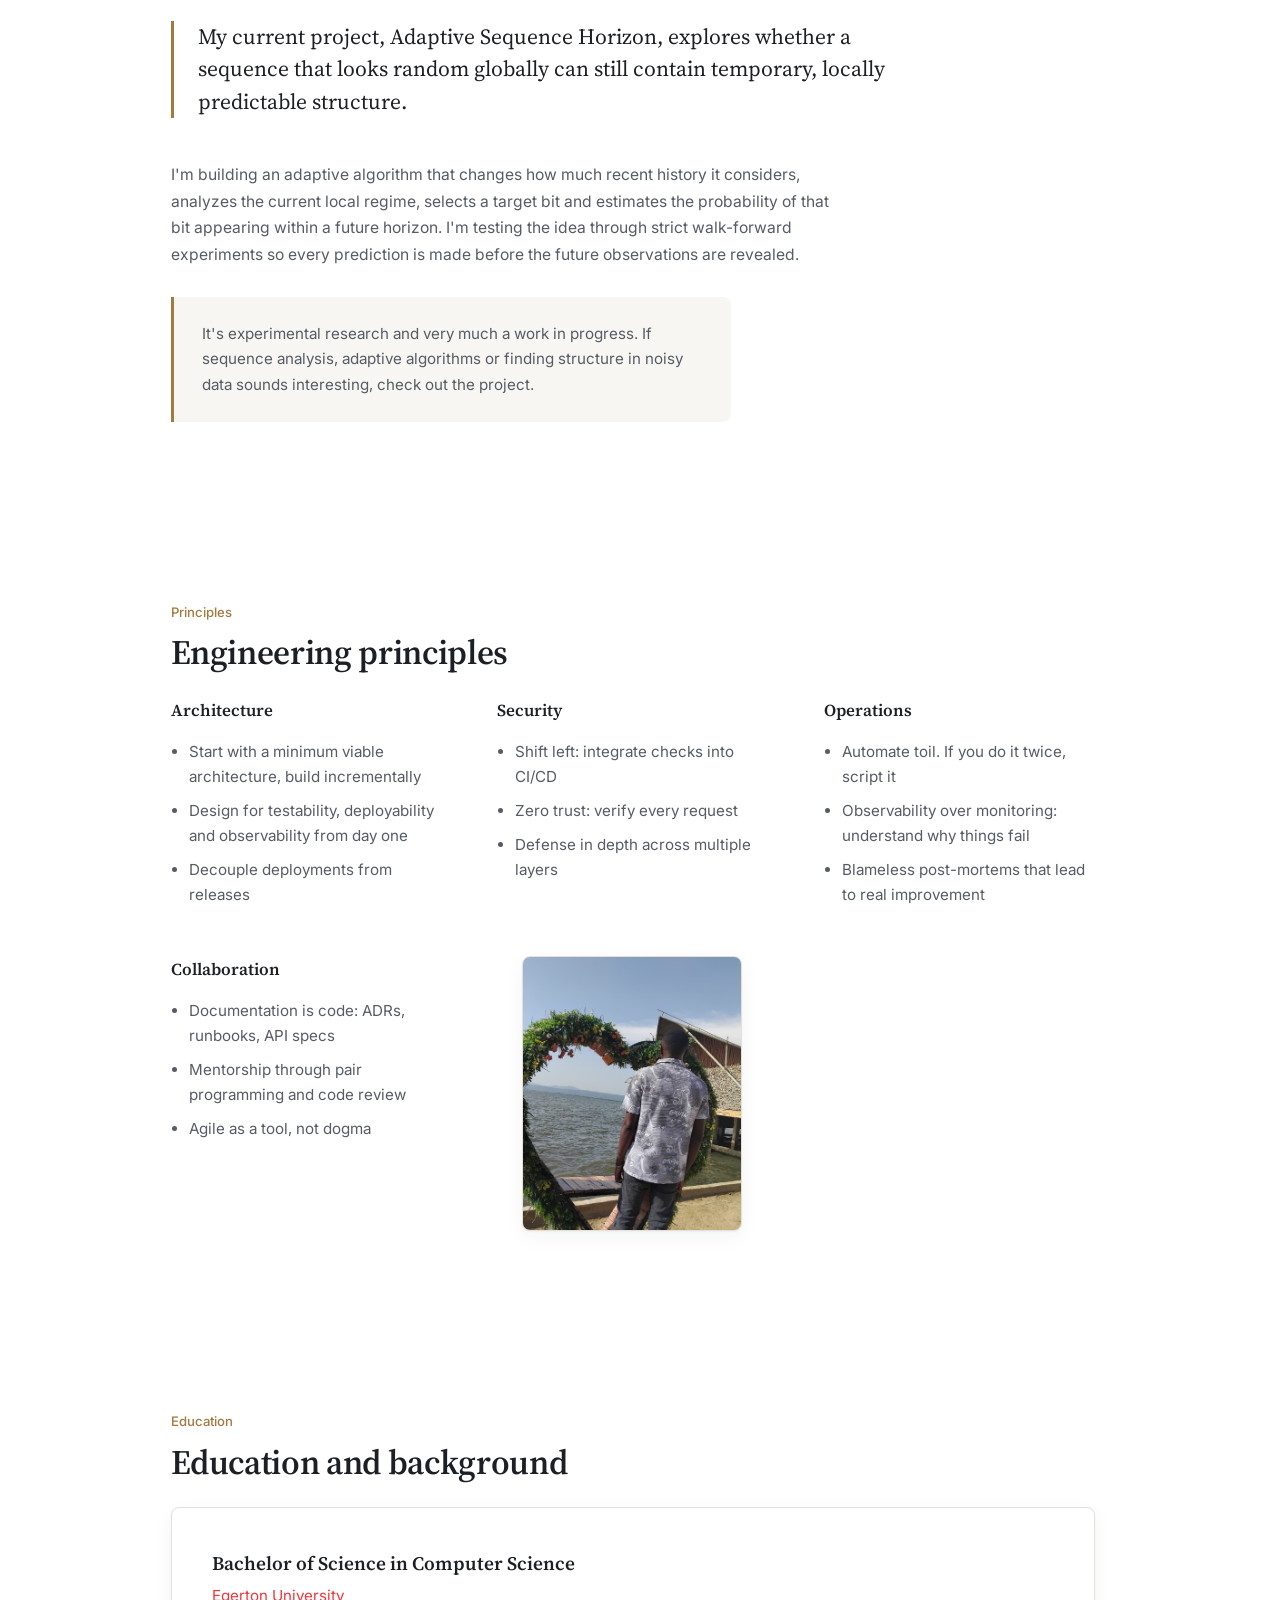
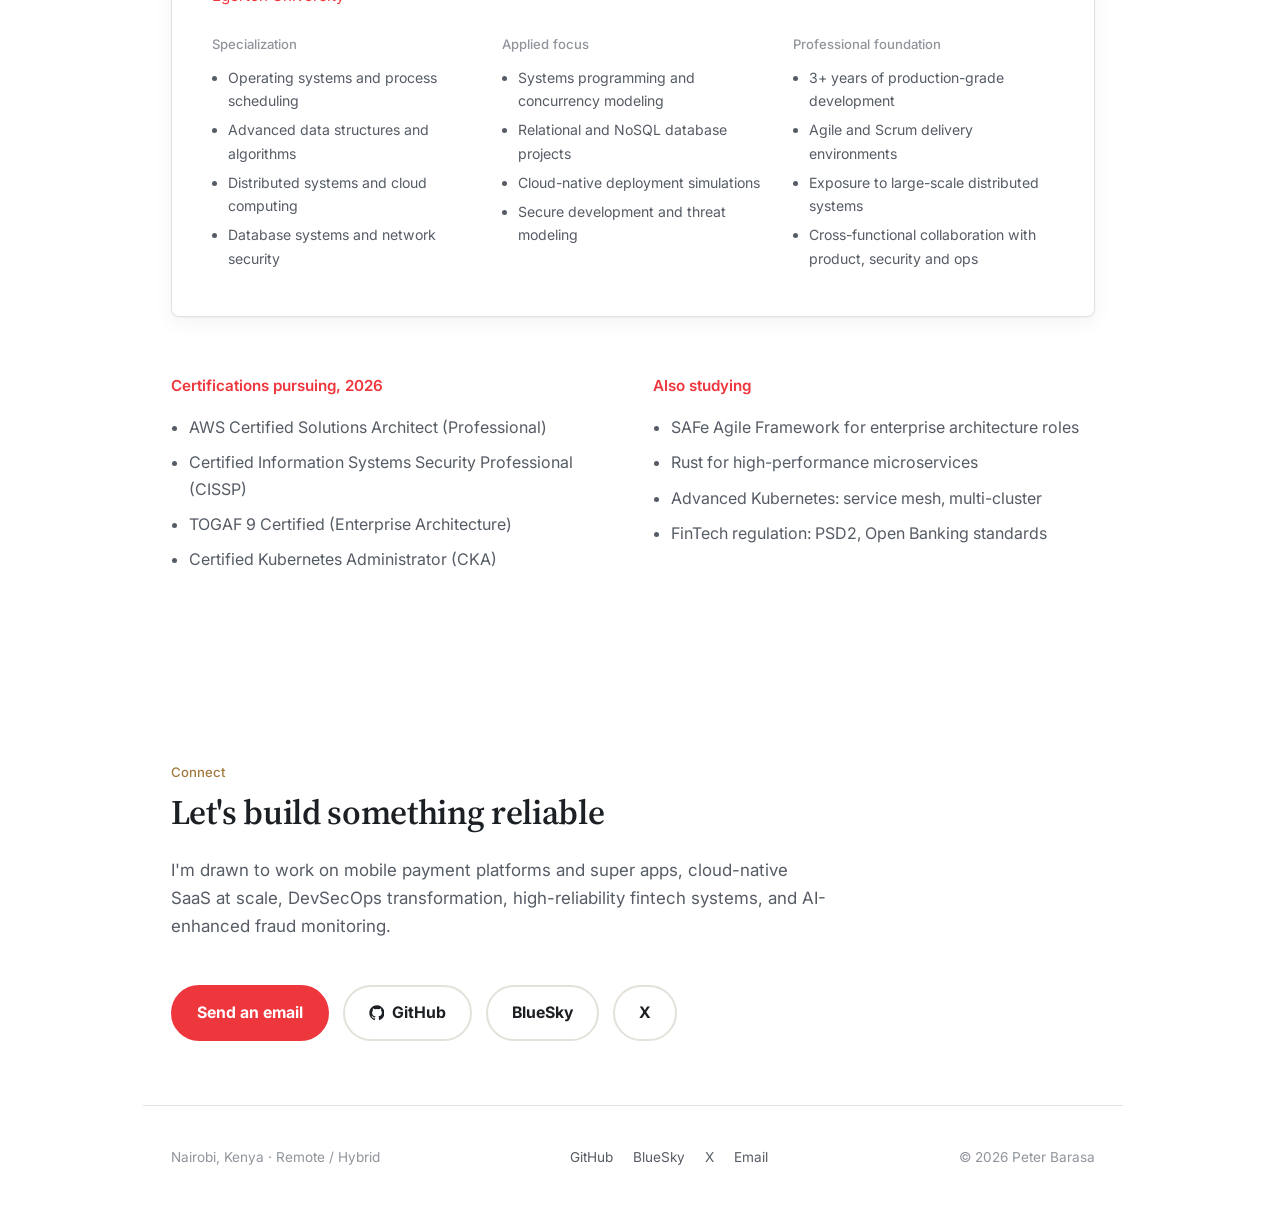
<file: main.html>
<!DOCTYPE html>
<html lang="en">

<head>
  <meta charset="UTF-8">
  <meta name="viewport" content="width=device-width, initial-scale=1, viewport-fit=cover">
  <title>Peter Barasa | Cloud-Native Backend &amp; DevSecOps Engineer</title>
  <link rel="icon"
    href="data:image/svg+xml,<svg xmlns=%22http://www.w3.org/2000/svg%22 viewBox=%220 0 100 100%22><text y=%22.9em%22 font-size=%2290%22>◆</text></svg>">
  <link rel="preconnect" href="https://fonts.googleapis.com">
  <link rel="preconnect" href="https://fonts.gstatic.com" crossorigin>
  <link rel="preload" as="image" href="static/me.jpeg" fetchpriority="high">
  <script>
    document.documentElement.classList.add('fonts-loading');
  </script>
  <link
    href="https://fonts.googleapis.com/css2?family=Source+Serif+4:opsz,wght@8..60,400;8..60,500;8..60,600;8..60,700&family=Inter:wght@400;500;600&display=swap"
    rel="stylesheet">
  <style>
    :root {
      --bg: #ffffff;
      --bg-soft: #f7f6f3;
      --surface: #ffffff;
      --ink: #1c2024;
      --ink-soft: #565c65;
      --ink-faint: #90959d;
      --line: #e4e1da;
      --accent: #EE363D;
      --accent-soft: #eef1f4;
      --gold: #a2793f;
      --gold-soft: #f4ede1;
      --shadow: 0 1px 2px rgba(28, 32, 36, 0.04), 0 6px 20px rgba(28, 32, 36, 0.05);
      --radius: 8px;
      --font-serif: 'Source Serif 4', Georgia, 'Times New Roman', serif;
      --font-sans: 'Inter', -apple-system, BlinkMacSystemFont, 'Segoe UI', sans-serif;
      --header-h: 74px;
      --skel-base: var(--bg-soft);
      --skel-hi: var(--line);
      color-scheme: light;
    }

    @media (prefers-color-scheme: dark) {
      :root:not([data-theme="light"]) {
        --bg: #15171b;
        --bg-soft: #1b1e23;
        --surface: #1e2126;
        --ink: #edeae3;
        --ink-soft: #a4a9b3;
        --ink-faint: #6d7278;
        --line: #2c2f35;
        --accent: #a9c1dd;
        --accent-soft: #232a33;
        --gold: #d3ac74;
        --gold-soft: #2c2416;
        --shadow: 0 1px 2px rgba(0, 0, 0, 0.2), 0 8px 24px rgba(0, 0, 0, 0.3);
        color-scheme: dark;
      }
    }

    :root[data-theme="dark"] {
      --bg: #15171b;
      --bg-soft: #1b1e23;
      --surface: #1e2126;
      --ink: #edeae3;
      --ink-soft: #a4a9b3;
      --ink-faint: #6d7278;
      --line: #2c2f35;
      --accent: #a9c1dd;
      --accent-soft: #232a33;
      --gold: #d3ac74;
      --gold-soft: #2c2416;
      --shadow: 0 1px 2px rgba(0, 0, 0, 0.2), 0 8px 24px rgba(0, 0, 0, 0.3);
      color-scheme: dark;
    }

    * {
      box-sizing: border-box;
    }

    html {
      scroll-behavior: smooth;
      scroll-padding-top: calc(var(--header-h, 74px) + 16px + env(safe-area-inset-top, 0px));
      scrollbar-gutter: stable;
    }

    body {
      margin: 0;
      background: var(--bg);
      color: var(--ink);
      font-family: var(--font-sans);
      font-size: 16px;
      line-height: 1.65;
      padding-top: env(safe-area-inset-top, 0px);
      padding-bottom: env(safe-area-inset-bottom, 0px);
      -webkit-font-smoothing: antialiased;
    }

    img {
      max-width: 100%;
      display: block;
    }

    html.fonts-loading .hero,
    html.fonts-loading .nav-name {
      visibility: hidden;
    }

    a {
      color: inherit;
    }

    ::selection {
      background: var(--accent);
      color: #fff;
    }

    :focus-visible {
      outline: 2px solid var(--accent);
      outline-offset: 3px;
    }

    .wrap {
      width: 100%;
      max-width: 980px;
      margin-inline: auto;
      padding-inline: clamp(20px, 4vw, 28px);
    }

    h1,
    h2,
    h3,
    h4 {
      font-family: var(--font-serif);
      font-weight: 600;
      margin: 0;
      color: var(--ink);
    }

    p {
      margin: 0;
    }

    header.nav {
      position: sticky;
      top: env(safe-area-inset-top, 0px);
      z-index: 80;
      background: color-mix(in srgb, var(--bg) 88%, transparent);
      -webkit-backdrop-filter: blur(12px);
      backdrop-filter: blur(12px);
      transition: background-color .25s ease;
    }

    body.sidebar-locked header.nav {
      background: var(--bg);
    }

    .nav-inner {
      width: 100%;
      max-width: 980px;
      margin-inline: auto;
      padding-inline: clamp(20px, 4vw, 28px);
      padding-block: 16px;
      display: flex;
      align-items: center;
      justify-content: space-between;
      gap: 20px;
    }

    .nav-id {
      display: flex;
      align-items: center;
      gap: 11px;
      text-decoration: none;
      font-family: var(--font-serif);
      font-weight: 600;
      font-size: 1.05rem;
      min-width: 0;
      color: var(--accent);
    }

    .nav-id .avatar {
      width: 32px;
      height: 32px;
      border-radius: 50%;
      border: 1px solid var(--line);
      flex-shrink: 0;
      overflow: hidden;
    }

    .nav-id .avatar img {
      width: 100%;
      height: 100%;
      object-fit: cover;
      display: block;
    }

    .nav-id .nav-name {
      white-space: nowrap;
      overflow: hidden;
      text-overflow: ellipsis;
      min-width: 0;
    }

    .menu-btn {
      --line-w: 18px;
      --line-h: 1.5px;
      --line-gap: 5px;
      --shift: calc(var(--line-h) + var(--line-gap));
      display: flex;
      flex-direction: column;
      align-items: center;
      justify-content: center;
      gap: var(--line-gap);
      width: 40px;
      height: 40px;
      padding: 0;
      margin: 0;
      border: 0;
      border-radius: 8px;
      background: transparent;
      box-shadow: none;
      cursor: pointer;
      flex-shrink: 0;
      -webkit-tap-highlight-color: transparent;
      transition: background-color .15s ease;
    }

    .menu-btn:hover {
      background: var(--accent-soft);
    }

    .menu-btn:active {
      background: color-mix(in srgb, var(--accent-soft) 60%, var(--line));
    }

    .menu-btn .bar {
      display: block;
      width: var(--line-w);
      height: var(--line-h);
      background: var(--ink);
      border-radius: 1px;
      transition: transform .3s cubic-bezier(.4, 0, .2, 1), opacity .2s ease;
      will-change: transform, opacity;
    }

    .menu-btn[aria-expanded="true"] .bar:nth-child(1) {
      transform: translateY(var(--shift)) rotate(45deg);
    }

    .menu-btn[aria-expanded="true"] .bar:nth-child(2) {
      opacity: 0;
    }

    .menu-btn[aria-expanded="true"] .bar:nth-child(3) {
      transform: translateY(calc(-1 * var(--shift))) rotate(-45deg);
    }

    .sidebar-overlay {
      position: fixed;
      top: calc(var(--header-h, 74px) + env(safe-area-inset-top, 0px));
      left: 0;
      right: 0;
      bottom: 0;
      background: rgba(20, 22, 26, 0.35);
      opacity: 0;
      pointer-events: none;
      transition: opacity .28s ease;
      z-index: 60;
    }

    .sidebar-overlay.open {
      opacity: 1;
      pointer-events: auto;
    }

    .sidebar {
      position: fixed;
      top: 0;
      right: 0;
      height: 100%;
      width: min(300px, 80vw);
      padding-top: calc(var(--header-h, 74px) + env(safe-area-inset-top, 0px));
      background: var(--surface);
      border-left: 1px solid var(--line);
      box-shadow: -16px 0 40px -24px rgba(20, 22, 26, .35);
      z-index: 70;
      display: flex;
      flex-direction: column;
      transform: translateX(100%);
      visibility: hidden;
      transition: transform .28s cubic-bezier(.32, .72, .28, 1), visibility 0s linear .28s;
      will-change: transform;
    }

    .sidebar.open {
      transform: translateX(0);
      visibility: visible;
      transition: transform .28s cubic-bezier(.32, .72, .28, 1), visibility 0s;
    }

    nav.links {
      display: flex;
      flex-direction: column;
      gap: 2px;
      padding: 14px 12px;
      overflow-y: auto;
      flex: 1 1 auto;
      font-size: 0.95rem;
      -webkit-overflow-scrolling: touch;
    }

    nav.links a {
      position: relative;
      display: flex;
      align-items: center;
      gap: 13px;
      text-decoration: none;
      color: var(--ink-soft);
      font-weight: 500;
      padding: 12px 14px;
      border-radius: 10px;
      transition: background-color .18s ease, color .18s ease;
    }

    nav.links a svg {
      width: 18px;
      height: 18px;
      flex-shrink: 0;
      opacity: .65;
      transition: opacity .18s ease, color .18s ease;
    }

    nav.links a:hover,
    nav.links a:focus-visible {
      background: var(--accent-soft);
      color: var(--ink);
    }

    nav.links a:hover svg,
    nav.links a:focus-visible svg {
      opacity: 1;
      color: var(--accent);
    }

    nav.links a.active {
      background: var(--accent-soft);
      color: var(--accent);
      font-weight: 600;
    }

    nav.links a.active svg {
      opacity: 1;
      color: var(--accent);
    }

    nav.links a.active::before {
      content: "";
      position: absolute;
      right: -12px;
      top: 50%;
      transform: translateY(-50%);
      width: 3px;
      height: 20px;
      border-radius: 3px 0 0 3px;
      background: var(--accent);
    }

    .sidebar-foot {
      margin-top: auto;
      padding: 14px 16px calc(16px + env(safe-area-inset-bottom, 0px));
      border-top: 1px solid var(--line);
      display: flex;
      gap: 8px;
    }

    .sidebar-foot a {
      flex: 1 1 0;
      text-align: center;
      text-decoration: none;
      font-size: 0.78rem;
      font-weight: 500;
      color: var(--ink-soft);
      background: var(--bg-soft);
      border: 1px solid var(--line);
      padding: 9px 6px;
      border-radius: 10px;
      transition: color .18s ease, border-color .18s ease;
    }

    .sidebar-foot a:hover {
      color: var(--accent);
      border-color: var(--accent);
    }

    body.sidebar-locked {
      overflow: hidden;
    }

    @media (prefers-reduced-motion: reduce) {

      .sidebar,
      .sidebar-overlay,
      nav.links a,
      nav.links a svg,
      .menu-btn .bar {
        transition: none !important;
      }
    }

    section {
      padding-block: clamp(56px, 8vw, 88px);
    }

    section.alt {
      background: var(--bg-soft);
    }

    .eyebrow {
      font-size: 0.82rem;
      color: var(--gold);
      margin-bottom: 14px;
      font-weight: 500;
    }

    h2 {
      font-size: clamp(1.6rem, 2.8vw, 2.15rem);
      margin-bottom: 16px;
      letter-spacing: -0.01em;
    }

    .lede {
      color: var(--ink-soft);
      max-width: 60ch;
      margin-bottom: clamp(28px, 4vw, 44px);
      font-size: 1.06rem;
    }

    /* ---------------------------------------------------------------
       HERO
       --------------------------------------------------------------- */

    .hero {
      padding-block: clamp(32px, 5vw, 72px) clamp(40px, 6vw, 80px);
    }

    .hero-grid {
      display: grid;
      grid-template-columns: minmax(0, 1.12fr) minmax(0, 0.72fr);
      gap: clamp(28px, 5vw, 60px);
      align-items: start;
    }

    .hero .role {
      font-size: clamp(0.82rem, 1.4vw, 0.95rem);
      color: var(--gold);
      font-weight: 500;
      margin-bottom: 10px;
    }

    .hero h1 {
      font-size: clamp(1.9rem, 5.4vw, 3.1rem);
      line-height: 1.13;
      letter-spacing: -0.02em;
      margin-bottom: 14px;
      text-wrap: balance;
    }

    .hero .headline {
      font-family: var(--font-serif);
      font-size: clamp(1.35rem, 3vw, 1.9rem);
      line-height: 1.25;
      letter-spacing: -0.01em;
      font-weight: 500;
      color: var(--ink);
      margin-bottom: 22px;
      max-width: 42ch;
      text-wrap: balance;
    }

    .hero .desc-primary {
      color: var(--ink-soft);
      font-size: clamp(0.92rem, 1.3vw, 1rem);
      max-width: 50ch;
      margin-bottom: 20px;
      line-height: 1.6;
    }

    /* --- Hero callout: "Operating principle" (minimal) --- */

    .hero-note {
      margin-top: 28px;
      max-width: 56ch;
      padding: clamp(18px, 2.6vw, 24px) clamp(20px, 3vw, 28px);
      background: var(--bg-soft);
      border-left: 3px solid var(--gold);
      border-radius: 0 var(--radius) var(--radius) 0;
    }

    .hero-note p {
      color: var(--ink-soft);
      font-size: 0.95rem;
      line-height: 1.7;
    }

    .hero-ctas {
      display: flex;
      gap: 12px;
      flex-wrap: nowrap;
    }

    .btn {
      font-family: var(--font-sans);
      font-size: 0.99rem;
      font-weight: bold;
      padding: 13px 24px;
      border-radius: 40px;
      text-decoration: none;
      display: inline-flex;
      align-items: center;
      gap: 8px;
      border: 2px solid var(--line);
      color: var(--ink);
      transition: border-color .15s ease, background-color .15s ease;
      white-space: nowrap;
    }

    .btn.primary {
      background: var(--accent);
      border-color: var(--accent);
      color: #fff;
    }

    .btn.primary:hover {
      background: color-mix(in srgb, var(--accent) 85%, black);
    }

    .btn:not(.primary):hover {
      border-color: var(--accent);
    }

    .btn-icon {
      width: 1em;
      height: 1em;
      display: block;
      flex-shrink: 0;
    }

    .hero-photo {
      justify-self: end;
      width: 100%;
      max-width: 340px;
      aspect-ratio: 4 / 5;
      border-radius: var(--radius);
      overflow: hidden;
      border: 1px solid var(--line);
      background: var(--bg-soft);
      box-shadow: var(--shadow);
    }

    .hero-photo img {
      width: 100%;
      height: 100%;
      object-fit: cover;
      object-position: center 22%;
    }

    .stat-strip {
      display: grid;
      grid-template-columns: repeat(3, minmax(0, 1fr));
      gap: clamp(24px, 4vw, 48px);
      margin-top: clamp(44px, 6vw, 68px);
      padding-top: 0;
    }

    .stat-strip .stat {
      padding-block: 4px;
    }

    .stat .num {
      font-family: var(--font-serif);
      font-size: clamp(1.35rem, 3vw, 1.7rem);
      color: var(--accent);
      display: block;
      line-height: 1.2;
    }

    .stat .label {
      font-size: 0.85rem;
      color: var(--ink-faint);
      margin-top: 6px;
      display: block;
    }

    .quote-block {
      font-family: var(--font-serif);
      font-size: clamp(1.15rem, 2.2vw, 1.35rem);
      line-height: 1.5;
      color: var(--ink);
      max-width: 66ch;
      margin: 0 0 clamp(32px, 4vw, 44px);
      padding-left: clamp(16px, 3vw, 24px);
      border-left: 3px solid var(--gold);
    }

    .motive-list {
      display: grid;
      grid-template-columns: repeat(auto-fit, minmax(260px, 1fr));
      gap: 32px 40px;
    }

    .motive-list .item {
      display: flex;
      gap: 16px;
    }

    .motive-list .mark {
      font-family: var(--font-serif);
      color: var(--gold);
      font-size: 1.2rem;
      flex-shrink: 0;
      line-height: 1.6;
    }

    .motive-list p {
      color: var(--ink-soft);
      font-size: 0.98rem;
    }

    .role-chips {
      display: flex;
      flex-wrap: wrap;
      gap: 10px;
      margin-top: 40px;
    }

    .chip {
      font-size: 0.85rem;
      color: var(--ink-soft);
      background: var(--accent-soft);
      padding: 7px 15px;
      border-radius: 40px;
    }

    /* ---------------------------------------------------------------
       ENGINEERING PHILOSOPHY TOPICS PANEL
       --------------------------------------------------------------- */

    .philosophy-topics {
      margin-top: clamp(36px, 5vw, 56px);
      padding: clamp(22px, 3.2vw, 34px);
      background: var(--surface);
      border: 1px solid var(--line);
      border-radius: var(--radius);
      box-shadow: var(--shadow);
    }

    .philosophy-topics .topics-title {
      font-family: var(--font-serif);
      font-size: clamp(1.05rem, 2.2vw, 1.28rem);
      font-weight: 600;
      line-height: 1.4;
      letter-spacing: -0.01em;
      color: var(--ink);
      margin-bottom: 18px;
    }

    .philosophy-topics .role-chips {
      margin-top: 0;
      gap: 9px;
    }

    a.chip {
      display: inline-flex;
      align-items: center;
      gap: 7px;
      text-decoration: none;
      border: 1px solid transparent;
    }

    a.chip .chip-arrow {
      width: 13px;
      height: 13px;
      flex-shrink: 0;
      opacity: .5;
      transition: transform .18s ease, opacity .18s ease;
    }

    a.chip:hover,
    a.chip:focus-visible {
      background: var(--bg);
      color: var(--accent);
      border-color: color-mix(in srgb, var(--accent) 45%, transparent);
    }

    a.chip:hover .chip-arrow,
    a.chip:focus-visible .chip-arrow {
      opacity: 1;
      transform: translateX(2px);
    }

    .topics-cta {
      display: flex;
      align-items: center;
      flex-wrap: wrap;
      gap: 12px;
      margin-top: clamp(22px, 3vw, 28px);
      padding-top: clamp(20px, 3vw, 26px);
    }

    .topics-cta .btn {
      font-size: 0.92rem;
      padding: 11px 20px;
    }

    @media (prefers-reduced-motion: reduce) {

      a.chip,
      a.chip .chip-arrow {
        transition: none !important;
      }
    }

    .arsenal-list {
      display: flex;
      flex-direction: column;
    }

    .arsenal-row {
      display: grid;
      grid-template-columns: minmax(180px, 240px) 1fr;
      gap: clamp(16px, 4vw, 32px);
      padding-block: clamp(24px, 3.5vw, 36px);
    }

    .arsenal-row h3 {
      font-size: 1.12rem;
    }

    .arsenal-row .kicker {
      display: block;
      font-size: 0.82rem;
      color: var(--gold);
      margin-bottom: 6px;
      font-family: var(--font-sans);
      font-weight: 500;
    }

    .arsenal-row .tools {
      color: var(--ink-faint);
      font-size: 0.88rem;
      margin-top: 10px;
    }

    .arsenal-row ul {
      margin: 0;
      padding-left: 18px;
      color: var(--ink-soft);
      font-size: 0.95rem;
    }

    .arsenal-row li {
      margin-bottom: 6px;
    }

    .project {
      background: var(--surface);
      border: 1px solid var(--line);
      border-radius: var(--radius);
      padding: clamp(22px, 3.4vw, 34px);
      margin-bottom: 22px;
      box-shadow: var(--shadow);
    }

    .project-head {
      display: flex;
      justify-content: space-between;
      align-items: baseline;
      gap: 16px;
      flex-wrap: wrap;
      margin-bottom: 12px;
    }

    .project-head h3 {
      font-size: 1.25rem;
    }

    .project-head a.visit {
      font-size: 0.86rem;
      color: var(--accent);
      text-decoration: none;
      border-bottom: 1px solid color-mix(in srgb, var(--accent) 40%, transparent);
      white-space: nowrap;
      font-family: var(--font-sans);
    }

    .project-head a.visit:hover {
      border-color: var(--accent);
    }

    .project p.desc {
      color: var(--ink-soft);
      margin-bottom: 22px;
      max-width: 70ch;
    }

    .project-cols {
      display: grid;
      grid-template-columns: repeat(auto-fit, minmax(190px, 1fr));
      gap: 22px;
      margin-bottom: 20px;
    }

    .project-cols h4 {
      font-size: 0.82rem;
      color: var(--gold);
      margin: 0 0 9px;
      font-weight: 500;
    }

    .project-cols ul {
      margin: 0;
      padding-left: 16px;
      font-size: 0.9rem;
      color: var(--ink-soft);
    }

    .project-cols li {
      margin-bottom: 5px;
    }

    .stack-row {
      display: flex;
      flex-wrap: wrap;
      gap: 8px;
    }

    .stack-row span {
      font-size: 0.8rem;
      color: var(--ink-soft);
      background: var(--accent-soft);
      padding: 5px 12px;
      border-radius: 40px;
    }

    .two-col {
      display: grid;
      grid-template-columns: repeat(auto-fit, minmax(260px, 1fr));
      gap: clamp(28px, 5vw, 56px);
    }

    .two-col h4 {
      font-size: 0.95rem;
      color: var(--accent);
      margin-bottom: 16px;
      font-family: var(--font-sans);
      font-weight: 600;
    }

    .two-col ul {
      margin: 0;
      padding-left: 18px;
      color: var(--ink-soft);
      font-size: 0.97rem;
    }

    .two-col li {
      margin-bottom: 10px;
    }

    .flow-grid {
      display: grid;
      grid-template-columns: repeat(auto-fit, minmax(190px, 1fr));
      gap: clamp(22px, 3vw, 28px);
      margin-bottom: 36px;
    }

    .flow-card h4 {
      font-size: 1.02rem;
      margin-bottom: 8px;
      font-family: var(--font-serif);
    }

    .flow-card p {
      font-size: 0.9rem;
      color: var(--ink-soft);
    }

    .flow-card .rule {
      width: 28px;
      height: 2px;
      background: var(--gold);
      margin-bottom: 14px;
    }

    .principle-grid {
      display: grid;
      grid-template-columns: repeat(3, minmax(0, 1fr));
      gap: clamp(28px, 4vw, 40px) clamp(32px, 5vw, 56px);
    }

    .principle-grid h4 {
      font-size: 1.05rem;
      margin-bottom: 14px;
    }

    .principle-grid ul {
      margin: 0;
      padding-left: 18px;
      color: var(--ink-soft);
      font-size: 0.95rem;
    }

    .principle-grid li {
      margin-bottom: 9px;
    }

    .principle-photo {
      justify-self: center;
      align-self: start;
      width: 100%;
      max-width: 220px;
      aspect-ratio: 4 / 5;
      border-radius: var(--radius);
      border: 1px solid var(--line);
      box-shadow: var(--shadow);
    }

    .principle-photo img {
      width: 100%;
      height: 100%;
      object-fit: cover;
      object-position: center 22%;
    }

    .edu-block {
      background: var(--surface);
      border: 1px solid var(--line);
      border-radius: var(--radius);
      padding: clamp(24px, 4vw, 40px);
      box-shadow: var(--shadow);
    }

    .edu-block h3 {
      font-size: 1.2rem;
      margin-bottom: 4px;
    }

    .edu-block .school {
      color: var(--accent);
      font-size: 0.95rem;
      margin-bottom: 26px;
      display: block;
      font-family: var(--font-sans);
    }

    .edu-cols {
      display: grid;
      grid-template-columns: repeat(auto-fit, minmax(200px, 1fr));
      gap: clamp(22px, 3vw, 30px);
    }

    .edu-cols h4 {
      font-size: 0.82rem;
      color: var(--ink-faint);
      margin-bottom: 10px;
      font-family: var(--font-sans);
      font-weight: 500;
    }

    .edu-cols ul {
      margin: 0;
      padding-left: 16px;
      font-size: 0.88rem;
      color: var(--ink-soft);
    }

    .edu-cols li {
      margin-bottom: 6px;
    }

    .cert-cols {
      display: grid;
      grid-template-columns: repeat(auto-fit, minmax(240px, 1fr));
      gap: clamp(28px, 4vw, 40px);
      margin-top: 56px;
    }

    .cert-cols h4 {
      font-size: 0.95rem;
      color: var(--accent);
      margin-bottom: 16px;
      font-family: var(--font-sans);
      font-weight: 600;
    }

    .cert-cols ul {
      margin: 0;
      padding-left: 18px;
      color: var(--ink-soft);
    }

    .cert-cols li {
      margin-bottom: 9px;
    }

    .connect-ctas {
      display: flex;
      gap: 14px;
      flex-wrap: wrap;
    }

    footer {
      padding: 40px 0 48px;
      border-top: 1px solid var(--line);
    }

    .footer-inner {
      display: flex;
      justify-content: space-between;
      align-items: center;
      flex-wrap: wrap;
      gap: 14px;
      font-size: 0.85rem;
      color: var(--ink-faint);
    }

    .footer-links {
      display: flex;
      gap: 20px;
      flex-wrap: wrap;
    }

    .footer-links a {
      text-decoration: none;
      color: var(--ink-soft);
    }

    .footer-links a:hover {
      color: var(--accent);
    }

    .media {
      position: relative;
      overflow: hidden;
      background-color: var(--skel-base);
      background-image: linear-gradient(90deg,
          var(--skel-base) 25%,
          var(--skel-hi) 37%,
          var(--skel-base) 63%);
      background-size: 400% 100%;
      background-repeat: no-repeat;
      background-position: 100% 50%;
      animation: skeleton-sweep 1.4s ease-in-out infinite;
    }

    @keyframes skeleton-sweep {
      0% {
        background-position: 100% 50%;
      }

      100% {
        background-position: 0% 50%;
      }
    }

    .media>img {
      opacity: 0;
      transition: opacity .35s ease;
    }

    .media.is-loaded,
    .media.is-error {
      animation: none;
      background-image: none;
    }

    .media.is-loaded>img,
    .media.is-error>img {
      opacity: 1;
    }

    @media (prefers-reduced-motion: reduce) {
      .media {
        animation: none;
      }

      .media>img {
        transition: none;
      }
    }

    /* ---------------------------------------------------------------
       RESPONSIVE
       --------------------------------------------------------------- */

    @media (max-width: 900px) {
      .hero-grid {
        grid-template-columns: 1fr;
        gap: 26px;
      }

      .hero-photo {
        order: -1;
        justify-self: start;
        width: clamp(170px, 34vw, 250px);
        max-width: none;
      }

      .stat-strip {
        grid-template-columns: 1fr;
        gap: 20px;
      }

      .principle-grid {
        grid-template-columns: repeat(2, minmax(0, 1fr));
      }
    }

    @media (max-width: 560px) {
      body {
        font-size: 15.5px;
      }

      .nav-inner {
        padding-block: 13px;
      }

      .hero-ctas {
        flex-direction: row;
        flex-wrap: nowrap;
        gap: 6px;
      }

      .hero-ctas .btn {
        flex: 1 1 0;
        min-width: 0;
        justify-content: center;
        padding: 11px 6px;
        font-size: clamp(0.72rem, 2.7vw, 0.84rem);
        gap: 5px;
      }

      .hero-ctas .btn-icon {
        width: 0.95em;
        height: 0.95em;
      }

      .hero-note {
        margin-top: 22px;
        max-width: none;
      }

      .project-head {
        flex-direction: column;
        align-items: flex-start;
        gap: 6px;
      }

      .connect-ctas {
        flex-direction: column;
        align-items: stretch;
      }

      .connect-ctas .btn {
        justify-content: center;
      }

      .footer-inner {
        flex-direction: column;
        align-items: flex-start;
      }

      .principle-grid {
        grid-template-columns: 1fr;
      }

      .principle-photo {
        max-width: 200px;
      }

      .topics-cta {
        flex-direction: column;
        align-items: stretch;
        gap: 10px;
      }

      .topics-cta .btn {
        justify-content: center;
      }

      .philosophy-topics .role-chips {
        gap: 8px;
      }
    }

    @media (max-width: 380px) {
      .nav-id .nav-name {
        font-size: 0.98rem;
      }

      .hero-photo {
        width: clamp(150px, 46vw, 200px);
      }

      .hero-ctas {
        gap: 5px;
      }

      .hero-ctas .btn {
        padding: 10px 5px;
        font-size: 0.72rem;
        gap: 4px;
      }
    }
  </style>
</head>

<body>
  <header class="nav">
    <div class="nav-inner">
      <a class="nav-id" href="#top">
        <span class="avatar media">
          <img src="static/me.jpeg" alt="Peter Barasa" width="32" height="32" decoding="async">
        </span>
      </a>
      <button type="button" class="menu-btn" id="menuBtn" aria-expanded="false" aria-controls="sidebar"
        aria-label="Open menu">
        <span class="bar"></span>
        <span class="bar"></span>
        <span class="bar"></span>
      </button>
    </div>
  </header>

  <div class="sidebar-overlay" id="sidebarOverlay"></div>

  <aside class="sidebar" id="sidebar" aria-hidden="true">
    <nav class="links" aria-label="Section navigation">
      <a href="#philosophy">
        <svg viewBox="0 0 24 24" fill="none" stroke="currentColor" stroke-width="1.7" stroke-linecap="round"
          stroke-linejoin="round" aria-hidden="true">
          <path d="M9 18h6" />
          <path d="M10 22h4" />
          <path
            d="M15.09 14c.18-.98.65-1.74 1.41-2.5A4.65 4.65 0 0 0 18 8 6 6 0 0 0 6 8c0 1 .23 2.23 1.5 3.5A4.61 4.61 0 0 1 8.91 14" />
        </svg>
        Philosophy
      </a>
      <a href="#arsenal">
        <svg viewBox="0 0 24 24" fill="none" stroke="currentColor" stroke-width="1.7" stroke-linecap="round"
          stroke-linejoin="round" aria-hidden="true">
          <path d="M21 8.5 12 3.5 3 8.5v7L12 20.5l9-5v-7Z" />
          <path d="M3 8.5 12 13.5l9-5" />
          <path d="M12 13.5v7" />
        </svg>
        Arsenal
      </a>
      <a href="#projects">
        <svg viewBox="0 0 24 24" fill="none" stroke="currentColor" stroke-width="1.7" stroke-linecap="round"
          stroke-linejoin="round" aria-hidden="true">
          <path d="m12 2 9 5-9 5-9-5 9-5Z" />
          <path d="m3 12 9 5 9-5" />
          <path d="m3 17 9 5 9-5" />
        </svg>
        Projects
      </a>
      <a href="#domain">
        <svg viewBox="0 0 24 24" fill="none" stroke="currentColor" stroke-width="1.7" stroke-linecap="round"
          stroke-linejoin="round" aria-hidden="true">
          <rect x="2" y="5" width="20" height="14" rx="2.5" />
          <path d="M2 10h20" />
        </svg>
        FinTech
      </a>
      <a href="#ai-workflows">
        <svg viewBox="0 0 24 24" fill="none" stroke="currentColor" stroke-width="1.7" stroke-linecap="round"
          stroke-linejoin="round" aria-hidden="true">
          <path d="M12 2.5 13.9 8 19.5 9.9 13.9 11.8 12 17.3 10.1 11.8 4.5 9.9 10.1 8 12 2.5Z" />
          <path d="M18.5 15.5 19.3 17.7 21.5 18.5 19.3 19.3 18.5 21.5 17.7 19.3 15.5 18.5 17.7 17.7 18.5 15.5Z" />
        </svg>
        AI Workflows
      </a>
      <a href="#research">
        <svg viewBox="0 0 24 24" fill="none" stroke="currentColor" stroke-width="1.7" stroke-linecap="round"
          stroke-linejoin="round" aria-hidden="true">
          <path d="M3 17 9 11l4 4 8-8" />
          <path d="M15 7h6v6" />
        </svg>
        Research
      </a>
      <a href="#education">
        <svg viewBox="0 0 24 24" fill="none" stroke="currentColor" stroke-width="1.7" stroke-linecap="round"
          stroke-linejoin="round" aria-hidden="true">
          <path d="M22 9.5 12 4.5 2 9.5l10 5 10-5Z" />
          <path d="M6 11.8V16c0 1.4 2.7 2.5 6 2.5s6-1.1 6-2.5v-4.2" />
        </svg>
        Education
      </a>
      <a href="#connect">
        <svg viewBox="0 0 24 24" fill="none" stroke="currentColor" stroke-width="1.7" stroke-linecap="round"
          stroke-linejoin="round" aria-hidden="true">
          <rect x="2.5" y="4.5" width="19" height="15" rx="2.5" />
          <path d="m3.5 7 8.5 6 8.5-6" />
        </svg>
        Connect
      </a>
    </nav>
    <div class="sidebar-foot">
      <a href="https://github.com/barasapeter" target="_blank" rel="noopener">GitHub</a>
      <a href="https://bsky.app/profile/barasapeter.bsky.social" target="_blank" rel="noopener">BlueSky</a>
      <a href="https://x.com/devilmusk" target="_blank" rel="noopener">X</a>
    </div>
  </aside>

  <main id="top">
    <section class="hero wrap">
      <div class="hero-grid">
        <div>
          <p class="role">Cloud-Native Ops &amp; Reliability Software Engineer</p>
          <h1>Hi, I'm Peter Barasa</h1>
          <p class="headline">I work on cloud-native backend systems that hold up under intense capacity.</p>
          <p class="desc desc-primary">I have worked on critical systems where up-to-date security standards
            (PCI-DSS, KYC/AML, OWASP and ISO 27001) are non-negotiable. However, none of these come in hard as
            software
            reliability. When capacity increases, incoming user traffic becomes the topmost bottleneck.

            I build my work around defensive programming, memory-safe concurrency, autoscaling, monitoring, and log
            analysis.
          </p>
          <div class="hero-ctas">
            <a class="btn primary" href="#projects">View my work</a>
            <a class="btn" href="https://github.com/barasapeter" target="_blank" rel="noopener">
              <svg class="btn-icon" viewBox="0 0 24 24" fill="currentColor" aria-hidden="true" focusable="false">
                <path
                  d="M12 .5C5.73.5.5 5.73.5 12c0 5.08 3.29 9.39 7.86 10.91.58.11.79-.25.79-.56v-2.17c-3.2.7-3.87-1.37-3.87-1.37-.53-1.34-1.3-1.7-1.3-1.7-1.06-.72.08-.71.08-.71 1.17.08 1.79 1.2 1.79 1.2 1.04 1.79 2.73 1.27 3.4.97.11-.75.41-1.27.74-1.56-2.55-.29-5.24-1.28-5.24-5.68 0-1.25.45-2.28 1.18-3.08-.12-.29-.51-1.46.11-3.05 0 0 .97-.31 3.18 1.18a11 11 0 0 1 5.79 0c2.21-1.49 3.18-1.18 3.18-1.18.62 1.59.23 2.76.11 3.05.73.8 1.18 1.83 1.18 3.08 0 4.41-2.7 5.38-5.26 5.67.42.36.79 1.07.79 2.16v3.2c0 .31.21.68.8.56C20.21 21.39 23.5 17.08 23.5 12 23.5 5.73 18.27.5 12 .5z" />
              </svg>
              GitHub
            </a>
            <a class="btn"
              href="https://cardlabs.cloud/cdn-cgi/l/email-protection#9bf9fae9fae8faebfeeffee9aea9dbfcf6faf2f7b5f8f4f6">Get
              in touch</a>
          </div>

          <aside class="hero-note">
            <p>My number one priority is developing and maintaining systems that can monitor themselves so that
              potential problems will be discovered before a customer experiences them.

              I engineer systems where 99.999% uptime is the baseline, not the objective. My work focuses on strict and
              demanding architectural standards: microservices-driven system design and the implementation of secure,
              observable and scalable Ops pipelines.</p>
          </aside>
        </div>
        <div class="hero-photo media">
          <img src="static/me.jpeg" alt="Portrait" width="680" height="850" fetchpriority="high" decoding="async">
        </div>
      </div>
      <div class="stat-strip">
        <div class="stat"><span class="num">99.999% Uptime</span><span class="label">I ensure systems that are supposed
            to be online are actually online.</span>
        </div>
        <div class="stat"><span class="num">&lt; 500ms Latency</span><span class="label">P95 latency on services with
            caching and edge CDN.</span>
        </div>
        <div class="stat"><span class="num">BFF Patterns</span><span class="label">Backend-for-Frontend (BFF) patterns
            for mobile-first experiences.</span></div>
      </div>
    </section>

    <section id="philosophy" class="wrap">
      <span class="eyebrow">Experience</span>
      <h2>Engineering Experience</h2>
      <div class="quote-block">My experience scales across enterprise businesses, education, customer-facing utility
        software, payment integrations (M-Pesa, Airtel Money and card payment gateways). My first production-grade
        system, <a href="https://app.cardlabs.cloud/">CardLabs</a>, which serves over 20k+ students across Egerton,
        Maseno and University of Nairobi, taught me an
        important lesson and now my work is implemented around secure API gateways and sturdy design patterns such as
        encryption, idempotency, race conditions, state management, redundancy, recovery sequence and GDPR compliance.
      </div>
      <p class="lede">My work centers on strict and demanding architectural standards, microservices-driven system
        design and
        secure, observable, scalable Ops pipelines.</p>
      <div class="motive-list">
        <div class="item"><span class="mark">+</span>
          <p>Infrastructure that can serve and support thousands of concurrent user requests with less than one second
            of delay.</p>
        </div>
        <div class="item"><span class="mark">+</span>
          <p>Cloud technology that scales without forcing a rebuild of the current system.</p>
        </div>
        <div class="item"><span class="mark">+</span>
          <p>Security and privacy programs built on upto-date standards adhering to PCI-DSS, KYC/AML, ISO 27001.</p>
        </div>
        <div class="item"><span class="mark">+</span>
          <p>Systems that monitor themselves such that arising problems are detected before a customer ever feels them.
          </p>
        </div>
      </div>

      <div class="philosophy-topics">
        <h3>For detailed technical expertise dive-in, I strongly recommend you <a
            href="https://detail-dev.cardlabs.cloud">visit my dev page.</a></h3>
        <h3 class="topics-title">Check out more about my engineering philosophy around:</h3>
        <div class="role-chips">
          <a class="chip" href="https://detail-dev.cardlabs.cloud">
            System design
            <svg class="chip-arrow" viewBox="0 0 24 24" fill="none" stroke="currentColor" stroke-width="2.2"
              stroke-linecap="round" stroke-linejoin="round" aria-hidden="true">
              <path d="m9 18 6-6-6-6" />
            </svg>
          </a>
          <a class="chip" href="https://detail-dev.cardlabs.cloud">
            Cloud-native architecture
            <svg class="chip-arrow" viewBox="0 0 24 24" fill="none" stroke="currentColor" stroke-width="2.2"
              stroke-linecap="round" stroke-linejoin="round" aria-hidden="true">
              <path d="m9 18 6-6-6-6" />
            </svg>
          </a>
          <a class="chip" href="https://detail-dev.cardlabs.cloud">
            DevSecOps engineering
            <svg class="chip-arrow" viewBox="0 0 24 24" fill="none" stroke="currentColor" stroke-width="2.2"
              stroke-linecap="round" stroke-linejoin="round" aria-hidden="true">
              <path d="m9 18 6-6-6-6" />
            </svg>
          </a>
          <a class="chip" href="https://detail-dev.cardlabs.cloud">
            Backend engineering
            <svg class="chip-arrow" viewBox="0 0 24 24" fill="none" stroke="currentColor" stroke-width="2.2"
              stroke-linecap="round" stroke-linejoin="round" aria-hidden="true">
              <path d="m9 18 6-6-6-6" />
            </svg>
          </a>
          <a class="chip" href="https://detail-dev.cardlabs.cloud">
            Platform engineering
            <svg class="chip-arrow" viewBox="0 0 24 24" fill="none" stroke="currentColor" stroke-width="2.2"
              stroke-linecap="round" stroke-linejoin="round" aria-hidden="true">
              <path d="m9 18 6-6-6-6" />
            </svg>
          </a>
        </div>
        <div class="topics-cta">
          <a class="btn primary" href="https://detail-dev.cardlabs.cloud">
            Visit my dedicated Developer Page
            <svg class="btn-icon" viewBox="0 0 24 24" fill="none" stroke="currentColor" stroke-width="2.2"
              stroke-linecap="round" stroke-linejoin="round" aria-hidden="true">
              <path d="M5 12h14" />
              <path d="m13 6 6 6-6 6" />
            </svg>
          </a>
          <a class="btn" href="#connect">Reach me out</a>
        </div>
      </div>
    </section>

    <section id="arsenal" class="wrap" style="background:none; display: none;">
      <span class="eyebrow">Arsenal</span>
      <h2>Technical arsenal</h2>
      <p class="lede">A working toolkit across cloud infrastructure, backend services, data, security and observability,
        assembled for financial-grade systems.</p>
      <div class="arsenal-list">
        <div class="arsenal-row">
          <div>
            <span class="kicker">Cloud &amp; infrastructure</span>
            <h3>AWS-first, multi-cloud aware</h3>
            <div class="tools">AWS · Azure · Terraform · Pulumi · Docker · Kubernetes · Helm</div>
          </div>
          <ul>
            <li>Multi-AZ, fault-tolerant architecture on EC2, ECS/EKS, Lambda, RDS and DynamoDB</li>
            <li>Modularized, drift-checked infrastructure as code across dev, staging and production</li>
            <li>Blue-green and canary deployments with automated scaling policies</li>
          </ul>
        </div>
        <div class="arsenal-row">
          <div>
            <span class="kicker">Backend &amp; APIs</span>
            <h3>Java, Python, Node and Go</h3>
            <div class="tools">Spring Boot · FastAPI · NestJS · Go · Rust (learning) · gRPC</div>
          </div>
          <ul>
            <li>High-performance async APIs handling 10,000+ requests per second</li>
            <li>Real-time systems built on WebSockets and server-sent events</li>
            <li>Low-latency payment microservices written in Go</li>
          </ul>
        </div>
        <div class="arsenal-row">
          <div>
            <span class="kicker">Data layer</span>
            <h3>Relational, NoSQL and cache</h3>
            <div class="tools">PostgreSQL · MongoDB · DynamoDB · Redis · Kafka · RabbitMQ</div>
          </div>
          <ul>
            <li>Query optimization for high-transaction systems</li>
            <li>Event sourcing and CQRS patterns with dead-letter handling</li>
            <li>Cache invalidation strategies and real-time pub/sub</li>
          </ul>
        </div>
        <div class="arsenal-row">
          <div>
            <span class="kicker">DevSecOps &amp; CI/CD</span>
            <h3>Security built into the pipeline</h3>
            <div class="tools">GitHub Actions · ArgoCD · Snyk · Trivy · SonarQube</div>
          </div>
          <ul>
            <li>Multi-stage pipelines: test, security scan, then deploy</li>
            <li>GitOps sync from Git into Kubernetes</li>
            <li>Automated rollback on deployment failure</li>
          </ul>
        </div>
        <div class="arsenal-row">
          <div>
            <span class="kicker">Observability &amp; SRE</span>
            <h3>Understanding why, not just when</h3>
            <div class="tools">Prometheus · Grafana · ELK · OpenTelemetry · Jaeger</div>
          </div>
          <ul>
            <li>SLI, SLO and SLA definition and tracking</li>
            <li>Distributed tracing across microservices</li>
            <li>ML-assisted anomaly detection and root-cause analysis</li>
          </ul>
        </div>
        <div class="arsenal-row">
          <div>
            <span class="kicker">Security &amp; identity</span>
            <h3>Zero trust, defense in depth</h3>
            <div class="tools">OAuth2/OIDC · JWT · Vault · RBAC/ABAC · WAF</div>
          </div>
          <ul>
            <li>Secrets management with Vault and AWS Secrets Manager</li>
            <li>Practices aligned with PCI-DSS, GDPR and ISO 27001</li>
            <li>Threat modeling and secure coding against the OWASP Top 10</li>
          </ul>
        </div>
      </div>
    </section>

    <section id="projects" class="wrap">
      <span class="eyebrow">Client Projects</span>
      <h2>Projects with active paying clients</h2>
      <p class="lede">This section features some of the notable projects with live, active paying customers.</p>
      <h3 style="text-decoration: underline;">Loading...</h3>
    </section>

    <section id="projects" class="wrap">
      <span class="eyebrow">Open source</span>
      <h2>Free open source projects</h2>
      <p class="lede">Production-grade systems built to demonstrate architecture, security and observability working
        together.</p>
      <div class="project">
        <div class="project-head">
          <h3>Enterprise FinTech Authentication Service</h3>
          <a class="visit" href="https://auth-core.cardlabs.cloud" target="_blank" rel="noopener">View live ↗</a>
        </div>
        <p class="desc">Production-grade authentication for systems handling 100k+ daily active users.</p>
        <div class="project-cols">
          <div>
            <h4>Architecture</h4>
            <ul>
              <li>Spring Boot service with JWT + OAuth2 flows</li>
              <li>PostgreSQL with row-level security for multi-tenancy</li>
              <li>Redis for token blacklisting and sessions</li>
            </ul>
          </div>
          <div>
            <h4>Security</h4>
            <ul>
              <li>Device fingerprinting and anomaly detection</li>
              <li>Per-user and per-IP rate limiting</li>
              <li>Full audit logging of authentication events</li>
            </ul>
          </div>
          <div>
            <h4>Observability</h4>
            <ul>
              <li>Prometheus metrics on login success and p95/p99 latency</li>
              <li>OpenTelemetry tracing with Grafana dashboards</li>
            </ul>
          </div>
        </div>
        <div class="stack-row"><span>Spring
            Boot</span><span>OAuth2</span><span>PostgreSQL</span><span>Redis</span><span>AWS ECS Fargate</span></div>
      </div>
      <div class="project">
        <div class="project-head">
          <h3>Cloud-Native E-Commerce Platform</h3>
          <a class="visit" href="https://shop.cardlabs.cloud" target="_blank" rel="noopener">Visit site ↗</a>
        </div>
        <p class="desc">Scalable microservices architecture demonstrating DevOps excellence end to end.</p>
        <div class="project-cols">
          <div>
            <h4>Tech stack</h4>
            <ul>
              <li>FastAPI, NestJS and Spring Boot services</li>
              <li>PostgreSQL, MongoDB and Redis for orders, catalog and cart</li>
              <li>RabbitMQ for asynchronous order processing</li>
            </ul>
          </div>
          <div>
            <h4>Pipeline</h4>
            <ul>
              <li>GitHub Actions for CI/CD</li>
              <li>Blue-green deployments with automatic rollback</li>
              <li>Infrastructure drift detection</li>
            </ul>
          </div>
          <div>
            <h4>Observability</h4>
            <ul>
              <li>Prometheus, Grafana, ELK and Jaeger</li>
              <li>99.9% uptime SLO at under 500ms p95</li>
            </ul>
          </div>
        </div>
        <div class="stack-row"><span>Terraform</span><span>AWS EKS</span><span>RDS</span><span>ElastiCache</span></div>
      </div>
      <div class="project">
        <div class="project-head">
          <h3>Production Observability Platform</h3>
          <a class="visit" href="https://pop.cardlabs.cloud" target="_blank" rel="noopener">Explore site ↗</a>
        </div>
        <p class="desc">End-to-end monitoring built for microservices environments: metrics, logs and traces in one
          place.</p>
        <div class="project-cols">
          <div>
            <h4>Components</h4>
            <ul>
              <li>Prometheus with custom exporters</li>
              <li>Grafana with 15+ pre-built dashboards</li>
              <li>ELK stack for centralized logging</li>
            </ul>
          </div>
          <div>
            <h4>Features</h4>
            <ul>
              <li>Automatic service discovery in Kubernetes</li>
              <li>Pre-configured alerts for CPU, memory, disk and errors</li>
              <li>Log correlation with trace IDs</li>
            </ul>
          </div>
        </div>
        <div class="stack-row">
          <span>Prometheus</span><span>Grafana</span><span>Elasticsearch</span><span>AlertManager</span>
        </div>
      </div>
      <div class="project">
        <div class="project-head">
          <h3>DevSecOps Pipeline Template</h3>
          <a class="visit" href="https://shop.cardlabs.cloud" target="_blank" rel="noopener">View repository ↗</a>
        </div>
        <p class="desc">Reusable CI/CD pipeline with a security-first approach, from build to verified rollout.</p>
        <div class="project-cols">
          <div>
            <h4>Pipeline stages</h4>
            <ul>
              <li>Multi-stage Docker builds</li>
              <li>Unit, integration and contract tests</li>
              <li>SonarQube, Snyk and secrets scanning</li>
              <li>Kubernetes rolling update, smoke-tested with rollback</li>
            </ul>
          </div>
          <div>
            <h4>Security gates</h4>
            <ul>
              <li>No critical or high vulnerabilities in production</li>
              <li>Code coverage above 80% required</li>
              <li>OWASP dependency scan must pass</li>
            </ul>
          </div>
        </div>
        <div class="stack-row"><span>GitHub Actions</span><span>SonarQube</span><span>Trivy</span><span>ArgoCD</span>
        </div>
      </div>
    </section>

    <section id="domain" class="wrap" style="background:none;">
      <span class="eyebrow">Domain</span>
      <h2>FinTech and payments</h2>
      <p class="lede">Years of building for mobile-first, low-bandwidth markets shape how I design payment systems.</p>
      <div class="two-col">
        <div>
          <h4>Understanding of</h4>
          <ul>
            <li>Mobile money ecosystems: M-Pesa Daraja, Airtel Money, mobile-banking architecture</li>
            <li>Payment gateway integrations: Stripe, Flutterwave, Paystack</li>
            <li>Transaction lifecycle management and fraud detection patterns</li>
            <li>Regulatory compliance: KYC/AML, PCI-DSS, GDPR</li>
          </ul>
        </div>
        <div>
          <h4>Business context</h4>
          <ul>
            <li>Mobile-first, low-bandwidth market dynamics</li>
            <li>Super-app strategy: financial services, commerce and utilities in one</li>
            <li>Agent network management for cash-in and cash-out</li>
            <li>Cross-border remittance systems</li>
          </ul>
        </div>
      </div>
    </section>

    <section id="ai-workflows" class="wrap">
      <span class="eyebrow">AI workflows</span>
      <h2>AI-enhanced workflows for fraud monitoring</h2>
      <p class="lede">I'm interested in building AI-assisted fraud monitoring that helps financial platforms detect
        suspicious behavior at scale, prioritize risk, and give analysts the context to decide faster.</p>
      <div class="flow-grid">
        <div class="flow-card">
          <div class="rule"></div>
          <h4>Real-time detection</h4>
          <p>Streaming transaction signals, behavioral baselines and anomaly detection across payment events.</p>
        </div>
        <div class="flow-card">
          <div class="rule"></div>
          <h4>Risk decisioning</h4>
          <p>Deterministic rules, model scores and contextual signals combined into explainable decisions.</p>
        </div>
        <div class="flow-card">
          <div class="rule"></div>
          <h4>Analyst workflows</h4>
          <p>AI-assisted alert enrichment, case summarization and prioritization that cuts investigation time.</p>
        </div>
        <div class="flow-card">
          <div class="rule"></div>
          <h4>Governance at scale</h4>
          <p>Human review, audit trails, model monitoring and feedback loops for accountable automation.</p>
        </div>
      </div>
      <div class="role-chips">
        <span class="chip">Event streaming</span>
        <span class="chip">Feature pipelines</span>
        <span class="chip">Anomaly detection</span>
        <span class="chip">Rules engines</span>
        <span class="chip">Case management</span>
        <span class="chip">Model observability</span>
      </div>
    </section>

    <section id="research" class="wrap" style="background:none;">
      <span class="eyebrow">Research</span>
      <h2>Adaptive Sequence Horizon</h2>
      <p class="lede">Being from a Computer Science background, much so a fresh graduate, I am naturally attracted to
        solving complex problems using computer algorithms. Outside my usual cloud and systems work, I've been spending
        time experimenting with local patterns in binary sequences.</p>
      <div class="quote-block">My current project, Adaptive Sequence Horizon, explores whether a sequence that looks
        random globally can still contain temporary, locally predictable structure.</div>
      <p style="color:var(--ink-soft);font-size:0.98rem;line-height:1.7;max-width:68ch;margin-bottom:8px;">
        I'm building an adaptive algorithm that changes how much recent history it considers, analyzes the current local
        regime, selects a target bit and estimates the probability of that bit appearing within a future horizon. I'm
        testing the idea through strict walk-forward experiments so every prediction is made before the future
        observations are revealed.
      </p>
      <aside class="hero-note">
        <p>It's experimental research and very much a work in progress. If sequence analysis, adaptive algorithms or
          finding structure in noisy data sounds interesting, check out the project.</p>
      </aside>
    </section>

    <section class="wrap" style="background:none;">
      <span class="eyebrow">Principles</span>
      <h2>Engineering principles</h2>
      <div class="principle-grid">
        <div>
          <h4>Architecture</h4>
          <ul>
            <li>Start with a minimum viable architecture, build incrementally</li>
            <li>Design for testability, deployability and observability from day one</li>
            <li>Decouple deployments from releases</li>
          </ul>
        </div>
        <div>
          <h4>Security</h4>
          <ul>
            <li>Shift left: integrate checks into CI/CD</li>
            <li>Zero trust: verify every request</li>
            <li>Defense in depth across multiple layers</li>
          </ul>
        </div>
        <div>
          <h4>Operations</h4>
          <ul>
            <li>Automate toil. If you do it twice, script it</li>
            <li>Observability over monitoring: understand why things fail</li>
            <li>Blameless post-mortems that lead to real improvement</li>
          </ul>
        </div>
        <div>
          <h4>Collaboration</h4>
          <ul>
            <li>Documentation is code: ADRs, runbooks, API specs</li>
            <li>Mentorship through pair programming and code review</li>
            <li>Agile as a tool, not dogma</li>
          </ul>
        </div>
        <div class="principle-photo media">
          <img src="static/me.jpeg" alt="Peter Barasa" width="220" height="275" loading="lazy" decoding="async">
        </div>
      </div>
    </section>

    <section id="education" class="wrap">
      <span class="eyebrow">Education</span>
      <h2>Education and background</h2>
      <div class="edu-block">
        <h3>Bachelor of Science in Computer Science</h3>
        <span class="school">Egerton University</span>
        <div class="edu-cols">
          <div>
            <h4>Specialization</h4>
            <ul>
              <li>Operating systems and process scheduling</li>
              <li>Advanced data structures and algorithms</li>
              <li>Distributed systems and cloud computing</li>
              <li>Database systems and network security</li>
            </ul>
          </div>
          <div>
            <h4>Applied focus</h4>
            <ul>
              <li>Systems programming and concurrency modeling</li>
              <li>Relational and NoSQL database projects</li>
              <li>Cloud-native deployment simulations</li>
              <li>Secure development and threat modeling</li>
            </ul>
          </div>
          <div>
            <h4>Professional foundation</h4>
            <ul>
              <li>3+ years of production-grade development</li>
              <li>Agile and Scrum delivery environments</li>
              <li>Exposure to large-scale distributed systems</li>
              <li>Cross-functional collaboration with product, security and ops</li>
            </ul>
          </div>
        </div>
      </div>
      <div class="cert-cols">
        <div>
          <h4>Certifications pursuing, 2026</h4>
          <ul>
            <li>AWS Certified Solutions Architect (Professional)</li>
            <li>Certified Information Systems Security Professional (CISSP)</li>
            <li>TOGAF 9 Certified (Enterprise Architecture)</li>
            <li>Certified Kubernetes Administrator (CKA)</li>
          </ul>
        </div>
        <div>
          <h4>Also studying</h4>
          <ul>
            <li>SAFe Agile Framework for enterprise architecture roles</li>
            <li>Rust for high-performance microservices</li>
            <li>Advanced Kubernetes: service mesh, multi-cluster</li>
            <li>FinTech regulation: PSD2, Open Banking standards</li>
          </ul>
        </div>
      </div>
    </section>

    <section id="connect" class="wrap" style="background:none; padding-bottom:64px;">
      <span class="eyebrow">Connect</span>
      <h2>Let's build something reliable</h2>
      <p class="lede">I'm drawn to work on mobile payment platforms and super apps, cloud-native SaaS at scale,
        DevSecOps transformation, high-reliability fintech systems, and AI-enhanced fraud monitoring.</p>
      <div class="connect-ctas">
        <a class="btn primary"
          href="https://cardlabs.cloud/cdn-cgi/l/email-protection#9bf9fae9fae8faebfeeffee9aea9dbfcf6faf2f7b5f8f4f6">Send
          an email</a>
        <a class="btn" href="https://github.com/barasapeter" target="_blank" rel="noopener">
          <svg class="btn-icon" viewBox="0 0 24 24" fill="currentColor" aria-hidden="true" focusable="false">
            <path
              d="M12 .5C5.73.5.5 5.73.5 12c0 5.08 3.29 9.39 7.86 10.91.58.11.79-.25.79-.56v-2.17c-3.2.7-3.87-1.37-3.87-1.37-.53-1.34-1.3-1.7-1.3-1.7-1.06-.72.08-.71.08-.71 1.17.08 1.79 1.2 1.79 1.2 1.04 1.79 2.73 1.27 3.4.97.11-.75.41-1.27.74-1.56-2.55-.29-5.24-1.28-5.24-5.68 0-1.25.45-2.28 1.18-3.08-.12-.29-.51-1.46.11-3.05 0 0 .97-.31 3.18 1.18a11 11 0 0 1 5.79 0c2.21-1.49 3.18-1.18 3.18-1.18.62 1.59.23 2.76.11 3.05.73.8 1.18 1.83 1.18 3.08 0 4.41-2.7 5.38-5.26 5.67.42.36.79 1.07.79 2.16v3.2c0 .31.21.68.8.56C20.21 21.39 23.5 17.08 23.5 12 23.5 5.73 18.27.5 12 .5z" />
          </svg>
          GitHub
        </a>
        <a class="btn" href="https://bsky.app/profile/barasapeter.bsky.social" target="_blank"
          rel="noopener">BlueSky</a>
        <a class="btn" href="https://x.com/devilmusk" target="_blank" rel="noopener">X</a>
      </div>
    </section>
  </main>

  <footer class="wrap">
    <div class="footer-inner">
      <span>Nairobi, Kenya · Remote / Hybrid</span>
      <div class="footer-links">
        <a href="https://github.com/barasapeter" target="_blank" rel="noopener">GitHub</a>
        <a href="https://bsky.app/profile/barasapeter.bsky.social" target="_blank" rel="noopener">BlueSky</a>
        <a href="https://x.com/devilmusk" target="_blank" rel="noopener">X</a>
        <a
          href="https://cardlabs.cloud/cdn-cgi/l/email-protection#9bf9fae9fae8faebfeeffee9aea9dbfcf6faf2f7b5f8f4f6">Email</a>
      </div>
      <span>© 2026 Peter Barasa</span>
    </div>
  </footer>

  <script>
    (function () {
      function settle(img, failed) {
        var box = img.parentElement;
        if (box && box.classList.contains('media')) {
          box.classList.add(failed ? 'is-error' : 'is-loaded');
        }
      }

      var imgs = document.querySelectorAll('.media > img');

      Array.prototype.forEach.call(imgs, function (img) {
        if (img.complete) {
          settle(img, img.naturalWidth === 0);
          return;
        }

        img.addEventListener('load', function () { settle(img, false); }, { once: true });
        img.addEventListener('error', function () { settle(img, true); }, { once: true });
      });
    })();

    if (document.fonts && document.fonts.ready) {
      document.fonts.ready.then(function () {
        document.documentElement.classList.remove('fonts-loading');
      });
    } else {
      document.documentElement.classList.remove('fonts-loading');
    }

    (function () {
      var header = document.querySelector('header.nav');
      if (!header) return;

      function sync() {
        document.documentElement.style.setProperty('--header-h', header.offsetHeight + 'px');
      }

      sync();
      window.addEventListener('load', sync);
      window.addEventListener('orientationchange', sync);

      if ('ResizeObserver' in window) {
        new ResizeObserver(sync).observe(header);
      } else {
        window.addEventListener('resize', sync);
      }
    })();

    (function () {
      var menuBtn = document.getElementById('menuBtn');
      var sidebar = document.getElementById('sidebar');
      var overlay = document.getElementById('sidebarOverlay');
      var body = document.body;

      function openMenu() {
        sidebar.classList.add('open');
        overlay.classList.add('open');
        sidebar.setAttribute('aria-hidden', 'false');
        menuBtn.setAttribute('aria-expanded', 'true');
        menuBtn.setAttribute('aria-label', 'Close menu');
        body.classList.add('sidebar-locked');
      }

      function closeMenu() {
        sidebar.classList.remove('open');
        overlay.classList.remove('open');
        sidebar.setAttribute('aria-hidden', 'true');
        menuBtn.setAttribute('aria-expanded', 'false');
        menuBtn.setAttribute('aria-label', 'Open menu');
        body.classList.remove('sidebar-locked');
      }

      menuBtn.addEventListener('click', function () {
        sidebar.classList.contains('open') ? closeMenu() : openMenu();
      });

      overlay.addEventListener('click', closeMenu);

      document.addEventListener('keydown', function (e) {
        if (e.key === 'Escape') closeMenu();
      });

      sidebar.querySelectorAll('a').forEach(function (link) {
        link.addEventListener('click', closeMenu);
      });
    })();

    (function () {
      var links = Array.prototype.slice.call(document.querySelectorAll('nav.links a[href^="#"]'));
      if (!links.length || !('IntersectionObserver' in window)) return;

      var map = {}, targets = [];

      links.forEach(function (link) {
        var id = link.getAttribute('href').slice(1);
        var el = document.getElementById(id);
        if (el) { map[id] = link; targets.push(el); }
      });

      if (!targets.length) return;

      var active = {};
      var observer = new IntersectionObserver(function (entries) {
        entries.forEach(function (entry) {
          if (entry.isIntersecting) active[entry.target.id] = true;
          else delete active[entry.target.id];
        });

        var current = targets.filter(function (t) { return active[t.id]; })[0];

        links.forEach(function (l) { l.classList.remove('active'); });
        if (current && map[current.id]) map[current.id].classList.add('active');
      }, { rootMargin: '-20% 0px -70% 0px' });

      targets.forEach(function (t) { observer.observe(t); });
    })();
  </script>
</body>

</html>
</file>
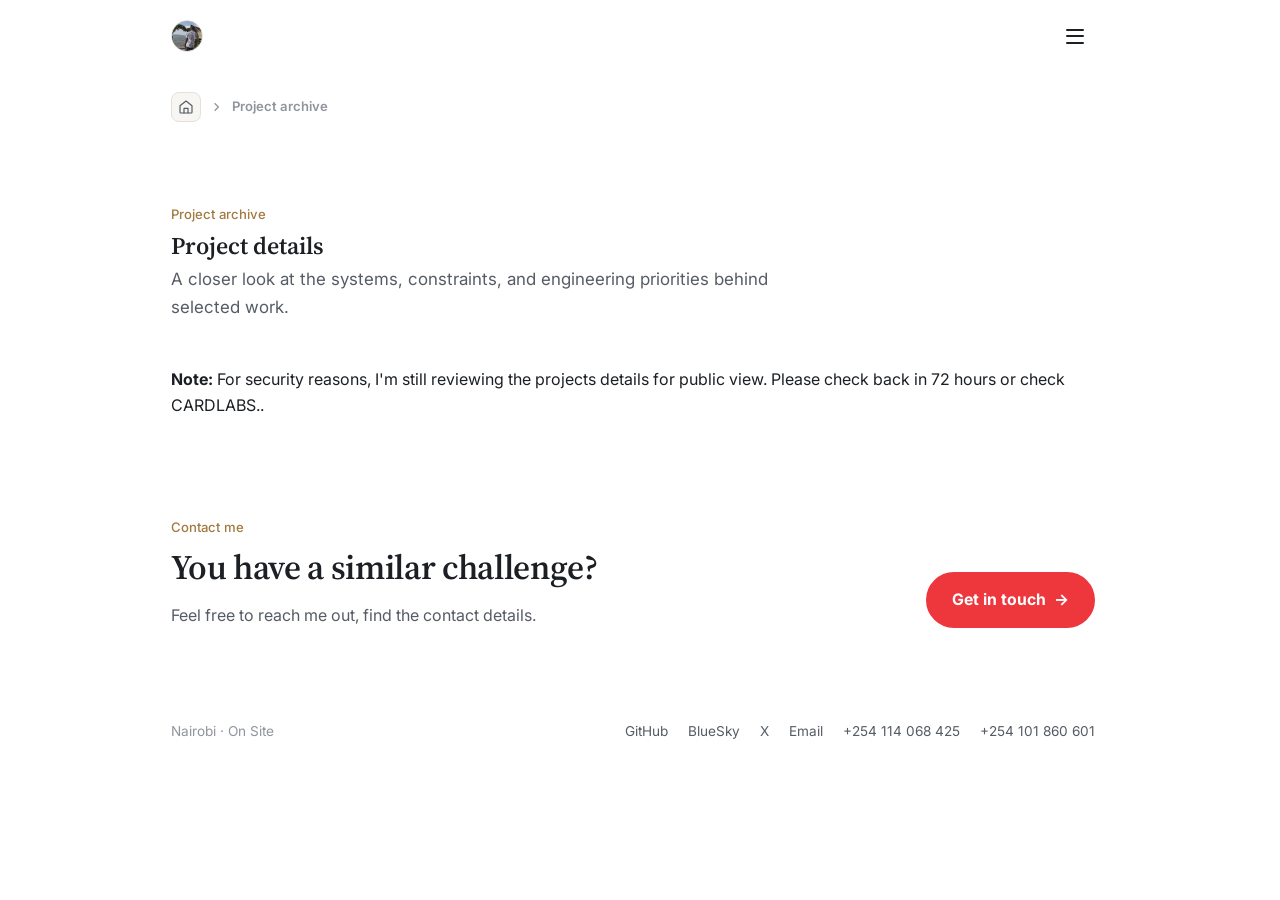
<file: more-projects.html>
<!DOCTYPE html>
<html lang="en">

<head>
  <meta charset="UTF-8">
  <meta name="viewport" content="width=device-width, initial-scale=1, viewport-fit=cover">
  <title>Project details | Peter Barasa</title>
  <link rel="icon" href="static/favicon.ico" sizes="any">
  <link rel="icon" type="image/png" sizes="32x32" href="static/favicon-32x32.png">
  <link rel="icon" type="image/png" sizes="16x16" href="static/favicon-16x16.png">
  <link rel="apple-touch-icon" sizes="180x180" href="static/apple-touch-icon.png">
  <link rel="manifest" href="static/site.webmanifest">
  <meta name="theme-color" content="#ffffff">
  <link rel="preconnect" href="https://fonts.googleapis.com">
  <link rel="preconnect" href="https://fonts.gstatic.com" crossorigin>
  <link
    href="https://fonts.googleapis.com/css2?family=Source+Serif+4:opsz,wght@8..60,400;8..60,500;8..60,600;8..60,700&family=Inter:wght@400;500;600&display=swap"
    rel="stylesheet">
  <link rel="stylesheet" href="static/site.css">
  <script src="static/site.js" defer></script>
</head>

<body>
  <header class="nav">
    <div class="nav-inner">
      <a class="nav-id" href="index.html">
        <span class="avatar media">
          <img src="static/me.jpeg" alt="Peter Barasa" width="32" height="32" decoding="async">
        </span>
      </a>
      <button type="button" class="menu-btn" id="menuBtn" aria-expanded="false" aria-controls="sidebar"
        aria-label="Open menu">
        <span class="bar"></span>
        <span class="bar"></span>
        <span class="bar"></span>
      </button>
    </div>
  </header>

  <div class="sidebar-overlay" id="sidebarOverlay"></div>

  <aside class="sidebar" id="sidebar" aria-hidden="true">
    <nav class="links" aria-label="Site navigation">
      <a href="index.html">
        <svg viewBox="0 0 24 24" fill="none" stroke="currentColor" stroke-width="1.7" stroke-linecap="round"
          stroke-linejoin="round" aria-hidden="true">
          <path d="m3 10 9-7 9 7v10a1 1 0 0 1-1 1H4a1 1 0 0 1-1-1V10Z" />
          <path d="M9 21v-7h6v7" />
        </svg>
        Home
      </a>
      <a href="experience.html#philosophy">
        <svg viewBox="0 0 24 24" fill="none" stroke="currentColor" stroke-width="1.7" stroke-linecap="round"
          stroke-linejoin="round" aria-hidden="true">
          <path d="M9 18h6" />
          <path d="M10 22h4" />
          <path
            d="M15.09 14c.18-.98.65-1.74 1.41-2.5A4.65 4.65 0 0 0 18 8 6 6 0 0 0 6 8c0 1 .23 2.23 1.5 3.5A4.61 4.61 0 0 1 8.91 14" />
        </svg>
        Philosophy
      </a>
      <a href="experience.html#arsenal">
        <svg viewBox="0 0 24 24" fill="none" stroke="currentColor" stroke-width="1.7" stroke-linecap="round"
          stroke-linejoin="round" aria-hidden="true">
          <path d="M21 8.5 12 3.5 3 8.5v7L12 20.5l9-5v-7Z" />
          <path d="M3 8.5 12 13.5l9-5" />
          <path d="M12 13.5v7" />
        </svg>
        Arsenal
      </a>
      <a href="projects.html">
        <svg viewBox="0 0 24 24" fill="none" stroke="currentColor" stroke-width="1.7" stroke-linecap="round"
          stroke-linejoin="round" aria-hidden="true">
          <path d="m12 2 9 5-9 5-9-5 9-5Z" />
          <path d="m3 12 9 5 9-5" />
          <path d="m3 17 9 5 9-5" />
        </svg>
        Projects
      </a>
      <a href="focus.html#domain">
        <svg viewBox="0 0 24 24" fill="none" stroke="currentColor" stroke-width="1.7" stroke-linecap="round"
          stroke-linejoin="round" aria-hidden="true">
          <rect x="2" y="5" width="20" height="14" rx="2.5" />
          <path d="M2 10h20" />
        </svg>
        FinTech
      </a>
      <a href="focus.html#ai-workflows">
        <svg viewBox="0 0 24 24" fill="none" stroke="currentColor" stroke-width="1.7" stroke-linecap="round"
          stroke-linejoin="round" aria-hidden="true">
          <path d="M12 2.5 13.9 8 19.5 9.9 13.9 11.8 12 17.3 10.1 11.8 4.5 9.9 10.1 8 12 2.5Z" />
          <path d="M18.5 15.5 19.3 17.7 21.5 18.5 19.3 19.3 18.5 21.5 17.7 19.3 15.5 18.5 17.7 17.7 18.5 15.5Z" />
        </svg>
        AI Workflows
      </a>
      <a href="focus.html#research">
        <svg viewBox="0 0 24 24" fill="none" stroke="currentColor" stroke-width="1.7" stroke-linecap="round"
          stroke-linejoin="round" aria-hidden="true">
          <path d="M3 17 9 11l4 4 8-8" />
          <path d="M15 7h6v6" />
        </svg>
        Research
      </a>
      <a href="community.html">
        <svg viewBox="0 0 24 24" fill="none" stroke="currentColor" stroke-width="1.7" stroke-linecap="round"
          stroke-linejoin="round" aria-hidden="true">
          <path d="M16 20v-1.5A3.5 3.5 0 0 0 12.5 15h-5A3.5 3.5 0 0 0 4 18.5V20" />
          <circle cx="10" cy="7" r="3" />
          <path d="M17 9a3 3 0 1 0 0-6M20 20v-1.5a3.5 3.5 0 0 0-2.5-3.35" />
        </svg>
        Community
      </a>
      <a href="articles.html">
        <svg viewBox="0 0 24 24" fill="none" stroke="currentColor" stroke-width="1.7" stroke-linecap="round"
          stroke-linejoin="round" aria-hidden="true">
          <path d="M5 3h11l3 3v15H5z" />
          <path d="M8 10h8M8 14h8M8 18h5" />
        </svg>
        Articles
      </a>

      <a href="education.html">
        <svg viewBox="0 0 24 24" fill="none" stroke="currentColor" stroke-width="1.7" stroke-linecap="round"
          stroke-linejoin="round" aria-hidden="true">
          <path d="M22 9.5 12 4.5 2 9.5l10 5 10-5Z" />
          <path d="M6 11.8V16c0 1.4 2.7 2.5 6 2.5s6-1.1 6-2.5v-4.2" />
        </svg>
        Education
      </a>
      <a href="contact.html">
        <svg viewBox="0 0 24 24" fill="none" stroke="currentColor" stroke-width="1.7" stroke-linecap="round"
          stroke-linejoin="round" aria-hidden="true">
          <rect x="2.5" y="4.5" width="19" height="15" rx="2.5" />
          <path d="m3.5 7 8.5 6 8.5-6" />
        </svg>
        Connect
      </a>
    </nav>
    <div class="sidebar-foot">
      <a href="https://github.com/barasapeter" target="_blank" rel="noopener">GitHub</a>
      <a href="https://bsky.app/profile/barasapeter.bsky.social" target="_blank" rel="noopener">BlueSky</a>
      <a href="https://x.com/devilmusk" target="_blank" rel="noopener">X</a>
    </div>
  </aside>
  <div class="page-trail wrap" aria-label="You are here">
    <a href="index.html" aria-label="Home">
      <svg viewBox="0 0 24 24" fill="none" stroke="currentColor" stroke-width="1.8" stroke-linecap="round"
        stroke-linejoin="round" aria-hidden="true">
        <path d="m3 10 9-7 9 7v10a1 1 0 0 1-1 1H4a1 1 0 0 1-1-1V10Z" />
        <path d="M9 21v-7h6v7" />
      </svg>
    </a>
    <svg class="trail-arrow" viewBox="0 0 24 24" fill="none" stroke="currentColor" stroke-width="2" aria-hidden="true">
      <path d="m9 18 6-6-6-6" />
    </svg>
    <span aria-current="page">Project archive</span>
  </div>
  <main id="top">
    <section class="wrap project-detail-intro">
      <span class="eyebrow">Project archive</span>
      <h1>Project details</h1>
      <p class="lede">A closer look at the systems, constraints, and engineering priorities behind selected work.</p>
      <p><strong>Note:</strong> For security reasons, I'm still reviewing the projects details for public view. Please
        check back in 72 hours or check CARDLABS..</p>
      <!-- TODO: I will put more projects here... -->


    </section>


    <section class="page-next wrap" aria-label="Continue exploring">
      <span class="eyebrow">Contact me</span>
      <div class="page-next-inner">
        <div>
          <h2>You have a similar challenge?</h2>
          <p>Feel free to reach me out, find the contact details.</p>
        </div><a class="btn primary" href="contact.html">Get in touch <span aria-hidden="true">→</span></a>
      </div>
    </section>
  </main>
  <footer class="wrap">
    <div class="footer-inner">
      <span>Nairobi · On Site</span>
      <div class="footer-links">
        <a href="https://github.com/barasapeter" target="_blank" rel="noopener">GitHub</a>
        <a href="https://bsky.app/profile/barasapeter.bsky.social" target="_blank" rel="noopener">BlueSky</a>
        <a href="https://x.com/devilmusk" target="_blank" rel="noopener">X</a>
        <a
          href="https://cardlabs.cloud/cdn-cgi/l/email-protection#9bf9fae9fae8faebfeeffee9aea9dbfcf6faf2f7b5f8f4f6">Email</a>
        <a href="tel:+254114068425">+254 114 068 425</a>
        <a href="tel:+254101860601">+254 101 860 601</a>
      </div>

    </div>
  </footer>
</body>

</html>
</file>
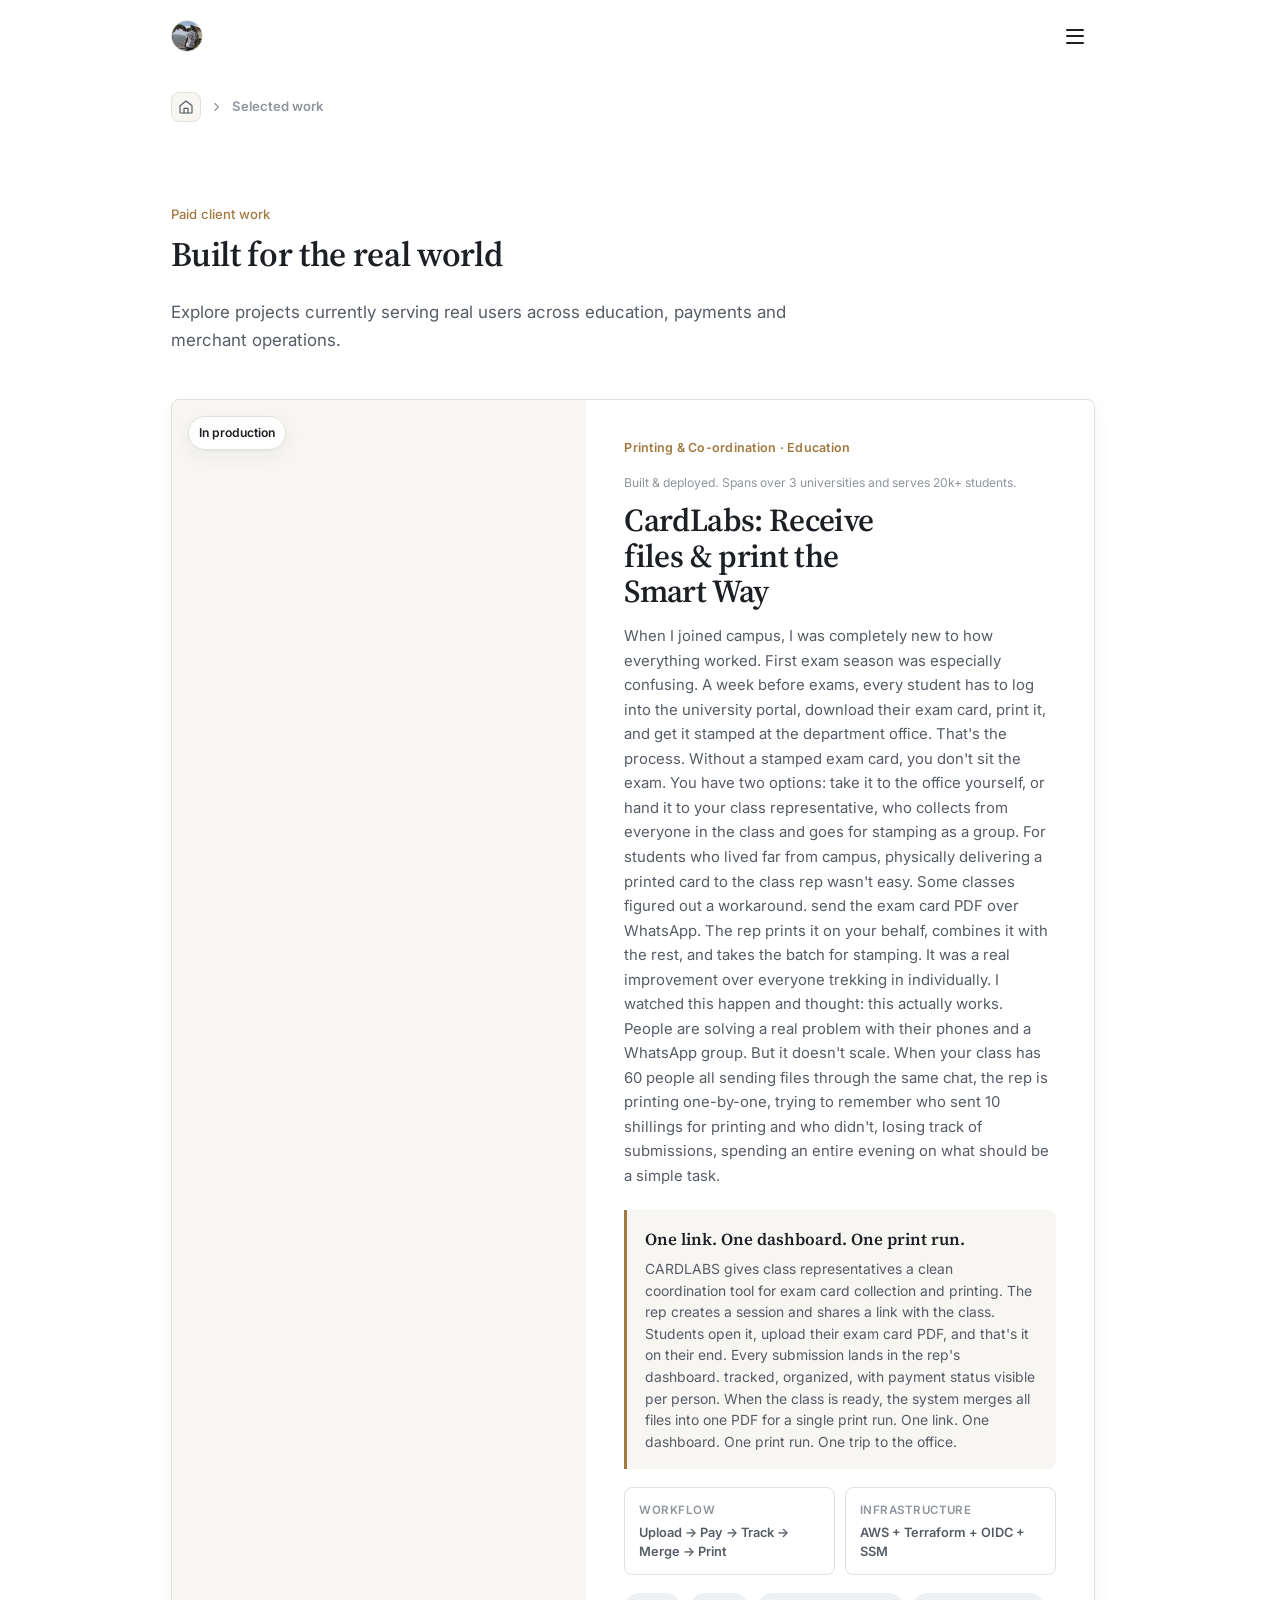
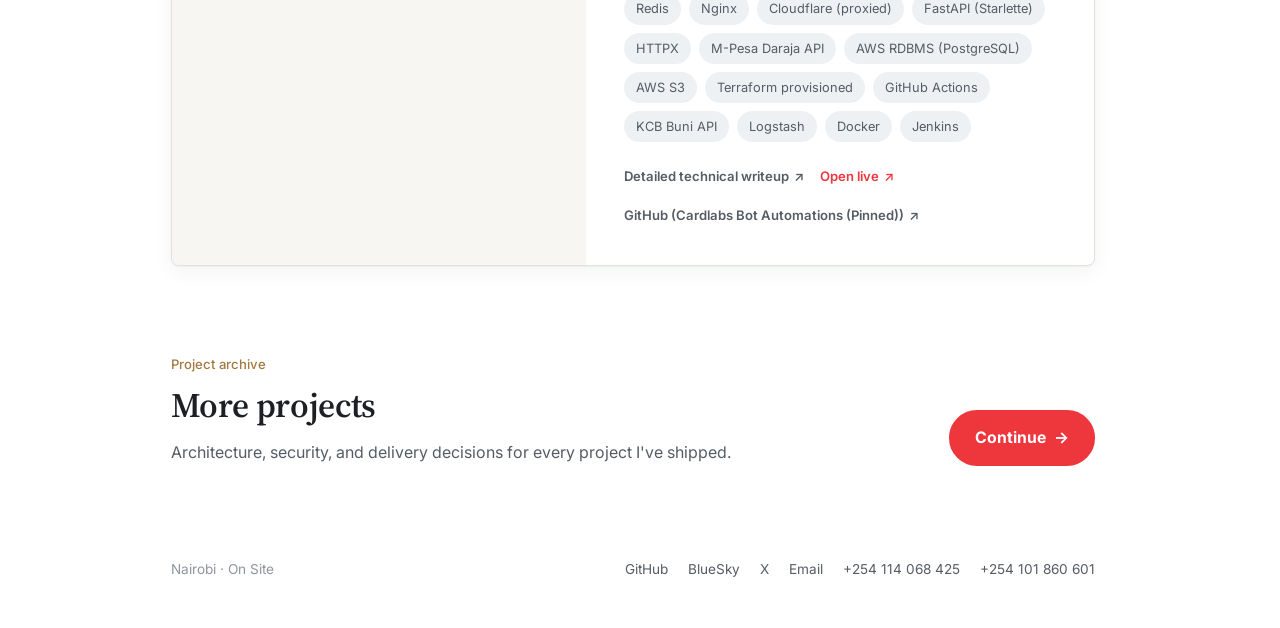
<file: projects.html>
<!DOCTYPE html>
<html lang="en">

<head>
  <meta charset="UTF-8">
  <meta name="viewport" content="width=device-width, initial-scale=1, viewport-fit=cover">
  <title>Projects | Peter Barasa</title>
  <link rel="icon" href="static/favicon.ico" sizes="any">
  <link rel="icon" type="image/png" sizes="32x32" href="static/favicon-32x32.png">
  <link rel="icon" type="image/png" sizes="16x16" href="static/favicon-16x16.png">
  <link rel="apple-touch-icon" sizes="180x180" href="static/apple-touch-icon.png">
  <link rel="manifest" href="static/site.webmanifest">
  <meta name="theme-color" content="#ffffff">
  <link rel="preconnect" href="https://fonts.googleapis.com">
  <link rel="preconnect" href="https://fonts.gstatic.com" crossorigin>
  <link
    href="https://fonts.googleapis.com/css2?family=Source+Serif+4:opsz,wght@8..60,400;8..60,500;8..60,600;8..60,700&family=Inter:wght@400;500;600&display=swap"
    rel="stylesheet">
  <link rel="stylesheet" href="static/site.css">
  <link rel="stylesheet" href="static/projects.css">
  <script src="static/site.js" defer></script>
</head>

<body>
  <header class="nav">
    <div class="nav-inner">
      <a class="nav-id" href="index.html">
        <span class="avatar media">
          <img src="static/me.jpeg" alt="Peter Barasa" width="32" height="32" decoding="async">
        </span>
      </a>
      <button type="button" class="menu-btn" id="menuBtn" aria-expanded="false" aria-controls="sidebar"
        aria-label="Open menu">
        <span class="bar"></span>
        <span class="bar"></span>
        <span class="bar"></span>
      </button>
    </div>
  </header>

  <div class="sidebar-overlay" id="sidebarOverlay"></div>

  <aside class="sidebar" id="sidebar" aria-hidden="true">
    <nav class="links" aria-label="Site navigation">
      <a href="index.html">
        <svg viewBox="0 0 24 24" fill="none" stroke="currentColor" stroke-width="1.7" stroke-linecap="round"
          stroke-linejoin="round" aria-hidden="true">
          <path d="m3 10 9-7 9 7v10a1 1 0 0 1-1 1H4a1 1 0 0 1-1-1V10Z" />
          <path d="M9 21v-7h6v7" />
        </svg>
        Home
      </a>
      <a href="experience.html#philosophy">
        <svg viewBox="0 0 24 24" fill="none" stroke="currentColor" stroke-width="1.7" stroke-linecap="round"
          stroke-linejoin="round" aria-hidden="true">
          <path d="M9 18h6" />
          <path d="M10 22h4" />
          <path
            d="M15.09 14c.18-.98.65-1.74 1.41-2.5A4.65 4.65 0 0 0 18 8 6 6 0 0 0 6 8c0 1 .23 2.23 1.5 3.5A4.61 4.61 0 0 1 8.91 14" />
        </svg>
        Philosophy
      </a>
      <a href="experience.html#arsenal">
        <svg viewBox="0 0 24 24" fill="none" stroke="currentColor" stroke-width="1.7" stroke-linecap="round"
          stroke-linejoin="round" aria-hidden="true">
          <path d="M21 8.5 12 3.5 3 8.5v7L12 20.5l9-5v-7Z" />
          <path d="M3 8.5 12 13.5l9-5" />
          <path d="M12 13.5v7" />
        </svg>
        Arsenal
      </a>
      <a href="projects.html">
        <svg viewBox="0 0 24 24" fill="none" stroke="currentColor" stroke-width="1.7" stroke-linecap="round"
          stroke-linejoin="round" aria-hidden="true">
          <path d="m12 2 9 5-9 5-9-5 9-5Z" />
          <path d="m3 12 9 5 9-5" />
          <path d="m3 17 9 5 9-5" />
        </svg>
        Projects
      </a>
      <a href="focus.html#domain">
        <svg viewBox="0 0 24 24" fill="none" stroke="currentColor" stroke-width="1.7" stroke-linecap="round"
          stroke-linejoin="round" aria-hidden="true">
          <rect x="2" y="5" width="20" height="14" rx="2.5" />
          <path d="M2 10h20" />
        </svg>
        FinTech
      </a>
      <a href="focus.html#ai-workflows">
        <svg viewBox="0 0 24 24" fill="none" stroke="currentColor" stroke-width="1.7" stroke-linecap="round"
          stroke-linejoin="round" aria-hidden="true">
          <path d="M12 2.5 13.9 8 19.5 9.9 13.9 11.8 12 17.3 10.1 11.8 4.5 9.9 10.1 8 12 2.5Z" />
          <path d="M18.5 15.5 19.3 17.7 21.5 18.5 19.3 19.3 18.5 21.5 17.7 19.3 15.5 18.5 17.7 17.7 18.5 15.5Z" />
        </svg>
        AI Workflows
      </a>
      <a href="focus.html#research">
        <svg viewBox="0 0 24 24" fill="none" stroke="currentColor" stroke-width="1.7" stroke-linecap="round"
          stroke-linejoin="round" aria-hidden="true">
          <path d="M3 17 9 11l4 4 8-8" />
          <path d="M15 7h6v6" />
        </svg>
        Research
      </a>
      <a href="community.html">
        <svg viewBox="0 0 24 24" fill="none" stroke="currentColor" stroke-width="1.7" stroke-linecap="round"
          stroke-linejoin="round" aria-hidden="true">
          <path d="M16 20v-1.5A3.5 3.5 0 0 0 12.5 15h-5A3.5 3.5 0 0 0 4 18.5V20" />
          <circle cx="10" cy="7" r="3" />
          <path d="M17 9a3 3 0 1 0 0-6M20 20v-1.5a3.5 3.5 0 0 0-2.5-3.35" />
        </svg>
        Community
      </a>
      <a href="articles.html">
        <svg viewBox="0 0 24 24" fill="none" stroke="currentColor" stroke-width="1.7" stroke-linecap="round"
          stroke-linejoin="round" aria-hidden="true">
          <path d="M5 3h11l3 3v15H5z" />
          <path d="M8 10h8M8 14h8M8 18h5" />
        </svg>
        Articles
      </a>

      <a href="education.html">
        <svg viewBox="0 0 24 24" fill="none" stroke="currentColor" stroke-width="1.7" stroke-linecap="round"
          stroke-linejoin="round" aria-hidden="true">
          <path d="M22 9.5 12 4.5 2 9.5l10 5 10-5Z" />
          <path d="M6 11.8V16c0 1.4 2.7 2.5 6 2.5s6-1.1 6-2.5v-4.2" />
        </svg>
        Education
      </a>
      <a href="contact.html">
        <svg viewBox="0 0 24 24" fill="none" stroke="currentColor" stroke-width="1.7" stroke-linecap="round"
          stroke-linejoin="round" aria-hidden="true">
          <rect x="2.5" y="4.5" width="19" height="15" rx="2.5" />
          <path d="m3.5 7 8.5 6 8.5-6" />
        </svg>
        Connect
      </a>
    </nav>
    <div class="sidebar-foot">
      <a href="https://github.com/barasapeter" target="_blank" rel="noopener">GitHub</a>
      <a href="https://bsky.app/profile/barasapeter.bsky.social" target="_blank" rel="noopener">BlueSky</a>
      <a href="https://x.com/devilmusk" target="_blank" rel="noopener">X</a>
    </div>
  </aside>
  <div class="page-trail wrap" aria-label="You are here">
    <a href="index.html" aria-label="Home">
      <svg viewBox="0 0 24 24" fill="none" stroke="currentColor" stroke-width="1.8" stroke-linecap="round"
        stroke-linejoin="round" aria-hidden="true">
        <path d="m3 10 9-7 9 7v10a1 1 0 0 1-1 1H4a1 1 0 0 1-1-1V10Z" />
        <path d="M9 21v-7h6v7" />
      </svg>
    </a>
    <svg class="trail-arrow" viewBox="0 0 24 24" fill="none" stroke="currentColor" stroke-width="2" aria-hidden="true">
      <path d="m9 18 6-6-6-6" />
    </svg>
    <span aria-current="page">Selected work</span>
  </div>
  <main id="top">
    <section class="wrap project-section">
      <span class="eyebrow">Paid client work</span>
      <h2>Built for the real world</h2>
      <p class="lede">Explore projects currently serving real users across education, payments and merchant operations.
      </p>
      <div class="project-grid">
        <article class="project-card project-card-featured">
          <div class="project-card-media">
            <picture>
              <source media="(max-width: 760px)" srcset="static/projects/cardlabs-horizontal.png">
              <img src="static/projects/cardlabs-vertical.png"
                alt="CardLabs coordinator dashboard showing exam-card submissions and payment status" loading="lazy"
                decoding="async">
            </picture>

            <span class="project-card-badge">In production</span>
          </div>
          <div class="project-card-body">
            <div class="project-card-kicker">
              <span class="kicker">Printing & Co-ordination · Education</span>
              <span class="project-card-status">Built & deployed. Spans over 3 universities and serves 20k+
                students.</span>
            </div>

            <h3>CardLabs: Receive files & print the Smart Way</h3>

            <p class="project-card-problem">
              When I joined campus, I was completely new to how everything worked. First exam season was especially
              confusing.

              A week before exams, every student has to log into the university portal, download their exam card, print
              it, and get it stamped at the department office. That's the process. Without a stamped exam card, you
              don't sit the exam.

              You have two options: take it to the office yourself, or hand it to your class representative, who
              collects from everyone in the class and goes for stamping as a group.

              For students who lived far from campus, physically delivering a printed card to the class rep wasn't easy.
              Some classes figured out a workaround. send the exam card PDF over WhatsApp. The rep prints it on your
              behalf, combines it with the rest, and takes the batch for stamping. It was a real improvement over
              everyone trekking in individually.

              I watched this happen and thought: this actually works. People are solving a real problem with their
              phones and a WhatsApp group. But it doesn't scale. When your class has 60 people all sending files through
              the same chat, the rep is printing one-by-one, trying to remember who sent 10 shillings for printing and
              who didn't, losing track of submissions, spending an entire evening on what should be a simple task.

            </p>

            <div class="project-card-pitch">
              <strong>One link. One dashboard. One print run.</strong>
              <span>
                CARDLABS gives class representatives a clean coordination tool for exam card collection and printing.

                The rep creates a session and shares a link with the class. Students open it, upload their exam card
                PDF,
                and that's it on their end. Every submission lands in the rep's dashboard. tracked, organized, with
                payment status visible per person. When the class is ready, the system merges all files into one PDF for
                a
                single print run.

                One link. One dashboard. One print run. One trip to the office.
              </span>
            </div>

            <div class="project-card-proof">
              <div>
                <span>Workflow</span>
                <strong>Upload → Pay → Track → Merge → Print</strong>
              </div>
              <div>
                <span>Infrastructure</span>
                <strong>AWS + Terraform + OIDC + SSM</strong>
              </div>
            </div>
            <div class="stack-row">
              <span>Redis</span>
              <span>Nginx</span>
              <span>Cloudflare (proxied)</span>
              <span>FastAPI (Starlette)</span>
              <span>HTTPX</span>
              <span>M-Pesa Daraja API</span>
              <span>AWS RDBMS (PostgreSQL)</span>
              <span>AWS S3</span>
              <span>Terraform provisioned</span>
              <span>GitHub Actions</span>
              <span>KCB Buni API</span>
              <span>Logstash</span>
              <span>Docker</span>
              <span>Jenkins</span>
            </div>

            <div class="project-card-actions">
              <a href="cl-writeup.html" class="project-card-link">
                Detailed technical writeup
                <span aria-hidden="true">↗</span>
              </a>

              <a href="https://app.cardlabs.cloud" class="project-card-link project-card-link-primary" target="_blank"
                rel="noopener">
                Open live
                <span aria-hidden="true">↗</span>
              </a>

              <a href="https://github.com/barasapeter/" class="project-card-link" target="_blank" rel="noopener">
                GitHub (Cardlabs Bot Automations (Pinned))
                <span aria-hidden="true">↗</span>
              </a>
            </div>
          </div>
        </article>
        <article class="project-card" style="display: none;">
          <img src="static/projects/cardlabs-landing-page.png" alt="" loading="lazy" decoding="async">
          <div class="project-card-body">
            <span class="kicker">Merchant operations</span>
            <h3>MobiLedger settlement workspace</h3>
            <p>A clear operational layer for reconciling collections, payouts, and exception queues.</p>
            <div class="stack-row"><span>PostgreSQL</span><span>Queues</span><span>Audit trails</span></div>
          </div>
        </article>
        <article class="project-card" style="display: none;">
          <img src="static/projects/cardlabs-landing-page.png" alt="" loading="lazy" decoding="async">
          <div class="project-card-body">
            <span class="kicker">FinTech reliability</span>
            <h3>Kifaru Payments API</h3>
            <p>A resilient payments integration designed around idempotency, retries, and safe recovery.</p>
            <div class="stack-row"><span>Java</span><span>Redis</span><span>Monitoring</span></div>
          </div>
        </article>
      </div>
    </section>

    <section class="wrap project-section" style="display: none;">
      <span class="eyebrow">Open source</span>
      <h2>Open-source systems</h2>
      <p class="lede">Reusable technical foundations for secure, observable services.</p>
      <div class="project-grid">
        <article class="project-card">
          <img src="static/projects/cardlabs-landing-page.png" alt="" loading="lazy" decoding="async">
          <div class="project-card-body">
            <span class="kicker">Identity</span>
            <h3>Enterprise FinTech Authentication Service</h3>
            <p>A secure authentication foundation for high-trust financial systems.</p>
            <div class="stack-row"><span>OAuth2</span><span>PostgreSQL</span><span>Redis</span></div>
          </div>
        </article>
        <article class="project-card">
          <img src="static/projects/cardlabs-landing-page.png" alt="" loading="lazy" decoding="async">
          <div class="project-card-body">
            <span class="kicker">Commerce</span>
            <h3>Cloud-Native E-Commerce Platform</h3>
            <p>A scalable reference platform for services, delivery pipelines, and operations.</p>
            <div class="stack-row"><span>FastAPI</span><span>Kubernetes</span><span>Terraform</span></div>
          </div>
        </article>
        <article class="project-card">
          <img src="static/projects/cardlabs-landing-page.png" alt="" loading="lazy" decoding="async">
          <div class="project-card-body">
            <span class="kicker">Operations</span>
            <h3>Production Observability Platform</h3>
            <p>A single view of metrics, traces, and logs for distributed services.</p>
            <div class="stack-row"><span>Prometheus</span><span>Grafana</span><span>OpenTelemetry</span></div>
          </div>
        </article>
      </div>
    </section>

    <section class="page-next wrap" aria-label="More project details">
      <span class="eyebrow">Project archive</span>
      <div class="page-next-inner">
        <div>
          <h2>More projects</h2>
          <p>Architecture, security, and delivery decisions for every project I've shipped.</p>
        </div>
        <a class="btn primary" href="more-projects.html">Continue <span aria-hidden="true">→</span></a>
      </div>
    </section>
  </main>
  <footer class="wrap">
    <div class="footer-inner">
      <span>Nairobi · On Site</span>
      <div class="footer-links">
        <a href="https://github.com/barasapeter" target="_blank" rel="noopener">GitHub</a>
        <a href="https://bsky.app/profile/barasapeter.bsky.social" target="_blank" rel="noopener">BlueSky</a>
        <a href="https://x.com/devilmusk" target="_blank" rel="noopener">X</a>
        <a
          href="https://cardlabs.cloud/cdn-cgi/l/email-protection#9bf9fae9fae8faebfeeffee9aea9dbfcf6faf2f7b5f8f4f6">Email</a>
        <a href="tel:+254114068425">+254 114 068 425</a>
        <a href="tel:+254101860601">+254 101 860 601</a>
      </div>

    </div>
  </footer>
</body>

</html>
</file>
<file: static/site.css>
:root {
  --bg: #ffffff;
  --bg-soft: #f7f6f3;
  --surface: #ffffff;
  --ink: #1c2024;
  --ink-soft: #565c65;
  --ink-faint: #90959d;
  --line: #e4e1da;
  --accent: #ee363d;
  --accent-soft: #eef1f4;
  --gold: #a2793f;
  --gold-soft: #f4ede1;
  --shadow: 0 1px 2px rgba(28, 32, 36, 0.04), 0 6px 20px rgba(28, 32, 36, 0.05);
  --radius: 8px;
  --font-serif: "Source Serif 4", Georgia, "Times New Roman", serif;
  --font-sans:
    "Inter", -apple-system, BlinkMacSystemFont, "Segoe UI", sans-serif;
  --header-h: 74px;
  --skel-base: var(--bg-soft);
  --skel-hi: var(--line);
  color-scheme: light;
}

* {
  box-sizing: border-box;
}

html {
  scroll-behavior: smooth;
  scroll-padding-top: calc(
    var(--header-h, 74px) + 16px + env(safe-area-inset-top, 0px)
  );
  scrollbar-gutter: stable;
}

body {
  margin: 0;
  background: var(--bg);
  color: var(--ink);
  font-family: var(--font-sans);
  font-size: 16px;
  line-height: 1.65;
  padding-top: env(safe-area-inset-top, 0px);
  padding-bottom: env(safe-area-inset-bottom, 0px);
  -webkit-font-smoothing: antialiased;
}

.name {
  background-color: var(--accent);
  color: #fff;
  border-radius: 8px;
  padding-left: 10px;
  padding-right: 10px;
}

.pr {
  color: var(--accent);
}

img {
  max-width: 100%;
  display: block;
}

html.fonts-loading .hero,
html.fonts-loading .nav-name {
  visibility: hidden;
}

a {
  color: inherit;
}

::selection {
  background: var(--accent);
  color: #fff;
}

:focus-visible {
  outline: 2px solid var(--accent);
  outline-offset: 3px;
}

.wrap {
  width: 100%;
  max-width: 980px;
  margin-inline: auto;
  padding-inline: clamp(20px, 4vw, 28px);
}

h1,
h2,
h3,
h4 {
  font-family: var(--font-serif);
  font-weight: 600;
  margin: 0;
  color: var(--ink);
}

p {
  margin: 0;
}

header.nav {
  position: sticky;
  top: env(safe-area-inset-top, 0px);
  z-index: 80;
  background: color-mix(in srgb, var(--bg) 88%, transparent);
  -webkit-backdrop-filter: blur(12px);
  backdrop-filter: blur(12px);
  transition: background-color 0.25s ease;
}

body.sidebar-locked header.nav {
  background: var(--bg);
}

.nav-inner {
  width: 100%;
  max-width: 980px;
  margin-inline: auto;
  padding-inline: clamp(20px, 4vw, 28px);
  padding-block: 16px;
  display: flex;
  align-items: center;
  justify-content: space-between;
  gap: 20px;
}

.nav-id {
  display: flex;
  align-items: center;
  gap: 11px;
  text-decoration: none;
  font-family: var(--font-serif);
  font-weight: 600;
  font-size: 1.05rem;
  min-width: 0;
  color: var(--accent);
}

.nav-id .avatar {
  width: 32px;
  height: 32px;
  border-radius: 50%;
  border: 1px solid var(--line);
  flex-shrink: 0;
  overflow: hidden;
}

.nav-id .avatar img {
  width: 100%;
  height: 100%;
  object-fit: cover;
  display: block;
}

.nav-id .nav-name {
  white-space: nowrap;
  overflow: hidden;
  text-overflow: ellipsis;
  min-width: 0;
}

.menu-btn {
  --line-w: 18px;
  --line-h: 1.5px;
  --line-gap: 5px;
  --shift: calc(var(--line-h) + var(--line-gap));
  display: flex;
  flex-direction: column;
  align-items: center;
  justify-content: center;
  gap: var(--line-gap);
  width: 40px;
  height: 40px;
  padding: 0;
  margin: 0;
  border: 0;
  border-radius: 8px;
  background: transparent;
  box-shadow: none;
  cursor: pointer;
  flex-shrink: 0;
  -webkit-tap-highlight-color: transparent;
  transition: background-color 0.15s ease;
}

.menu-btn:hover {
  background: var(--accent-soft);
}

.menu-btn:active {
  background: color-mix(in srgb, var(--accent-soft) 60%, var(--line));
}

.menu-btn .bar {
  display: block;
  width: var(--line-w);
  height: var(--line-h);
  background: var(--ink);
  border-radius: 1px;
  transition:
    transform 0.3s cubic-bezier(0.4, 0, 0.2, 1),
    opacity 0.2s ease;
  will-change: transform, opacity;
}

.menu-btn[aria-expanded="true"] .bar:nth-child(1) {
  transform: translateY(var(--shift)) rotate(45deg);
}

.menu-btn[aria-expanded="true"] .bar:nth-child(2) {
  opacity: 0;
}

.menu-btn[aria-expanded="true"] .bar:nth-child(3) {
  transform: translateY(calc(-1 * var(--shift))) rotate(-45deg);
}

.sidebar-overlay {
  position: fixed;
  top: calc(var(--header-h, 74px) + env(safe-area-inset-top, 0px));
  left: 0;
  right: 0;
  bottom: 0;
  background: rgba(20, 22, 26, 0.35);
  opacity: 0;
  pointer-events: none;
  transition: opacity 0.28s ease;
  z-index: 60;
}

.sidebar-overlay.open {
  opacity: 1;
  pointer-events: auto;
}

.sidebar {
  position: fixed;
  top: 0;
  right: 0;
  height: 100%;
  width: min(300px, 80vw);
  padding-top: calc(var(--header-h, 74px) + env(safe-area-inset-top, 0px));
  background: var(--surface);
  border-left: 1px solid var(--line);
  box-shadow: -16px 0 40px -24px rgba(20, 22, 26, 0.35);
  z-index: 70;
  display: flex;
  flex-direction: column;
  transform: translateX(100%);
  visibility: hidden;
  transition:
    transform 0.28s cubic-bezier(0.32, 0.72, 0.28, 1),
    visibility 0s linear 0.28s;
  will-change: transform;
}

.sidebar.open {
  transform: translateX(0);
  visibility: visible;
  transition:
    transform 0.28s cubic-bezier(0.32, 0.72, 0.28, 1),
    visibility 0s;
}

nav.links {
  display: flex;
  flex-direction: column;
  gap: 2px;
  padding: 14px 12px;
  overflow-y: auto;
  flex: 1 1 auto;
  font-size: 0.95rem;
  -webkit-overflow-scrolling: touch;
}

nav.links a {
  position: relative;
  display: flex;
  align-items: center;
  gap: 13px;
  text-decoration: none;
  color: var(--ink-soft);
  font-weight: 500;
  padding: 12px 14px;
  border-radius: 10px;
  transition:
    background-color 0.18s ease,
    color 0.18s ease;
}

nav.links a svg {
  width: 18px;
  height: 18px;
  flex-shrink: 0;
  opacity: 0.65;
  transition:
    opacity 0.18s ease,
    color 0.18s ease;
}

nav.links a:hover,
nav.links a:focus-visible {
  background: var(--accent-soft);
  color: var(--ink);
}

nav.links a:hover svg,
nav.links a:focus-visible svg {
  opacity: 1;
  color: var(--accent);
}

nav.links a.active {
  background: var(--accent-soft);
  color: var(--accent);
  font-weight: 600;
}

nav.links a.active svg {
  opacity: 1;
  color: var(--accent);
}

nav.links a.active::before {
  content: "";
  position: absolute;
  right: -12px;
  top: 50%;
  transform: translateY(-50%);
  width: 3px;
  height: 20px;
  border-radius: 3px 0 0 3px;
  background: var(--accent);
}

.sidebar-foot {
  margin-top: auto;
  padding: 14px 16px calc(16px + env(safe-area-inset-bottom, 0px));
  display: flex;
  gap: 8px;
}

.sidebar-foot a {
  flex: 1 1 0;
  text-align: center;
  text-decoration: none;
  font-size: 0.78rem;
  font-weight: 500;
  color: var(--ink-soft);
  background: var(--bg-soft);
  border: 1px solid var(--line);
  padding: 9px 6px;
  border-radius: 10px;
  transition:
    color 0.18s ease,
    border-color 0.18s ease;
}

.sidebar-foot a:hover {
  color: var(--accent);
  border-color: var(--accent);
}

body.sidebar-locked {
  overflow: hidden;
}

@media (prefers-reduced-motion: reduce) {
  .sidebar,
  .sidebar-overlay,
  nav.links a,
  nav.links a svg,
  .menu-btn .bar {
    transition: none !important;
  }
}

section {
  padding-block: clamp(46px, 8vw, 78px);
}

section.alt {
  background: var(--bg-soft);
}

.eyebrow {
  font-size: 0.82rem;
  color: var(--gold);
  margin-bottom: 14px;
  font-weight: 500;
}

h2 {
  font-size: clamp(1.6rem, 2.8vw, 2.15rem);
  margin-bottom: 16px;
  letter-spacing: -0.01em;
}

.lede {
  color: var(--ink-soft);
  max-width: 60ch;
  margin-bottom: clamp(28px, 4vw, 44px);
  font-size: 1.06rem;
}

/* ---------------------------------------------------------------
       HERO
       --------------------------------------------------------------- */

.hero {
  padding-block: clamp(32px, 5vw, 72px) clamp(40px, 6vw, 80px);
}

.hero-grid {
  display: grid;
  grid-template-columns: minmax(0, 1.12fr) minmax(0, 0.72fr);
  gap: clamp(28px, 5vw, 60px);
  align-items: start;
}

.hero .role {
  font-size: clamp(0.82rem, 1.4vw, 0.95rem);
  color: var(--gold);
  font-weight: 500;
  margin-bottom: 10px;
}

.hero h1 {
  font-size: clamp(1.9rem, 5.4vw, 3.1rem);
  line-height: 1.13;
  letter-spacing: -0.02em;
  margin-bottom: 14px;
  text-wrap: balance;
}

.hero .headline {
  font-family: var(--font-serif);
  font-size: clamp(1.35rem, 3vw, 1.9rem);
  line-height: 1.25;
  letter-spacing: -0.01em;
  font-weight: 500;
  color: var(--ink);
  margin-bottom: 22px;
  max-width: 42ch;
  text-wrap: balance;
}

.hero .desc-primary {
  color: var(--ink-soft);
  font-size: clamp(0.92rem, 1.3vw, 1rem);
  max-width: 50ch;
  margin-bottom: 20px;
  line-height: 1.6;
}

/* --- Hero callout: "Operating principle" (minimal) --- */

.hero-note {
  margin-top: 28px;
  max-width: 56ch;
  padding: clamp(18px, 2.6vw, 24px) clamp(20px, 3vw, 28px);
  background: var(--bg-soft);
  border-left: 3px solid var(--gold);
  border-radius: 0 var(--radius) var(--radius) 0;
}

.hero-note p {
  color: var(--ink-soft);
  font-size: 0.95rem;
  line-height: 1.7;
}

.hero-ctas {
  display: flex;
  gap: 12px;
  flex-wrap: nowrap;
}

.btn {
  font-family: var(--font-sans);
  font-size: 0.99rem;
  font-weight: bold;
  padding: 13px 24px;
  border-radius: 40px;
  text-decoration: none;
  display: inline-flex;
  align-items: center;
  gap: 8px;
  border: 2px solid var(--line);
  color: var(--ink);
  transition:
    border-color 0.15s ease,
    background-color 0.15s ease;
  white-space: nowrap;
}

.btn.primary {
  background: var(--accent);
  border-color: var(--accent);
  color: #fff;
}

.btn.primary:hover {
  background: color-mix(in srgb, var(--accent) 85%, black);
}

.btn:not(.primary):hover {
  border-color: var(--accent);
}

.btn-icon {
  width: 1em;
  height: 1em;
  display: block;
  flex-shrink: 0;
}

.hero-photo {
  justify-self: end;
  width: 100%;
  max-width: 340px;
  aspect-ratio: 4 / 5;
  border-radius: var(--radius);
  overflow: hidden;
  border: 1px solid var(--line);
  background: var(--bg-soft);
  box-shadow: var(--shadow);
}

.hero-photo img {
  width: 100%;
  height: 100%;
  object-fit: cover;
  object-position: center 22%;
}

.stat-strip {
  display: grid;
  grid-template-columns: repeat(3, minmax(0, 1fr));
  gap: clamp(24px, 4vw, 48px);
  margin-top: clamp(44px, 6vw, 68px);
  padding-top: 0;
}

.stat-strip .stat {
  padding-block: 4px;
}

.stat .num {
  font-family: var(--font-serif);
  font-size: clamp(1.35rem, 3vw, 1.7rem);
  color: var(--accent);
  display: block;
  line-height: 1.2;
}

.stat .label {
  font-size: 0.85rem;
  color: var(--ink-faint);
  margin-top: 6px;
  display: block;
}

.quote-block {
  font-family: var(--font-serif);
  font-size: clamp(1.15rem, 2.2vw, 1.35rem);
  line-height: 1.5;
  color: var(--ink);
  max-width: 66ch;
  margin: 0 0 clamp(32px, 4vw, 44px);
  padding-left: clamp(16px, 3vw, 24px);
  border-left: 3px solid var(--gold);
}

.motive-list {
  display: grid;
  grid-template-columns: repeat(auto-fit, minmax(260px, 1fr));
  gap: 32px 40px;
}

.motive-list .item {
  display: flex;
  gap: 16px;
}

.motive-list .mark {
  font-family: var(--font-serif);
  color: var(--gold);
  font-size: 1.2rem;
  flex-shrink: 0;
  line-height: 1.6;
}

.motive-list p {
  color: var(--ink-soft);
  font-size: 0.98rem;
}

.role-chips {
  display: flex;
  flex-wrap: wrap;
  gap: 10px;
  margin-top: 40px;
}

.chip {
  font-size: 0.85rem;
  color: var(--ink-soft);
  background: var(--accent-soft);
  padding: 7px 15px;
  border-radius: 40px;
}

/* ---------------------------------------------------------------
       ENGINEERING PHILOSOPHY TOPICS PANEL
       --------------------------------------------------------------- */

.philosophy-topics {
  margin-top: clamp(36px, 5vw, 56px);
  padding: clamp(22px, 3.2vw, 34px);
  background: var(--surface);
  border: 1px solid var(--line);
  border-radius: var(--radius);
  box-shadow: var(--shadow);
}

.philosophy-topics .topics-title {
  font-family: var(--font-serif);
  font-size: clamp(1.05rem, 2.2vw, 1.28rem);
  font-weight: 600;
  line-height: 1.4;
  letter-spacing: -0.01em;
  color: var(--ink);
  margin-bottom: 18px;
}

.philosophy-topics .role-chips {
  margin-top: 0;
  gap: 9px;
}

a.chip {
  display: inline-flex;
  align-items: center;
  gap: 7px;
  text-decoration: none;
  border: 1px solid transparent;
}

a.chip .chip-arrow {
  width: 13px;
  height: 13px;
  flex-shrink: 0;
  opacity: 0.5;
  transition:
    transform 0.18s ease,
    opacity 0.18s ease;
}

a.chip:hover,
a.chip:focus-visible {
  background: var(--bg);
  color: var(--accent);
  border-color: color-mix(in srgb, var(--accent) 45%, transparent);
}

a.chip:hover .chip-arrow,
a.chip:focus-visible .chip-arrow {
  opacity: 1;
  transform: translateX(2px);
}

.topics-cta {
  display: flex;
  align-items: center;
  flex-wrap: wrap;
  gap: 12px;
  margin-top: clamp(22px, 3vw, 28px);
  padding-top: clamp(20px, 3vw, 26px);
}

.topics-cta .btn {
  font-size: 0.92rem;
  padding: 11px 20px;
}

@media (prefers-reduced-motion: reduce) {
  a.chip,
  a.chip .chip-arrow {
    transition: none !important;
  }
}

.arsenal-list {
  display: flex;
  flex-direction: column;
}

.arsenal-row {
  display: grid;
  grid-template-columns: minmax(180px, 240px) 1fr;
  gap: clamp(16px, 4vw, 32px);
  padding-block: clamp(24px, 3.5vw, 36px);
}

.arsenal-row h3 {
  font-size: 1.12rem;
}

.arsenal-row .kicker {
  display: block;
  font-size: 0.82rem;
  color: var(--gold);
  margin-bottom: 6px;
  font-family: var(--font-sans);
  font-weight: 500;
}

.arsenal-row .tools {
  color: var(--ink-faint);
  font-size: 0.88rem;
  margin-top: 10px;
}

.arsenal-row ul {
  margin: 0;
  padding-left: 18px;
  color: var(--ink-soft);
  font-size: 0.95rem;
}

.arsenal-row li {
  margin-bottom: 6px;
}

.project {
  background: var(--surface);
  border: 1px solid var(--line);
  border-radius: var(--radius);
  padding: clamp(22px, 3.4vw, 34px);
  margin-bottom: 22px;
  box-shadow: var(--shadow);
}

.project-head {
  display: flex;
  justify-content: space-between;
  align-items: baseline;
  gap: 16px;
  flex-wrap: wrap;
  margin-bottom: 12px;
}

.project-head h3 {
  font-size: 1.25rem;
}

.project-head a.visit {
  font-size: 0.86rem;
  color: var(--accent);
  text-decoration: none;
  border-bottom: 1px solid color-mix(in srgb, var(--accent) 40%, transparent);
  white-space: nowrap;
  font-family: var(--font-sans);
}

.project-head a.visit:hover {
  border-color: var(--accent);
}

.project p.desc {
  color: var(--ink-soft);
  margin-bottom: 22px;
  max-width: 70ch;
}

.project-cols {
  display: grid;
  grid-template-columns: repeat(auto-fit, minmax(190px, 1fr));
  gap: 22px;
  margin-bottom: 20px;
}

.project-cols h4 {
  font-size: 0.82rem;
  color: var(--gold);
  margin: 0 0 9px;
  font-weight: 500;
}

.project-cols ul {
  margin: 0;
  padding-left: 16px;
  font-size: 0.9rem;
  color: var(--ink-soft);
}

.project-cols li {
  margin-bottom: 5px;
}

.stack-row {
  display: flex;
  flex-wrap: wrap;
  gap: 8px;
}

.stack-row span {
  font-size: 0.8rem;
  color: var(--ink-soft);
  background: var(--accent-soft);
  padding: 5px 12px;
  border-radius: 40px;
}

.two-col {
  display: grid;
  grid-template-columns: repeat(auto-fit, minmax(260px, 1fr));
  gap: clamp(28px, 5vw, 56px);
}

.two-col h4 {
  font-size: 0.95rem;
  color: var(--accent);
  margin-bottom: 16px;
  font-family: var(--font-sans);
  font-weight: 600;
}

.two-col ul {
  margin: 0;
  padding-left: 18px;
  color: var(--ink-soft);
  font-size: 0.97rem;
}

.two-col li {
  margin-bottom: 10px;
}

.flow-grid {
  display: grid;
  grid-template-columns: repeat(auto-fit, minmax(190px, 1fr));
  gap: clamp(22px, 3vw, 28px);
  margin-bottom: 36px;
}

.flow-card h4 {
  font-size: 1.02rem;
  margin-bottom: 8px;
  font-family: var(--font-serif);
}

.flow-card p {
  font-size: 0.9rem;
  color: var(--ink-soft);
}

.flow-card .rule {
  width: 28px;
  height: 2px;
  background: var(--gold);
  margin-bottom: 14px;
}

.principle-grid {
  display: grid;
  grid-template-columns: repeat(3, minmax(0, 1fr));
  gap: clamp(28px, 4vw, 40px) clamp(32px, 5vw, 56px);
}

.principle-grid h4 {
  font-size: 1.05rem;
  margin-bottom: 14px;
}

.principle-grid ul {
  margin: 0;
  padding-left: 18px;
  color: var(--ink-soft);
  font-size: 0.95rem;
}

.principle-grid li {
  margin-bottom: 9px;
}

.principle-photo {
  justify-self: center;
  align-self: start;
  width: 100%;
  max-width: 220px;
  aspect-ratio: 4 / 5;
  border-radius: var(--radius);
  border: 1px solid var(--line);
  box-shadow: var(--shadow);
}

.principle-photo img {
  width: 100%;
  height: 100%;
  object-fit: cover;
  object-position: center 22%;
}

.edu-block {
  background: var(--surface);
  border: 1px solid var(--line);
  border-radius: var(--radius);
  padding: clamp(24px, 4vw, 40px);
  box-shadow: var(--shadow);
}

.edu-block h3 {
  font-size: 1.2rem;
  margin-bottom: 4px;
}

.edu-block .school {
  color: var(--accent);
  font-size: 0.95rem;
  margin-bottom: 26px;
  display: block;
  font-family: var(--font-sans);
}

.edu-cols {
  display: grid;
  grid-template-columns: repeat(auto-fit, minmax(200px, 1fr));
  gap: clamp(22px, 3vw, 30px);
}

.edu-cols h4 {
  font-size: 0.82rem;
  color: var(--ink-faint);
  margin-bottom: 10px;
  font-family: var(--font-sans);
  font-weight: 500;
}

.edu-cols ul {
  margin: 0;
  padding-left: 16px;
  font-size: 0.88rem;
  color: var(--ink-soft);
}

.edu-cols li {
  margin-bottom: 6px;
}

.cert-cols {
  display: grid;
  grid-template-columns: repeat(auto-fit, minmax(240px, 1fr));
  gap: clamp(28px, 4vw, 40px);
  margin-top: 56px;
}

.cert-cols h4 {
  font-size: 0.95rem;
  color: var(--accent);
  margin-bottom: 16px;
  font-family: var(--font-sans);
  font-weight: 600;
}

.cert-cols ul {
  margin: 0;
  padding-left: 18px;
  color: var(--ink-soft);
}

.cert-cols li {
  margin-bottom: 9px;
}

.connect-ctas {
  display: flex;
  gap: 14px;
  flex-wrap: wrap;
}

.page-trail {
  display: flex;
  align-items: center;
  gap: 8px;
  padding-top: 20px;
  color: var(--ink-faint);
  font-size: 0.82rem;
  font-weight: 600;
}

.page-trail a {
  display: grid;
  place-items: center;
  width: 30px;
  height: 30px;
  color: var(--ink-soft);
  background: var(--bg-soft);
  border: 1px solid var(--line);
  border-radius: 8px;
}

.page-trail a:hover {
  color: var(--accent);
}

.page-trail svg {
  width: 16px;
  height: 16px;
}

.page-trail .trail-arrow {
  width: 15px;
  color: var(--ink-faint);
}

.page-next {
  padding-top: clamp(36px, 6vw, 64px);
  padding-bottom: clamp(28px, 5vw, 52px);
}

.page-next-inner {
  display: flex;
  align-items: end;
  justify-content: space-between;
  gap: 24px;
}

.page-next h2 {
  font-size: clamp(1.55rem, 3vw, 2.15rem);
  margin-bottom: 6px;
}

.page-next p {
  color: var(--ink-soft);
  max-width: 58ch;
}

.project-section {
  padding-bottom: 20px;
}

.project-grid {
  display: grid;
  grid-template-columns: repeat(3, minmax(0, 1fr));
  gap: 18px;
  margin-top: 28px;
}

.project-card {
  overflow: hidden;
  background: var(--surface);
  border: 1px solid var(--line);
  border-radius: var(--radius);
  box-shadow: var(--shadow);
}

.project-card > img {
  width: 100%;
  aspect-ratio: 16 / 9;
  object-fit: cover;
}

.project-card-body {
  padding: 20px;
}

.project-card h3 {
  font-size: 1.3rem;
  margin: 5px 0 9px;
}

.project-card p {
  color: var(--ink-soft);
  font-size: 0.93rem;
}

.project-card .stack-row {
  margin-top: 18px;
}

.project-detail-intro {
  padding-bottom: 30px;
}

.project-detail {
  display: grid;
  grid-template-columns: minmax(220px, 0.75fr) minmax(0, 1.25fr);
  gap: clamp(24px, 5vw, 56px);
  align-items: start;
  padding: clamp(38px, 6vw, 72px) 0;
  max-width: 924px;
  margin: 0 auto;
  border-top: 1px solid var(--line);
}

.project-detail > img {
  width: 100%;
  aspect-ratio: 4 / 3;
  object-fit: cover;
  border-radius: var(--radius);
}

.project-detail h2 {
  font-size: clamp(1.55rem, 3vw, 2.15rem);
  margin: 5px 0 10px;
}

.project-detail .project-cols {
  margin-top: 22px;
}

.project-detail .project-cols p {
  color: var(--ink-soft);
  font-size: 0.92rem;
}

.articles-intro {
  padding-bottom: 28px;
}

.article-list {
  display: grid;
  grid-template-columns: repeat(3, minmax(0, 1fr));
  gap: 18px;
  padding-bottom: 48px;
}

.article-card {
  display: flex;
  flex-direction: column;
  align-items: flex-start;
  padding: clamp(22px, 3vw, 30px);
  background: var(--bg-soft);
  border-radius: var(--radius);
}

.article-card h2 {
  font-size: 1.4rem;
  line-height: 1.25;
  margin: 7px 0 12px;
}

.article-card p {
  color: var(--ink-soft);
  margin-bottom: 22px;
}

.text-link {
  color: var(--accent);
  text-decoration: none;
  font-weight: 600;
  margin-top: auto;
}

.text-link:hover {
  text-decoration: underline;
}

.community-intro {
  padding-bottom: 28px;
}

.community-list {
  display: grid;
  grid-template-columns: repeat(3, minmax(0, 1fr));
  gap: 18px;
  padding-bottom: 48px;
}

.community-card {
  overflow: hidden;
  background: var(--bg-soft);
  border-radius: var(--radius);
}

.community-card > img {
  width: 100%;
  aspect-ratio: 16 / 9;
  object-fit: cover;
}

.community-card-body {
  display: flex;
  flex-direction: column;
  align-items: flex-start;
  height: calc(100% - 1px);
  padding: clamp(24px, 3vw, 34px);
}

.community-card h2 {
  font-size: 1.45rem;
  line-height: 1.25;
  margin: 7px 0 12px;
}

.community-card p {
  color: var(--ink-soft);
  margin-bottom: 22px;
}

.community-featured {
  grid-column: span 2;
  background: var(--surface);
  border: 1px solid var(--line);
  box-shadow: var(--shadow);
}

.community-featured {
  display: grid;
  grid-template-columns: minmax(220px, 0.72fr) minmax(0, 1.28fr);
}

.community-featured > img {
  height: 100%;
  min-height: 260px;
  aspect-ratio: auto;
}

.community-topics {
  display: flex;
  flex-wrap: wrap;
  gap: 8px;
  margin: 4px 0 22px;
}

.community-topics span {
  padding: 6px 10px;
  border-radius: 99px;
  background: var(--accent-soft);
  color: var(--ink-soft);
  font-size: 0.82rem;
}

.community-social {
  padding-top: 10px;
  padding-bottom: 48px;
}

.community-social h2 {
  margin: 4px 0 6px;
}

.community-social > p {
  color: var(--ink-soft);
  margin-bottom: 20px;
}

.arsenal-list {
  display: grid;
  grid-template-columns: repeat(2, minmax(0, 1fr));
  gap: 16px;
}

.arsenal-row {
  display: flex;
  flex-direction: column;
  gap: 18px;
  min-width: 0;
  padding: clamp(22px, 3vw, 30px);
  background: var(--bg-soft);
  border-radius: var(--radius);
}

.arsenal-row .tools {
  line-height: 1.7;
  margin-top: 8px;
}

.arsenal-row ul {
  padding-left: 17px;
  font-size: 0.9rem;
}

/* Project details become self-contained cards, including at mobile widths. */
.project-detail {
  width: min(calc(100% - 40px), 924px);
  grid-template-columns: minmax(230px, 0.78fr) minmax(0, 1.22fr);
  gap: 0;
  overflow: hidden;
  padding: 0;
  margin: 0 auto 22px;
  background: var(--surface);
  border: 1px solid var(--line);
  border-radius: var(--radius);
  box-shadow: var(--shadow);
}

.project-detail > img {
  height: 100%;
  min-height: 260px;
  border-radius: 0;
}

.project-detail > div {
  padding: clamp(22px, 4vw, 38px);
}

.project-detail .lede {
  margin-bottom: 22px;
}

.project-detail .project-cols {
  margin: 0;
  gap: 10px;
}

.project-detail .project-cols > div {
  padding: 14px;
  background: var(--bg-soft);
  border-radius: 7px;
}

.project-detail .project-cols h4 {
  margin-bottom: 5px;
}

@media (max-width: 760px) {
  .arsenal-list {
    grid-template-columns: 1fr;
  }

  .project-detail {
    width: min(calc(100% - 32px), 560px);
    grid-template-columns: 1fr;
  }

  .project-detail > img {
    height: auto;
    min-height: 0;
    max-height: 230px;
    aspect-ratio: 16 / 9;
  }

  .project-detail > div {
    padding: 22px;
  }
}

@media (max-width: 760px) {
  .project-grid {
    grid-template-columns: 1fr;
  }

  .project-detail {
    grid-template-columns: 1fr;
  }

  .project-detail > img {
    max-height: 260px;
  }

  .article-list {
    grid-template-columns: 1fr;
  }

  .community-list {
    grid-template-columns: 1fr;
  }

  .community-featured {
    grid-column: auto;
  }

  .community-featured {
    display: block;
  }

  .community-featured > img {
    height: auto;
    min-height: 0;
    aspect-ratio: 16 / 9;
  }
}

@media (max-width: 620px) {
  .page-next-inner {
    align-items: flex-start;
    flex-direction: column;
  }
}

footer {
  padding: 40px 0 48px;
}

.footer-inner {
  display: flex;
  justify-content: space-between;
  align-items: center;
  flex-wrap: wrap;
  gap: 14px;
  font-size: 0.85rem;
  color: var(--ink-faint);
}

.footer-links {
  display: flex;
  gap: 20px;
  flex-wrap: wrap;
}

.footer-links a {
  text-decoration: none;
  color: var(--ink-soft);
}

.footer-links a:hover {
  color: var(--accent);
}

.media {
  position: relative;
  overflow: hidden;
  background-color: var(--skel-base);
  background-image: linear-gradient(
    90deg,
    var(--skel-base) 25%,
    var(--skel-hi) 37%,
    var(--skel-base) 63%
  );
  background-size: 400% 100%;
  background-repeat: no-repeat;
  background-position: 100% 50%;
  animation: skeleton-sweep 1.4s ease-in-out infinite;
}

@keyframes skeleton-sweep {
  0% {
    background-position: 100% 50%;
  }

  100% {
    background-position: 0% 50%;
  }
}

.media > img {
  opacity: 0;
  transition: opacity 0.35s ease;
}

.media.is-loaded,
.media.is-error {
  animation: none;
  background-image: none;
}

.media.is-loaded > img,
.media.is-error > img {
  opacity: 1;
}

@media (prefers-reduced-motion: reduce) {
  .media {
    animation: none;
  }

  .media > img {
    transition: none;
  }
}

/* ---------------------------------------------------------------
       RESPONSIVE
       --------------------------------------------------------------- */

@media (max-width: 900px) {
  .hero-grid {
    grid-template-columns: 1fr;
    gap: 26px;
  }

  .hero-photo {
    order: -1;
    justify-self: start;
    width: clamp(170px, 34vw, 250px);
    max-width: none;
  }

  .stat-strip {
    grid-template-columns: 1fr;
    gap: 20px;
  }

  .principle-grid {
    grid-template-columns: repeat(2, minmax(0, 1fr));
  }
}

@media (min-width: 761px) and (max-width: 900px) {
  .hero-grid {
    grid-template-columns: minmax(0, 1fr) minmax(210px, 28vw);
    align-items: start;
  }

  .hero-photo {
    order: initial;
    justify-self: end;
    width: 100%;
  }

  .hero .desc-primary,
  .hero-note {
    max-width: none;
  }

  .stat-strip {
    grid-template-columns: repeat(3, minmax(0, 1fr));
    gap: clamp(18px, 3vw, 32px);
  }
}

@media (max-width: 560px) {
  body {
    font-size: 15.5px;
  }

  .nav-inner {
    padding-block: 13px;
  }

  .hero-ctas {
    flex-direction: row;
    flex-wrap: nowrap;
    gap: 6px;
  }

  .hero-ctas .btn {
    flex: 1 1 0;
    min-width: 0;
    justify-content: center;
    padding: 11px 6px;
    font-size: clamp(0.72rem, 2.7vw, 0.84rem);
    gap: 5px;
  }

  .hero-ctas .btn-icon {
    width: 0.95em;
    height: 0.95em;
  }

  .hero-note {
    margin-top: 22px;
    max-width: none;
  }

  .project-head {
    flex-direction: column;
    align-items: flex-start;
    gap: 6px;
  }

  .connect-ctas {
    flex-direction: column;
    align-items: stretch;
  }

  .connect-ctas .btn {
    justify-content: center;
  }

  .footer-inner {
    flex-direction: column;
    align-items: flex-start;
  }

  .principle-grid {
    grid-template-columns: 1fr;
  }

  .principle-photo {
    max-width: 200px;
  }

  .topics-cta {
    flex-direction: column;
    align-items: stretch;
    gap: 10px;
  }

  .topics-cta .btn {
    justify-content: center;
    min-width: 0;
    white-space: normal;
    text-align: center;
    line-height: 1.3;
  }

  .topics-cta .btn .btn-icon {
    flex: 0 0 auto;
  }

  .philosophy-topics .role-chips {
    gap: 8px;
  }
}

@media (max-width: 380px) {
  .nav-id .nav-name {
    font-size: 0.98rem;
  }

  .hero-photo {
    width: clamp(150px, 46vw, 200px);
  }

  .hero-ctas {
    gap: 5px;
  }

  .hero-ctas .btn {
    padding: 10px 5px;
    font-size: 0.72rem;
    gap: 4px;
  }
}
</file>
<file: static/projects.css>
.project-card-featured {
  grid-column: 1 / -1;
  display: grid;
  grid-template-columns: minmax(320px, 0.9fr) minmax(0, 1.1fr);
}

.project-card-featured .project-card-media {
  position: relative;
  overflow: hidden;
  background: var(--bg-soft);
}

.project-card-featured .project-card-media picture {
  display: block;
  width: 100%;
}

.project-card-featured .project-card-media img {
  display: block;
  width: 100%;
  height: auto;
}

.project-card-badge {
  position: absolute;
  top: 16px;
  left: 16px;
  display: inline-flex;
  align-items: center;
  padding: 6px 10px;
  border-radius: 40px;
  background: rgba(255, 255, 255, 0.94);
  border: 1px solid var(--line);
  color: var(--ink);
  font-size: 0.76rem;
  font-weight: 600;
  box-shadow: var(--shadow);
}

.project-card-featured .project-card-body {
    display: flex;
    flex-direction: column;
    padding: clamp(24px, 3.5vw, 38px);
}

.project-card-kicker {
    display: flex;
    align-items: center;
    justify-content: space-between;
    gap: 14px;
    flex-wrap: wrap;
}

.project-card-featured .kicker {
    display: block;
    margin: 0;
    color: var(--gold);
    font-size: 0.78rem;
    font-weight: 600;
    letter-spacing: 0.02em;
}

.project-card-status {
    color: var(--ink-faint);
    font-size: 0.76rem;
}

.project-card-featured h3 {
    max-width: 16ch;
    margin: 10px 0 14px;
    font-size: clamp(1.55rem, 3vw, 2rem);
    line-height: 1.12;
    letter-spacing: -0.02em;
}

.project-card-problem {
    max-width: 58ch;
    color: var(--ink-soft);
    font-size: 0.95rem;
    line-height: 1.65;
}

.project-card-pitch {
    display: flex;
    flex-direction: column;
    gap: 5px;
    margin-top: 22px;
    padding: 16px 18px;
    background: var(--bg-soft);
    border-left: 3px solid var(--gold);
    border-radius: 0 var(--radius) var(--radius) 0;
}

.project-card-pitch strong {
    font-family: var(--font-serif);
    font-size: 1.05rem;
    font-weight: 600;
}

.project-card-pitch span {
    color: var(--ink-soft);
    font-size: 0.87rem;
    line-height: 1.55;
}

.project-card-proof {
    display: grid;
    grid-template-columns: repeat(2, minmax(0, 1fr));
    gap: 10px;
    margin-top: 18px;
}

.project-card-proof>div {
    padding: 13px 14px;
    background: var(--surface);
    border: 1px solid var(--line);
    border-radius: var(--radius);
}

.project-card-proof span {
    display: block;
    margin-bottom: 4px;
    color: var(--ink-faint);
    font-size: 0.72rem;
    font-weight: 600;
    text-transform: uppercase;
    letter-spacing: 0.04em;
}

.project-card-proof strong {
    display: block;
    color: var(--ink-soft);
    font-size: 0.8rem;
    line-height: 1.45;
    font-weight: 600;
}

.project-card-featured .stack-row {
    margin-top: 18px;
}

.project-card-featured .stack-row span {
    background: var(--accent-soft);
}

.project-card-actions {
    display: flex;
    align-items: center;
    flex-wrap: wrap;
    gap: 16px;
    margin-top: auto;
    padding-top: 24px;
}

.project-card-link {
    display: inline-flex;
    align-items: center;
    gap: 5px;
    color: var(--ink-soft);
    font-size: 0.82rem;
    font-weight: 600;
    text-decoration: none;
    border-bottom: 1px solid transparent;
}

.project-card-link:hover {
    color: var(--accent);
    border-color: color-mix(in srgb, var(--accent) 40%, transparent);
}

.project-card-link-primary {
    color: var(--accent);
}

@media (max-width: 760px) {
    .project-card-featured {
        grid-template-columns: 1fr;
    }

    .project-card-featured .project-card-media {
        min-height: 0;
    }

    .project-card-featured .project-card-media img {
        height: auto;
        min-height: 0;
        aspect-ratio: 16 / 9;
    }

    .project-card-featured h3 {
        max-width: none;
    }
}

@media (max-width: 480px) {
    .project-card-proof {
        grid-template-columns: 1fr;
    }

    .project-card-actions {
        align-items: flex-start;
        flex-direction: column;
        gap: 11px;
    }
}
</file>
